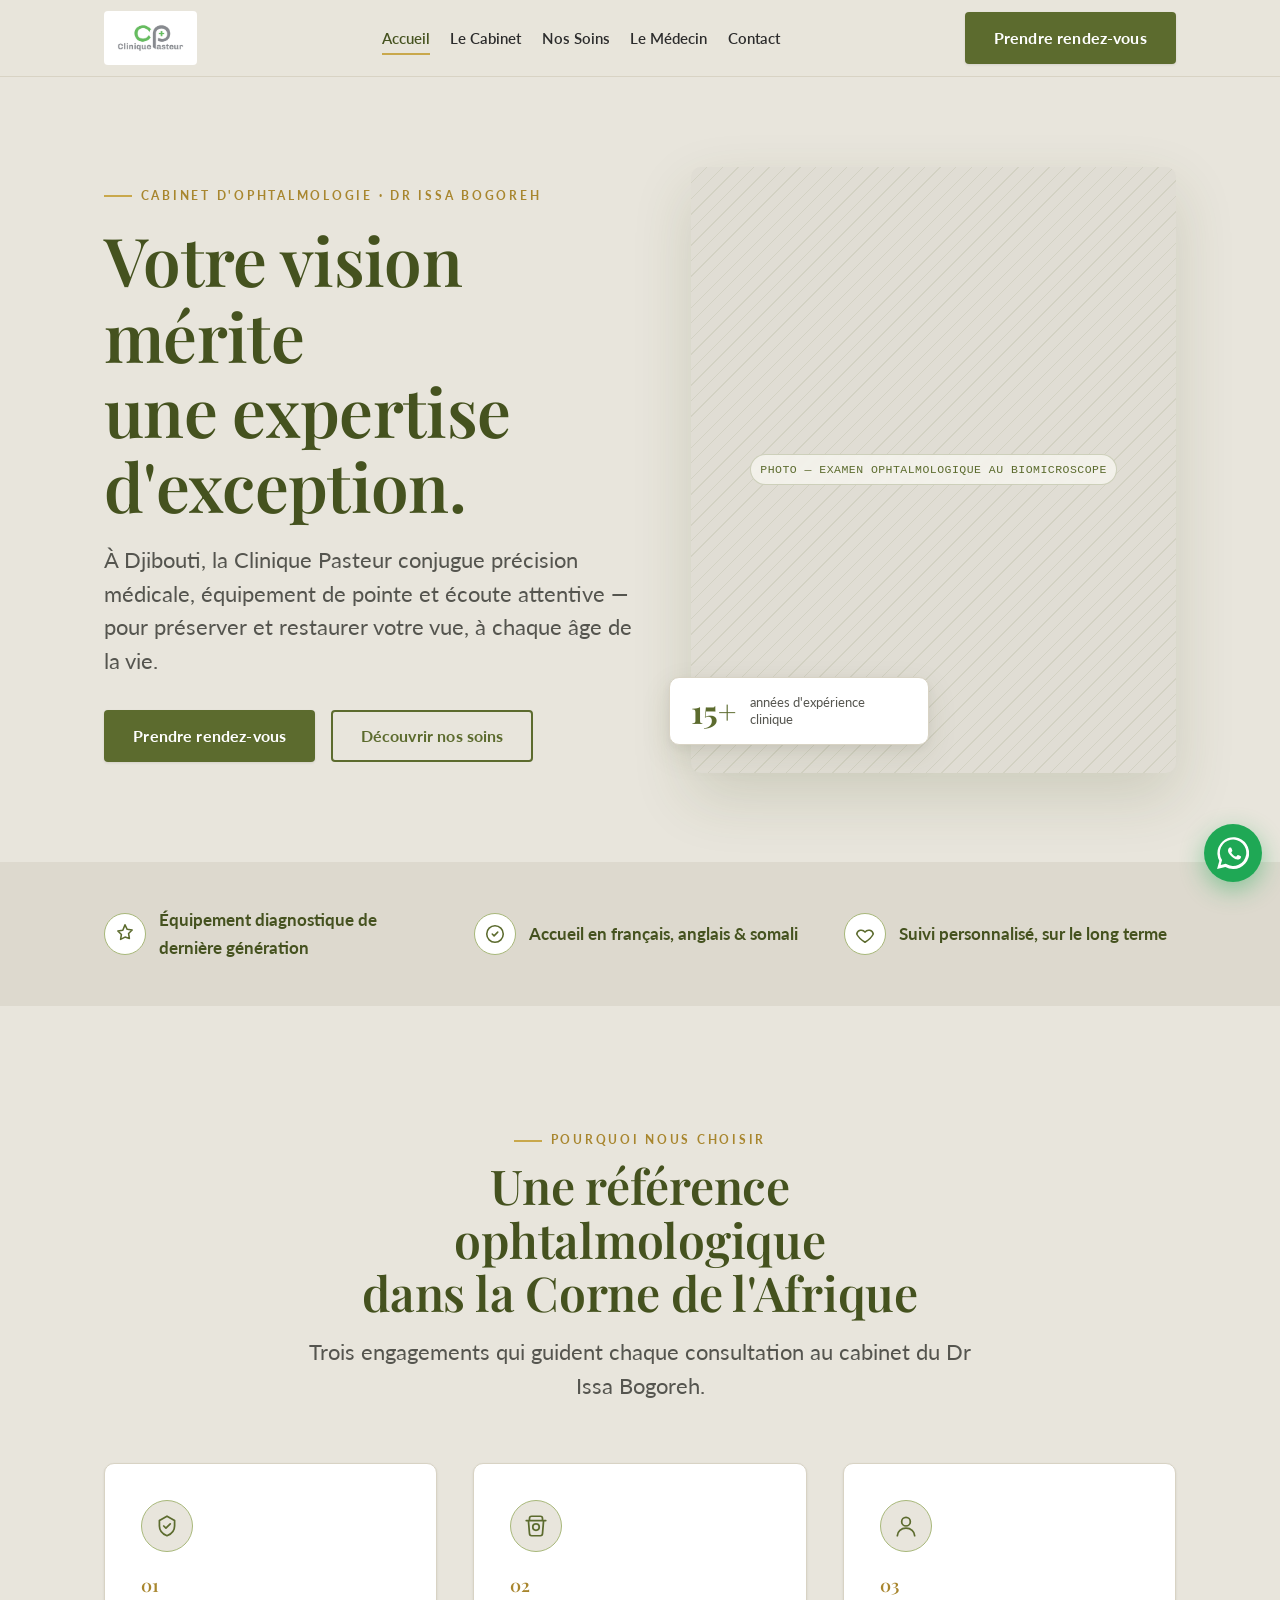
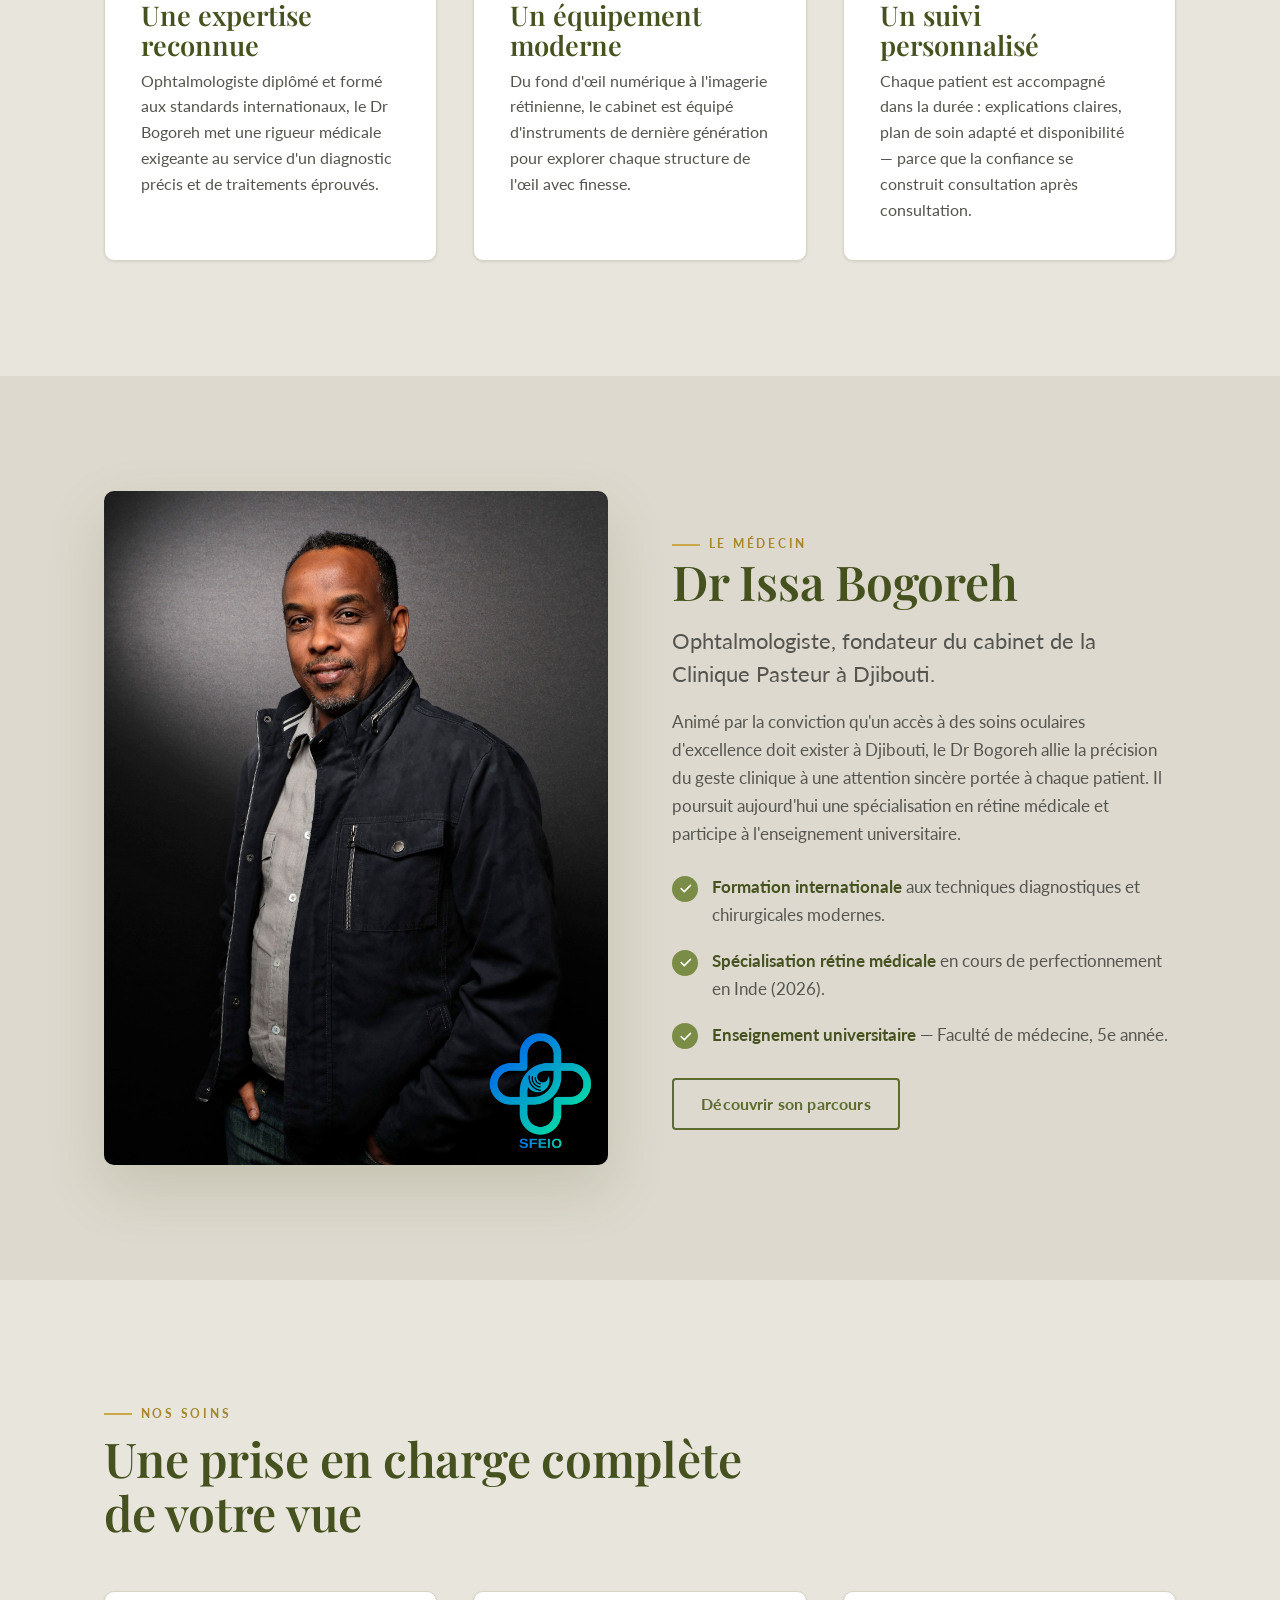
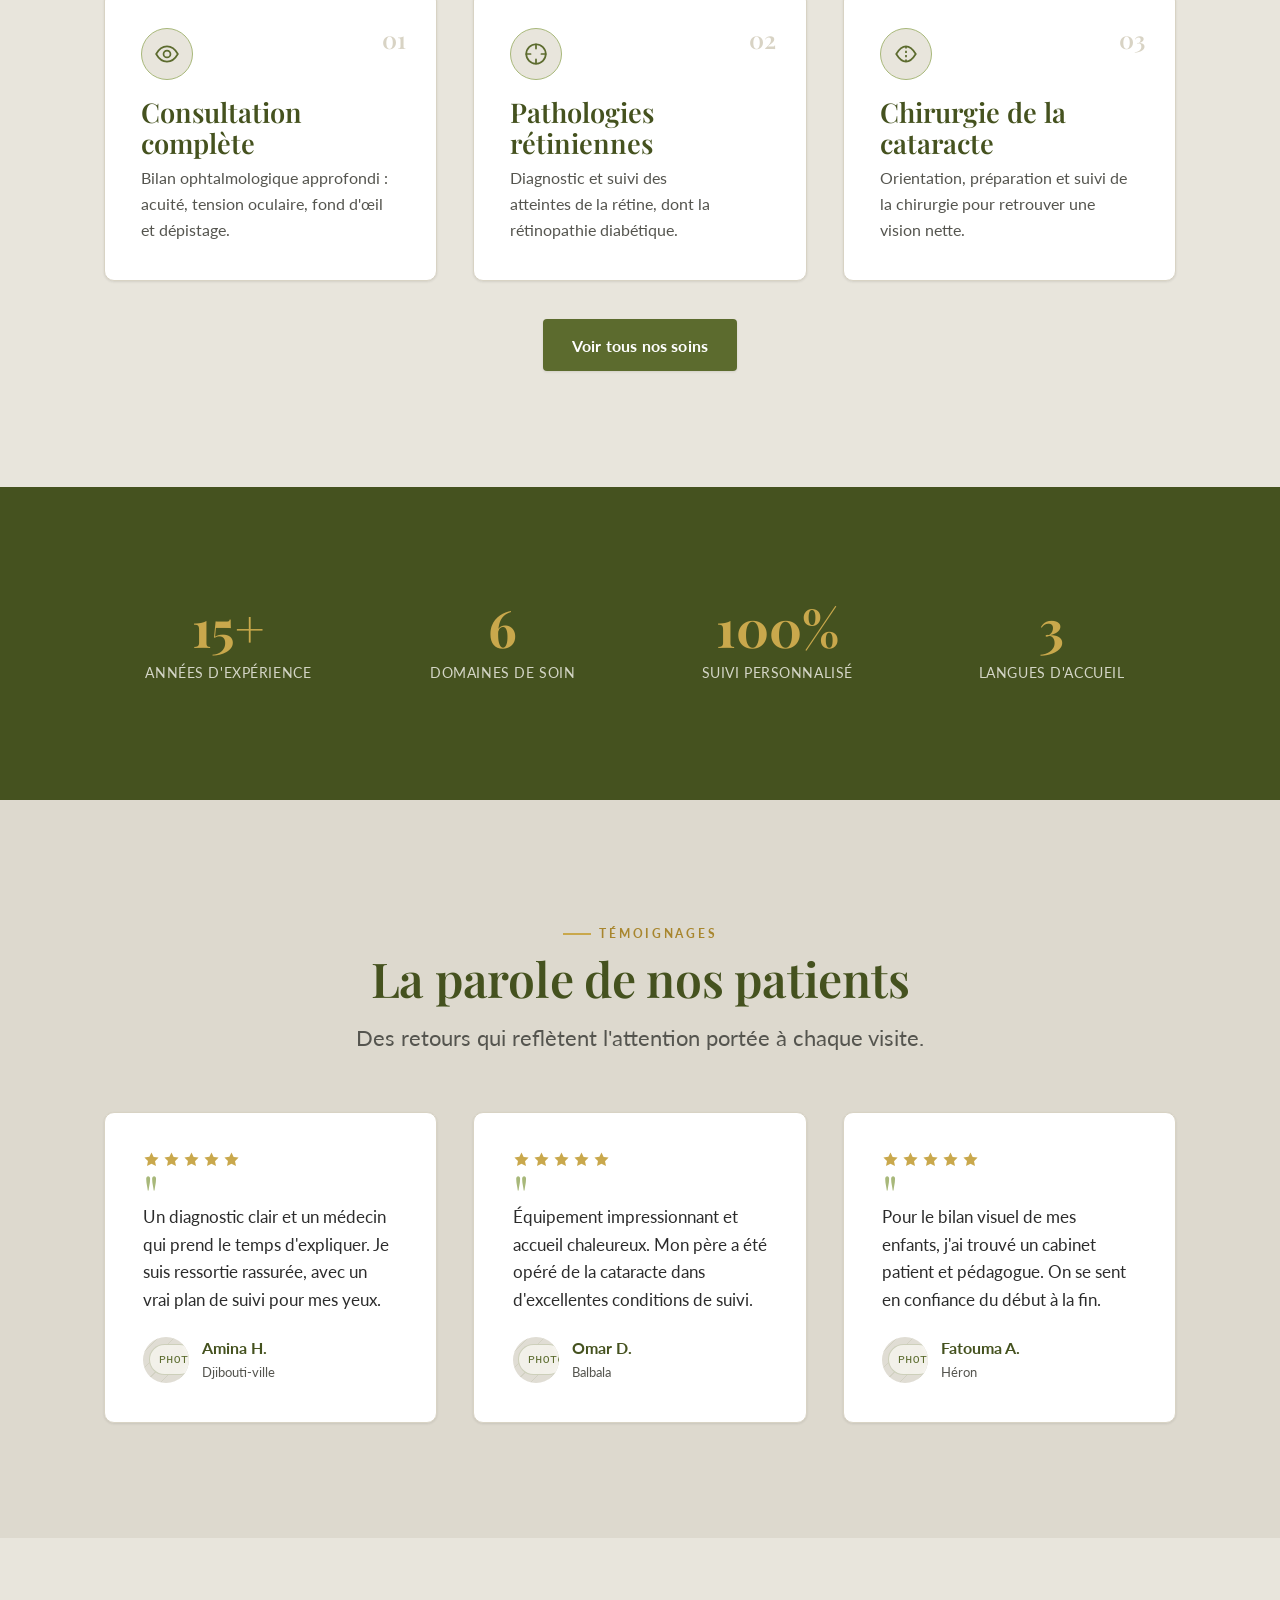
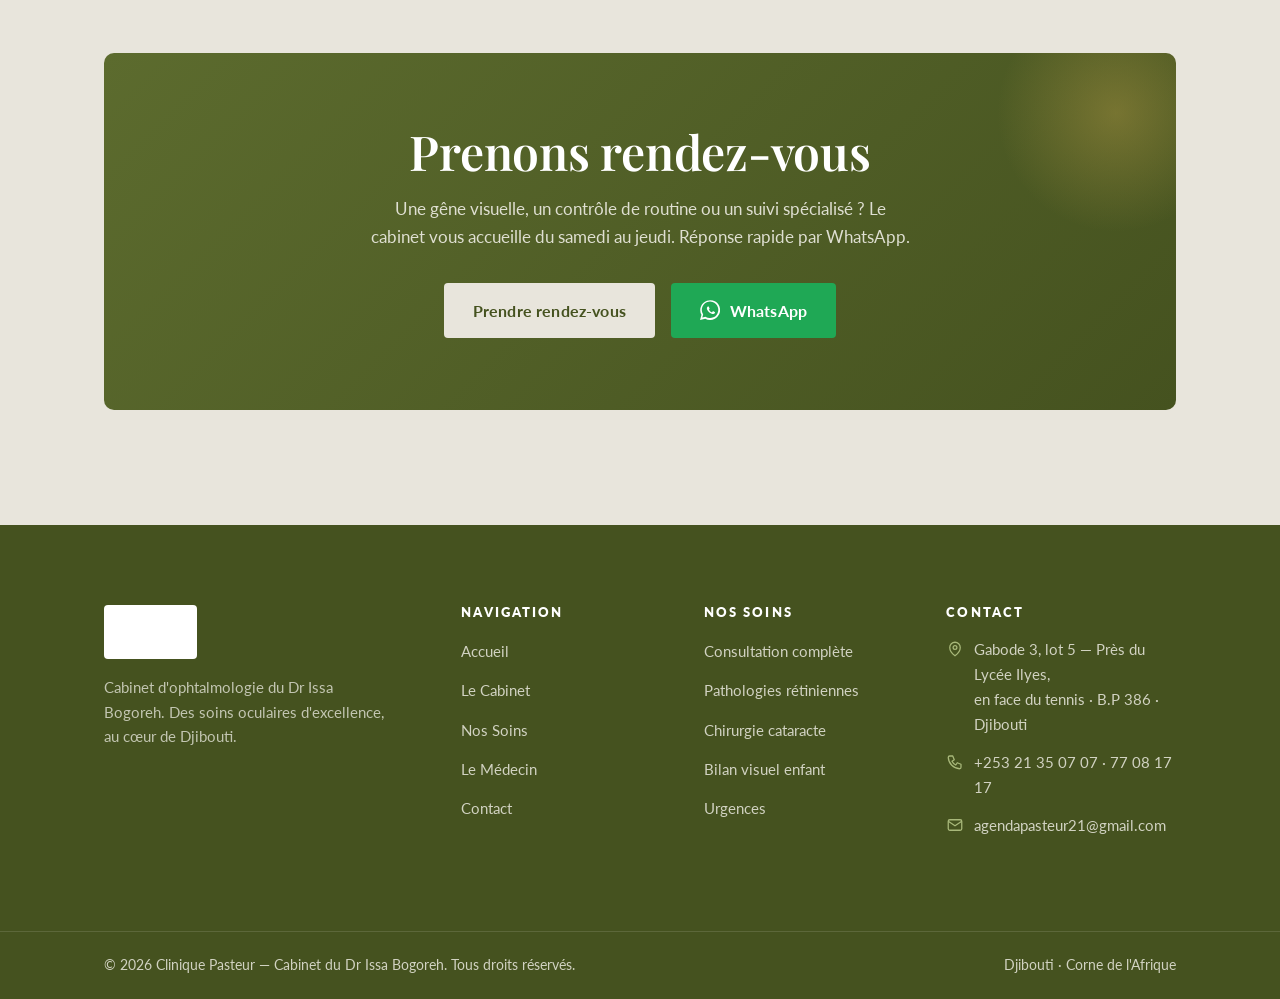
<file: index.html>
<!DOCTYPE html>
<html lang="fr">
<head>
<meta charset="UTF-8">
<meta name="viewport" content="width=device-width, initial-scale=1">
<title>Clinique Pasteur — Cabinet d'Ophtalmologie · Dr Issa Bogoreh · Djibouti</title>
<meta name="description" content="Cabinet d'ophtalmologie du Dr Issa Bogoreh à Djibouti. Consultations, pathologies rétiniennes, chirurgie de la cataracte et suivi personnalisé. Prenez rendez-vous.">
<link rel="preconnect" href="https://fonts.googleapis.com">
<link rel="preconnect" href="https://fonts.gstatic.com" crossorigin>
<link href="https://fonts.googleapis.com/css2?family=Playfair+Display:wght@500;600;700&family=Lato:wght@400;700;900&display=swap" rel="stylesheet">
<link rel="stylesheet" href="css/styles.css">
</head>
<body>
<a class="skip-link" href="#main">Aller au contenu</a>

<!-- ============ HEADER ============ -->
<header class="site-header">
  <div class="container">
    <nav class="nav" data-open="false" aria-label="Navigation principale">
      <a class="brand" href="index.html" aria-label="Clinique Pasteur — accueil">
        <img src="images/logo-clinique-pasteur.jpg" alt="Clinique Pasteur" class="brand__logo">
      </a>

      <button class="nav__toggle" aria-label="Ouvrir le menu" aria-expanded="false" aria-controls="menu">
        <svg viewBox="0 0 24 24" fill="none" stroke="currentColor" stroke-width="2" stroke-linecap="round"><path d="M3 6h18M3 12h18M3 18h18"/></svg>
      </button>

      <div class="nav__drawer" id="menu">
        <ul class="nav__links">
          <li><a href="index.html" aria-current="page">Accueil</a></li>
          <li><a href="cabinet.html">Le Cabinet</a></li>
          <li><a href="soins.html">Nos Soins</a></li>
          <li><a href="medecin.html">Le Médecin</a></li>
          <li><a href="contact.html">Contact</a></li>
        </ul>
        <div class="nav__cta">
          <a class="btn btn--primary" href="contact.html">Prendre rendez-vous</a>
        </div>
      </div>
    </nav>
  </div>
</header>

<main id="main">

  <!-- ============ HERO ============ -->
  <section class="hero">
    <div class="container">
      <div class="hero__grid">
        <div class="hero__content">
          <span class="kicker">Cabinet d'ophtalmologie · Dr Issa Bogoreh</span>
          <h1>Votre vision mérite<br>une expertise d'exception.</h1>
          <p class="lead">À Djibouti, la Clinique Pasteur conjugue précision médicale, équipement de pointe et écoute attentive — pour préserver et restaurer votre vue, à chaque âge de la vie.</p>
          <div class="hero__actions">
            <a class="btn btn--primary" href="contact.html">Prendre rendez-vous</a>
            <a class="btn btn--ghost" href="soins.html">Découvrir nos soins</a>
          </div>
        </div>
        <div class="hero__media reveal">
          <div class="ph hero__img" data-label="Photo — examen ophtalmologique au biomicroscope"></div>
          <div class="hero__badge">
            <span class="stat">15+</span>
            <span class="lbl">années d'expérience clinique</span>
          </div>
        </div>
      </div>
    </div>
  </section>

  <!-- ============ TRUST STRIP ============ -->
  <section class="section section--cream2" style="padding-block: clamp(28px,4vw,44px);">
    <div class="container">
      <div class="grid cols-3" style="gap: clamp(16px,3vw,40px); align-items:center;">
        <div style="display:flex;align-items:center;gap:.8rem;">
          <span style="display:grid;place-items:center;width:42px;height:42px;border-radius:50%;background:var(--white);border:1.5px solid var(--sage-light);color:var(--olive);flex-shrink:0;">
            <svg viewBox="0 0 24 24" width="22" height="22" fill="none" stroke="currentColor" stroke-width="1.7" stroke-linecap="round" stroke-linejoin="round"><path d="M12 2l2.4 4.9 5.4.8-3.9 3.8.9 5.4L12 15.4 7.2 17.9l.9-5.4L4.2 8.7l5.4-.8z"/></svg>
          </span>
          <span style="font-weight:700;color:var(--olive-deep);">Équipement diagnostique de dernière génération</span>
        </div>
        <div style="display:flex;align-items:center;gap:.8rem;">
          <span style="display:grid;place-items:center;width:42px;height:42px;border-radius:50%;background:var(--white);border:1.5px solid var(--sage-light);color:var(--olive);flex-shrink:0;">
            <svg viewBox="0 0 24 24" width="22" height="22" fill="none" stroke="currentColor" stroke-width="1.7" stroke-linecap="round" stroke-linejoin="round"><path d="M3 12a9 9 0 1 0 18 0 9 9 0 0 0-18 0z"/><path d="M9 12l2 2 4-4"/></svg>
          </span>
          <span style="font-weight:700;color:var(--olive-deep);">Accueil en français, anglais & somali</span>
        </div>
        <div style="display:flex;align-items:center;gap:.8rem;">
          <span style="display:grid;place-items:center;width:42px;height:42px;border-radius:50%;background:var(--white);border:1.5px solid var(--sage-light);color:var(--olive);flex-shrink:0;">
            <svg viewBox="0 0 24 24" width="22" height="22" fill="none" stroke="currentColor" stroke-width="1.7" stroke-linecap="round" stroke-linejoin="round"><path d="M12 21s-7-4.5-9-9a5 5 0 0 1 9-2 5 5 0 0 1 9 2c-2 4.5-9 9-9 9z"/></svg>
          </span>
          <span style="font-weight:700;color:var(--olive-deep);">Suivi personnalisé, sur le long terme</span>
        </div>
      </div>
    </div>
  </section>

  <!-- ============ POURQUOI NOUS ============ -->
  <section class="section">
    <div class="container">
      <div class="eyebrow-block center reveal">
        <span class="kicker center">Pourquoi nous choisir</span>
        <h2>Une référence ophtalmologique<br>dans la Corne de l'Afrique</h2>
        <p class="lead">Trois engagements qui guident chaque consultation au cabinet du Dr Issa Bogoreh.</p>
      </div>

      <div class="grid cols-3" style="margin-top: clamp(36px,5vw,60px);">
        <article class="card reveal">
          <div class="card__icon">
            <svg viewBox="0 0 24 24"><path d="M12 3l7 4v5c0 4.5-3 7.5-7 9-4-1.5-7-4.5-7-9V7l7-4z" stroke-linejoin="round"/><path d="M9 12l2 2 4-4" stroke-linecap="round" stroke-linejoin="round"/></svg>
          </div>
          <span class="card__num">01</span>
          <h3>Une expertise reconnue</h3>
          <p>Ophtalmologiste diplômé et formé aux standards internationaux, le Dr Bogoreh met une rigueur médicale exigeante au service d'un diagnostic précis et de traitements éprouvés.</p>
        </article>

        <article class="card reveal">
          <div class="card__icon">
            <svg viewBox="0 0 24 24"><path d="M3 7h18M6 7V5a2 2 0 0 1 2-2h8a2 2 0 0 1 2 2v2M5 7l1 12a2 2 0 0 0 2 2h8a2 2 0 0 0 2-2l1-12" stroke-linecap="round" stroke-linejoin="round"/><circle cx="12" cy="13" r="3"/></svg>
          </div>
          <span class="card__num">02</span>
          <h3>Un équipement moderne</h3>
          <p>Du fond d'œil numérique à l'imagerie rétinienne, le cabinet est équipé d'instruments de dernière génération pour explorer chaque structure de l'œil avec finesse.</p>
        </article>

        <article class="card reveal">
          <div class="card__icon">
            <svg viewBox="0 0 24 24"><circle cx="12" cy="8" r="4"/><path d="M4 21c0-4 3.6-7 8-7s8 3 8 7" stroke-linecap="round"/></svg>
          </div>
          <span class="card__num">03</span>
          <h3>Un suivi personnalisé</h3>
          <p>Chaque patient est accompagné dans la durée : explications claires, plan de soin adapté et disponibilité — parce que la confiance se construit consultation après consultation.</p>
        </article>
      </div>
    </div>
  </section>

  <!-- ============ PRÉSENTATION MÉDECIN ============ -->
  <section class="section section--cream2">
    <div class="container">
      <div class="split">
        <div class="split__media reveal">
          <img src="images/portraits/_AT23495.jpg" alt="Dr Issa Bogoreh, ophtalmologiste — Clinique Pasteur Djibouti" style="width:100%;border-radius:var(--radius-lg);box-shadow:var(--shadow-lg);display:block;">
        </div>
        <div class="split__content reveal">
          <span class="kicker">Le médecin</span>
          <h2>Dr Issa Bogoreh</h2>
          <p class="lead" style="margin-top:1rem;">Ophtalmologiste, fondateur du cabinet de la Clinique Pasteur à Djibouti.</p>
          <p style="margin-top:1rem;color:var(--ink-soft);">Animé par la conviction qu'un accès à des soins oculaires d'excellence doit exister à Djibouti, le Dr Bogoreh allie la précision du geste clinique à une attention sincère portée à chaque patient. Il poursuit aujourd'hui une spécialisation en rétine médicale et participe à l'enseignement universitaire.</p>
          <ul class="flist">
            <li><span class="tick"><svg viewBox="0 0 24 24"><path d="M5 12l5 5L20 7" stroke-linecap="round" stroke-linejoin="round"/></svg></span><span><strong>Formation internationale</strong> aux techniques diagnostiques et chirurgicales modernes.</span></li>
            <li><span class="tick"><svg viewBox="0 0 24 24"><path d="M5 12l5 5L20 7" stroke-linecap="round" stroke-linejoin="round"/></svg></span><span><strong>Spécialisation rétine médicale</strong> en cours de perfectionnement en Inde (2026).</span></li>
            <li><span class="tick"><svg viewBox="0 0 24 24"><path d="M5 12l5 5L20 7" stroke-linecap="round" stroke-linejoin="round"/></svg></span><span><strong>Enseignement universitaire</strong> — Faculté de médecine, 5e année.</span></li>
          </ul>
          <a class="btn btn--ghost" href="medecin.html" style="margin-top:1.8rem;">Découvrir son parcours</a>
        </div>
      </div>
    </div>
  </section>

  <!-- ============ APERÇU SOINS ============ -->
  <section class="section">
    <div class="container">
      <div class="eyebrow-block reveal">
        <span class="kicker">Nos soins</span>
        <h2>Une prise en charge complète de votre vue</h2>
      </div>
      <div class="grid cols-3" style="margin-top: clamp(32px,4vw,52px);">
        <article class="card svc reveal">
          <span class="svc__index">01</span>
          <div class="card__icon"><svg viewBox="0 0 24 24"><path d="M2 12c2.5-4.5 6-7 10-7s7.5 2.5 10 7c-2.5 4.5-6 7-10 7s-7.5-2.5-10-7z"/><circle cx="12" cy="12" r="3.2"/></svg></div>
          <h3>Consultation complète</h3>
          <p>Bilan ophtalmologique approfondi : acuité, tension oculaire, fond d'œil et dépistage.</p>
        </article>
        <article class="card svc reveal">
          <span class="svc__index">02</span>
          <div class="card__icon"><svg viewBox="0 0 24 24"><circle cx="12" cy="12" r="9"/><path d="M12 3v4M12 17v4M3 12h4M17 12h4" stroke-linecap="round"/></svg></div>
          <h3>Pathologies rétiniennes</h3>
          <p>Diagnostic et suivi des atteintes de la rétine, dont la rétinopathie diabétique.</p>
        </article>
        <article class="card svc reveal">
          <span class="svc__index">03</span>
          <div class="card__icon"><svg viewBox="0 0 24 24"><path d="M3 12c3-5 6-7 9-7s6 2 9 7c-3 5-6 7-9 7s-6-2-9-7z"/><path d="M12 5v14" stroke-dasharray="2 2"/></svg></div>
          <h3>Chirurgie de la cataracte</h3>
          <p>Orientation, préparation et suivi de la chirurgie pour retrouver une vision nette.</p>
        </article>
      </div>
      <div class="center reveal" style="margin-top:2.4rem;">
        <a class="btn btn--primary" href="soins.html">Voir tous nos soins</a>
      </div>
    </div>
  </section>

  <!-- ============ STATS ============ -->
  <section class="section section--olive">
    <div class="container">
      <div class="stats reveal">
        <div class="stat-item"><div class="num">15+</div><div class="cap">Années d'expérience</div></div>
        <div class="stat-item"><div class="num">6</div><div class="cap">Domaines de soin</div></div>
        <div class="stat-item"><div class="num">100%</div><div class="cap">Suivi personnalisé</div></div>
        <div class="stat-item"><div class="num">3</div><div class="cap">Langues d'accueil</div></div>
      </div>
    </div>
  </section>

  <!-- ============ TÉMOIGNAGES ============ -->
  <section class="section section--cream2">
    <div class="container">
      <div class="eyebrow-block center reveal">
        <span class="kicker center">Témoignages</span>
        <h2>La parole de nos patients</h2>
        <p class="lead">Des retours qui reflètent l'attention portée à chaque visite.</p>
      </div>
      <div class="grid cols-3" style="margin-top: clamp(36px,5vw,56px);">
        <figure class="quote-card reveal">
          <div class="stars" aria-label="5 sur 5">
            <svg viewBox="0 0 24 24"><path d="M12 2l3 6.5 7 .8-5 5 1.3 7L12 18l-6.3 3.3L7 14l-5-5 7-.8z"/></svg>
            <svg viewBox="0 0 24 24"><path d="M12 2l3 6.5 7 .8-5 5 1.3 7L12 18l-6.3 3.3L7 14l-5-5 7-.8z"/></svg>
            <svg viewBox="0 0 24 24"><path d="M12 2l3 6.5 7 .8-5 5 1.3 7L12 18l-6.3 3.3L7 14l-5-5 7-.8z"/></svg>
            <svg viewBox="0 0 24 24"><path d="M12 2l3 6.5 7 .8-5 5 1.3 7L12 18l-6.3 3.3L7 14l-5-5 7-.8z"/></svg>
            <svg viewBox="0 0 24 24"><path d="M12 2l3 6.5 7 .8-5 5 1.3 7L12 18l-6.3 3.3L7 14l-5-5 7-.8z"/></svg>
          </div>
          <span class="mark">"</span>
          <blockquote>Un diagnostic clair et un médecin qui prend le temps d'expliquer. Je suis ressortie rassurée, avec un vrai plan de suivi pour mes yeux.</blockquote>
          <figcaption class="who">
            <div class="ph ph--circle" data-label="Photo"></div>
            <div><div class="name">Amina H.</div><div class="meta">Djibouti-ville</div></div>
          </figcaption>
        </figure>

        <figure class="quote-card reveal">
          <div class="stars" aria-label="5 sur 5">
            <svg viewBox="0 0 24 24"><path d="M12 2l3 6.5 7 .8-5 5 1.3 7L12 18l-6.3 3.3L7 14l-5-5 7-.8z"/></svg>
            <svg viewBox="0 0 24 24"><path d="M12 2l3 6.5 7 .8-5 5 1.3 7L12 18l-6.3 3.3L7 14l-5-5 7-.8z"/></svg>
            <svg viewBox="0 0 24 24"><path d="M12 2l3 6.5 7 .8-5 5 1.3 7L12 18l-6.3 3.3L7 14l-5-5 7-.8z"/></svg>
            <svg viewBox="0 0 24 24"><path d="M12 2l3 6.5 7 .8-5 5 1.3 7L12 18l-6.3 3.3L7 14l-5-5 7-.8z"/></svg>
            <svg viewBox="0 0 24 24"><path d="M12 2l3 6.5 7 .8-5 5 1.3 7L12 18l-6.3 3.3L7 14l-5-5 7-.8z"/></svg>
          </div>
          <span class="mark">"</span>
          <blockquote>Équipement impressionnant et accueil chaleureux. Mon père a été opéré de la cataracte dans d'excellentes conditions de suivi.</blockquote>
          <figcaption class="who">
            <div class="ph ph--circle" data-label="Photo"></div>
            <div><div class="name">Omar D.</div><div class="meta">Balbala</div></div>
          </figcaption>
        </figure>

        <figure class="quote-card reveal">
          <div class="stars" aria-label="5 sur 5">
            <svg viewBox="0 0 24 24"><path d="M12 2l3 6.5 7 .8-5 5 1.3 7L12 18l-6.3 3.3L7 14l-5-5 7-.8z"/></svg>
            <svg viewBox="0 0 24 24"><path d="M12 2l3 6.5 7 .8-5 5 1.3 7L12 18l-6.3 3.3L7 14l-5-5 7-.8z"/></svg>
            <svg viewBox="0 0 24 24"><path d="M12 2l3 6.5 7 .8-5 5 1.3 7L12 18l-6.3 3.3L7 14l-5-5 7-.8z"/></svg>
            <svg viewBox="0 0 24 24"><path d="M12 2l3 6.5 7 .8-5 5 1.3 7L12 18l-6.3 3.3L7 14l-5-5 7-.8z"/></svg>
            <svg viewBox="0 0 24 24"><path d="M12 2l3 6.5 7 .8-5 5 1.3 7L12 18l-6.3 3.3L7 14l-5-5 7-.8z"/></svg>
          </div>
          <span class="mark">"</span>
          <blockquote>Pour le bilan visuel de mes enfants, j'ai trouvé un cabinet patient et pédagogue. On se sent en confiance du début à la fin.</blockquote>
          <figcaption class="who">
            <div class="ph ph--circle" data-label="Photo"></div>
            <div><div class="name">Fatouma A.</div><div class="meta">Héron</div></div>
          </figcaption>
        </figure>
      </div>
    </div>
  </section>

  <!-- ============ CTA FINAL ============ -->
  <section class="section">
    <div class="container">
      <div class="cta-band reveal">
        <h2>Prenons rendez-vous</h2>
        <p>Une gêne visuelle, un contrôle de routine ou un suivi spécialisé ? Le cabinet vous accueille du samedi au jeudi. Réponse rapide par WhatsApp.</p>
        <div class="actions">
          <a class="btn btn--light" href="contact.html">Prendre rendez-vous</a>
          <a class="btn btn--wa" href="https://wa.me/25377081717" target="_blank" rel="noopener">
            <svg viewBox="0 0 24 24" width="20" height="20" fill="currentColor" aria-hidden="true"><path d="M.06 24l1.7-6.2A11.9 11.9 0 1 1 12 24a12 12 0 0 1-5.74-1.47L.06 24zM6.6 20.1l.36.21a9.9 9.9 0 1 0-3.4-3.4l.23.37-1 3.66 3.81-.84zM17.5 14.3c-.24-.12-1.42-.7-1.64-.78-.22-.08-.38-.12-.54.12-.16.24-.62.78-.76.94-.14.16-.28.18-.52.06-.24-.12-1.01-.37-1.93-1.19-.71-.64-1.19-1.42-1.33-1.66-.14-.24-.01-.37.11-.49.11-.11.24-.28.36-.42.12-.14.16-.24.24-.4.08-.16.04-.3-.02-.42-.06-.12-.54-1.3-.74-1.78-.2-.47-.39-.4-.54-.41h-.46c-.16 0-.42.06-.64.3-.22.24-.84.82-.84 2 0 1.18.86 2.32.98 2.48.12.16 1.69 2.58 4.1 3.62.57.25 1.02.4 1.37.51.57.18 1.1.16 1.51.1.46-.07 1.42-.58 1.62-1.14.2-.56.2-1.04.14-1.14-.06-.1-.22-.16-.46-.28z"/></svg>
            WhatsApp
          </a>
        </div>
      </div>
    </div>
  </section>

</main>

<!-- ============ FOOTER ============ -->
<footer class="site-footer">
  <div class="footer-top">
    <div class="container">
      <div class="footer-grid">
        <div class="footer-brand">
          <a class="brand" href="index.html">
            <img src="images/logo-clinique-pasteur.jpg" alt="Clinique Pasteur" class="brand__logo" style="filter:brightness(0) invert(1);">
          </a>
          <p>Cabinet d'ophtalmologie du Dr Issa Bogoreh. Des soins oculaires d'excellence, au cœur de Djibouti.</p>
        </div>

        <div>
          <h4>Navigation</h4>
          <ul class="footer-links">
            <li><a href="index.html">Accueil</a></li>
            <li><a href="cabinet.html">Le Cabinet</a></li>
            <li><a href="soins.html">Nos Soins</a></li>
            <li><a href="medecin.html">Le Médecin</a></li>
            <li><a href="contact.html">Contact</a></li>
          </ul>
        </div>

        <div>
          <h4>Nos soins</h4>
          <ul class="footer-links">
            <li><a href="soins.html">Consultation complète</a></li>
            <li><a href="soins.html">Pathologies rétiniennes</a></li>
            <li><a href="soins.html">Chirurgie cataracte</a></li>
            <li><a href="soins.html">Bilan visuel enfant</a></li>
            <li><a href="soins.html">Urgences</a></li>
          </ul>
        </div>

        <div>
          <h4>Contact</h4>
          <ul class="footer-contact">
            <li><svg viewBox="0 0 24 24"><path d="M12 21s-7-5-7-11a7 7 0 0 1 14 0c0 6-7 11-7 11z" stroke-linejoin="round"/><circle cx="12" cy="10" r="2.5"/></svg><span>Gabode 3, lot 5 — Près du Lycée Ilyes,<br>en face du tennis · B.P 386 · Djibouti</span></li>
            <li><svg viewBox="0 0 24 24"><path d="M5 4h4l2 5-3 2a11 11 0 0 0 5 5l2-3 5 2v4a2 2 0 0 1-2 2A16 16 0 0 1 3 6a2 2 0 0 1 2-2z" stroke-linejoin="round"/></svg><span><a href="tel:+25321350707">+253 21 35 07 07</a> · <a href="tel:+25377081717">77 08 17 17</a></span></li>
            <li><svg viewBox="0 0 24 24"><rect x="3" y="5" width="18" height="14" rx="2"/><path d="M3 7l9 6 9-6"/></svg><span><a href="mailto:agendapasteur21@gmail.com">agendapasteur21@gmail.com</a></span></li>
          </ul>
        </div>
      </div>
    </div>
  </div>
  <div class="footer-bottom">
    <div class="container">
      <span>© 2026 Clinique Pasteur — Cabinet du Dr Issa Bogoreh. Tous droits réservés.</span>
      <span>Djibouti · Corne de l'Afrique</span>
    </div>
  </div>
</footer>

<!-- Floating WhatsApp -->
<a class="wa-float" href="https://wa.me/25377081717" target="_blank" rel="noopener" aria-label="Contacter par WhatsApp">
  <svg viewBox="0 0 24 24" aria-hidden="true"><path d="M.06 24l1.7-6.2A11.9 11.9 0 1 1 12 24a12 12 0 0 1-5.74-1.47L.06 24zM6.6 20.1l.36.21a9.9 9.9 0 1 0-3.4-3.4l.23.37-1 3.66 3.81-.84zM17.5 14.3c-.24-.12-1.42-.7-1.64-.78-.22-.08-.38-.12-.54.12-.16.24-.62.78-.76.94-.14.16-.28.18-.52.06-.24-.12-1.01-.37-1.93-1.19-.71-.64-1.19-1.42-1.33-1.66-.14-.24-.01-.37.11-.49.11-.11.24-.28.36-.42.12-.14.16-.24.24-.4.08-.16.04-.3-.02-.42-.06-.12-.54-1.3-.74-1.78-.2-.47-.39-.4-.54-.41h-.46c-.16 0-.42.06-.64.3-.22.24-.84.82-.84 2 0 1.18.86 2.32.98 2.48.12.16 1.69 2.58 4.1 3.62.57.25 1.02.4 1.37.51.57.18 1.1.16 1.51.1.46-.07 1.42-.58 1.62-1.14.2-.56.2-1.04.14-1.14-.06-.1-.22-.16-.46-.28z"/></svg>
</a>

<script src="js/site.js"></script>
</body>
</html>
</file>
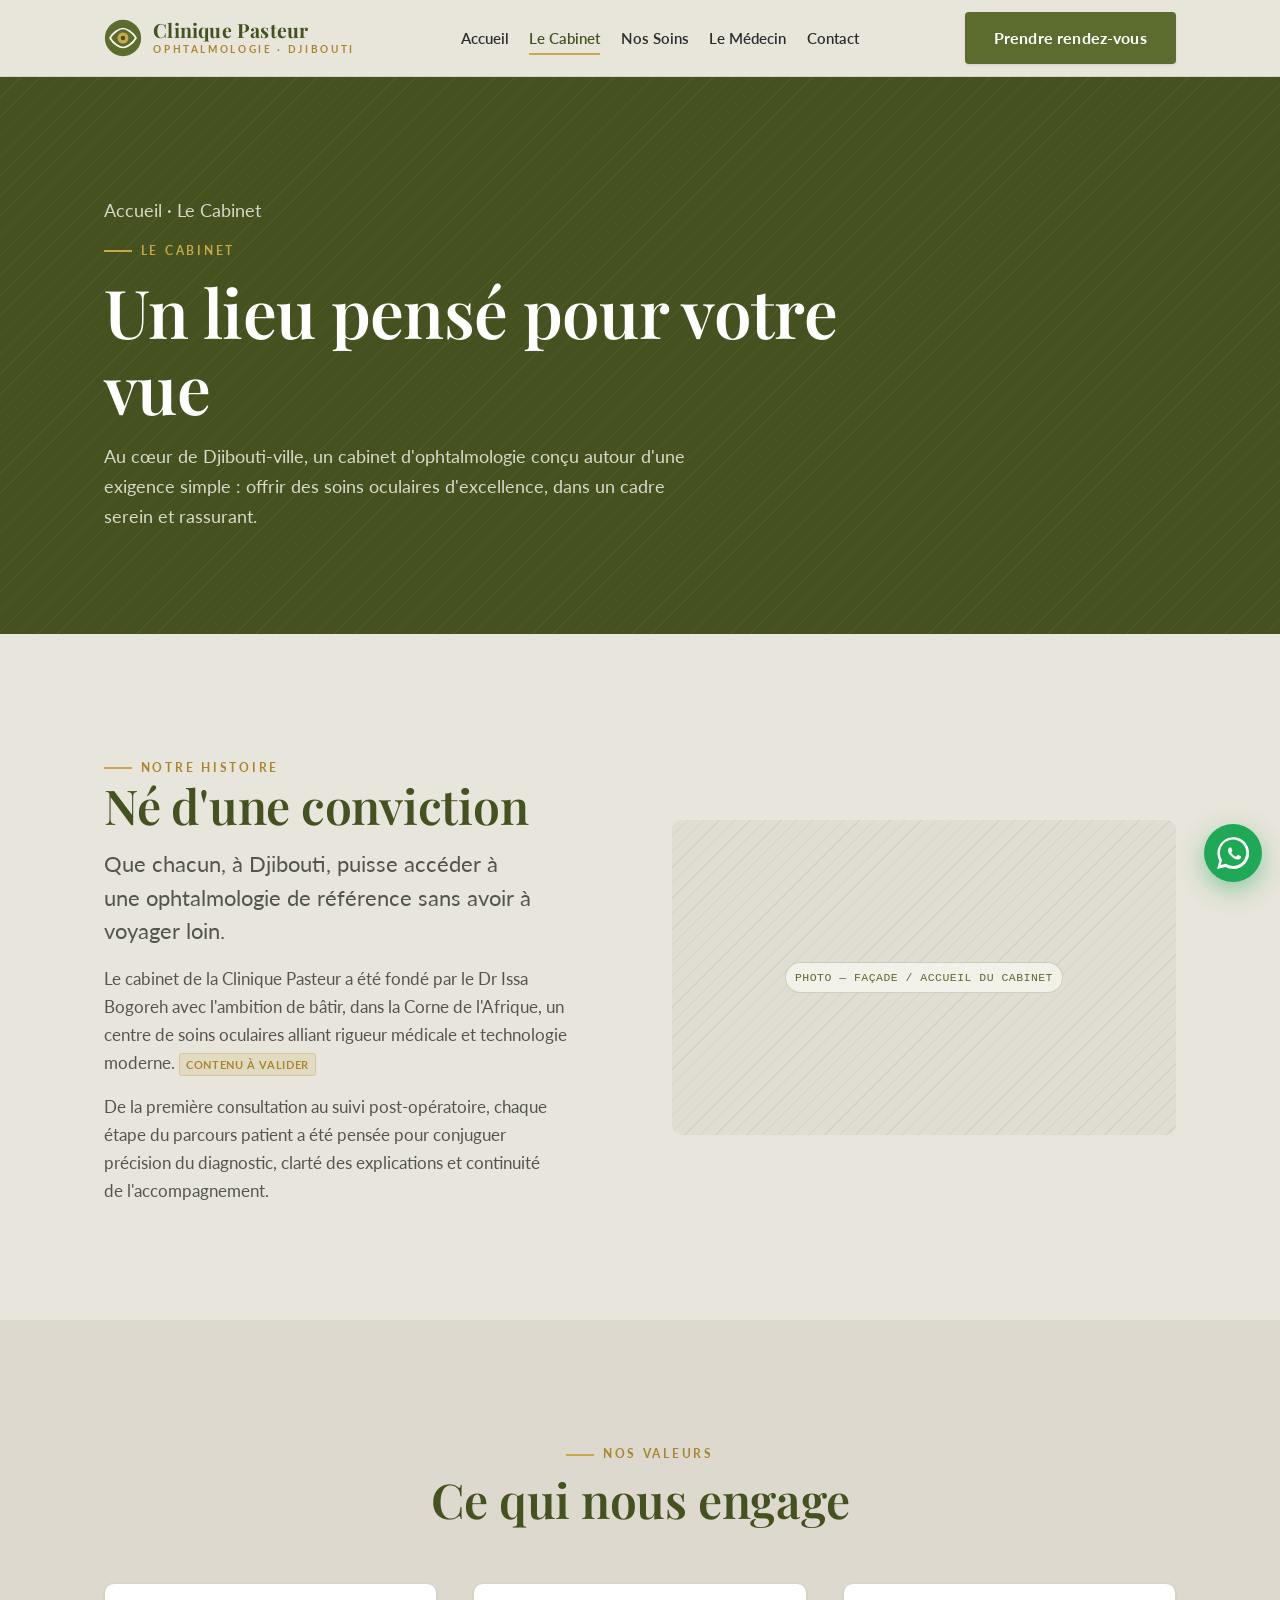
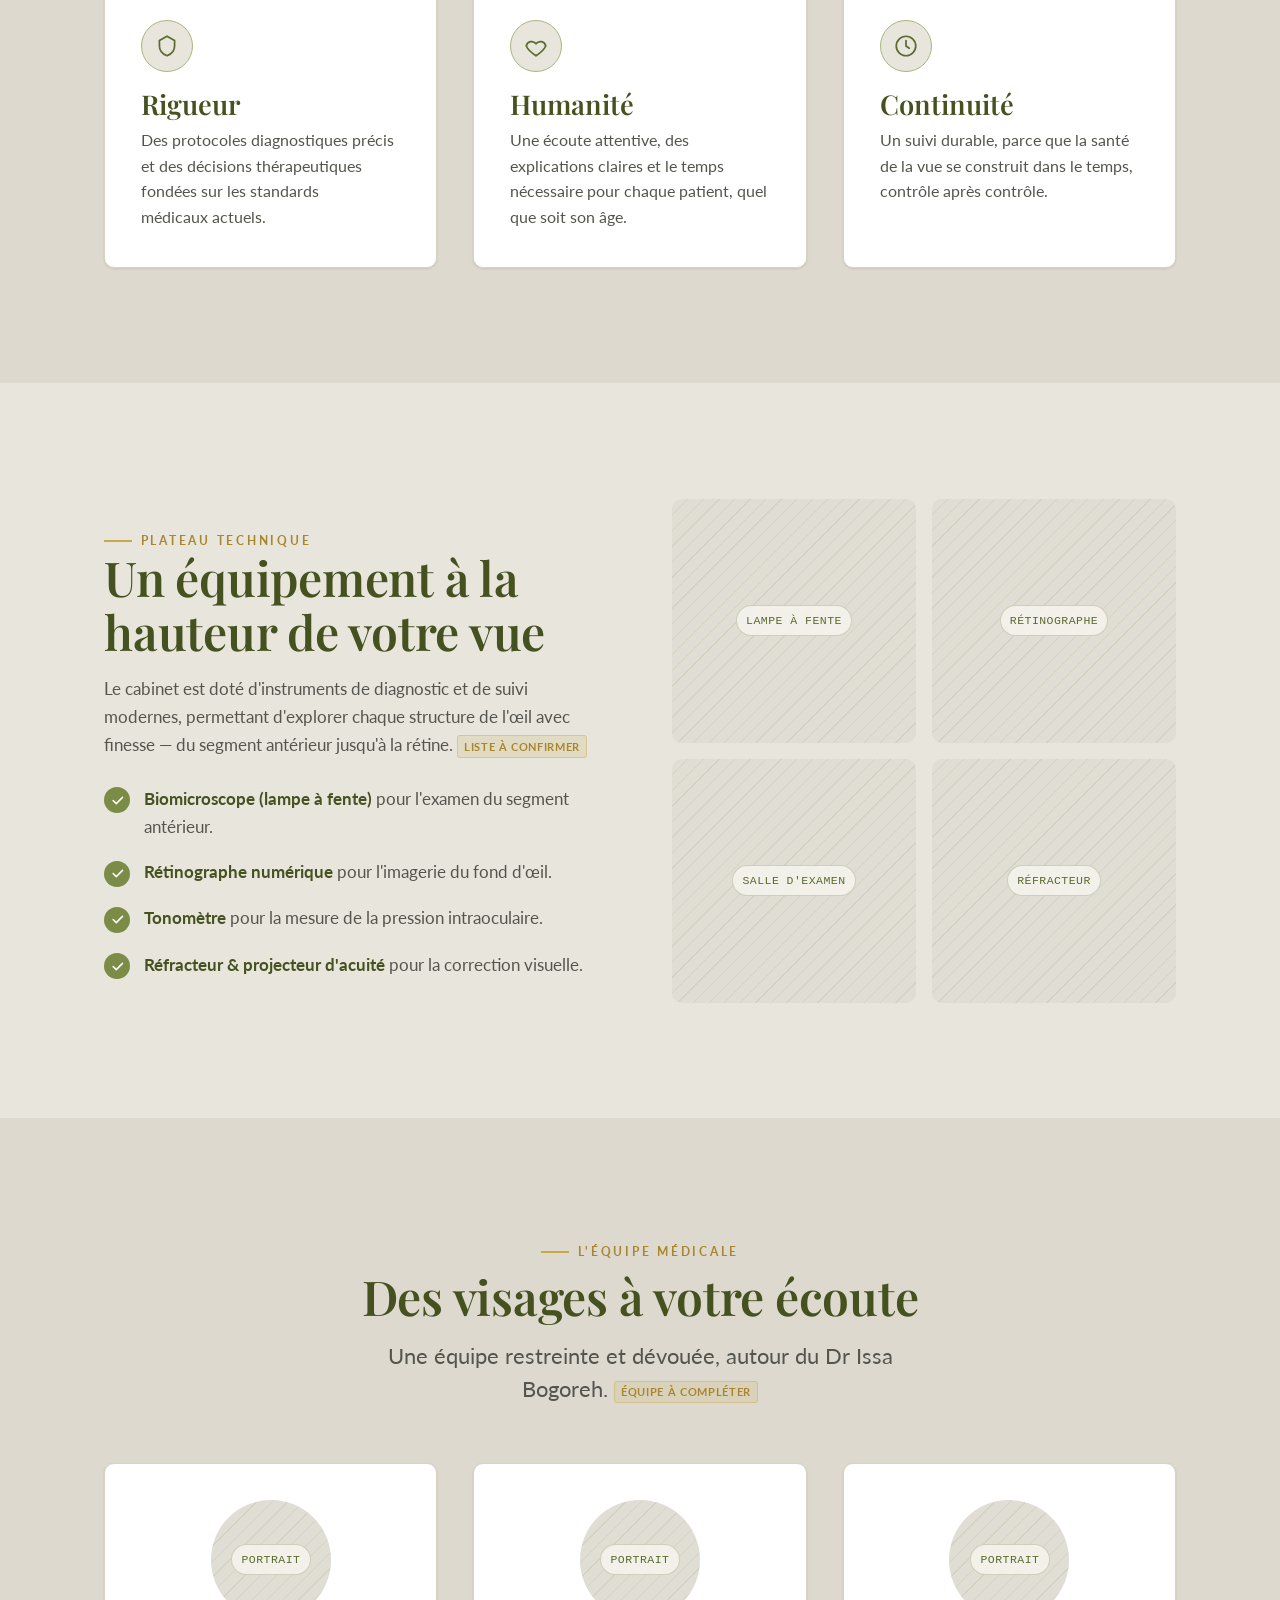
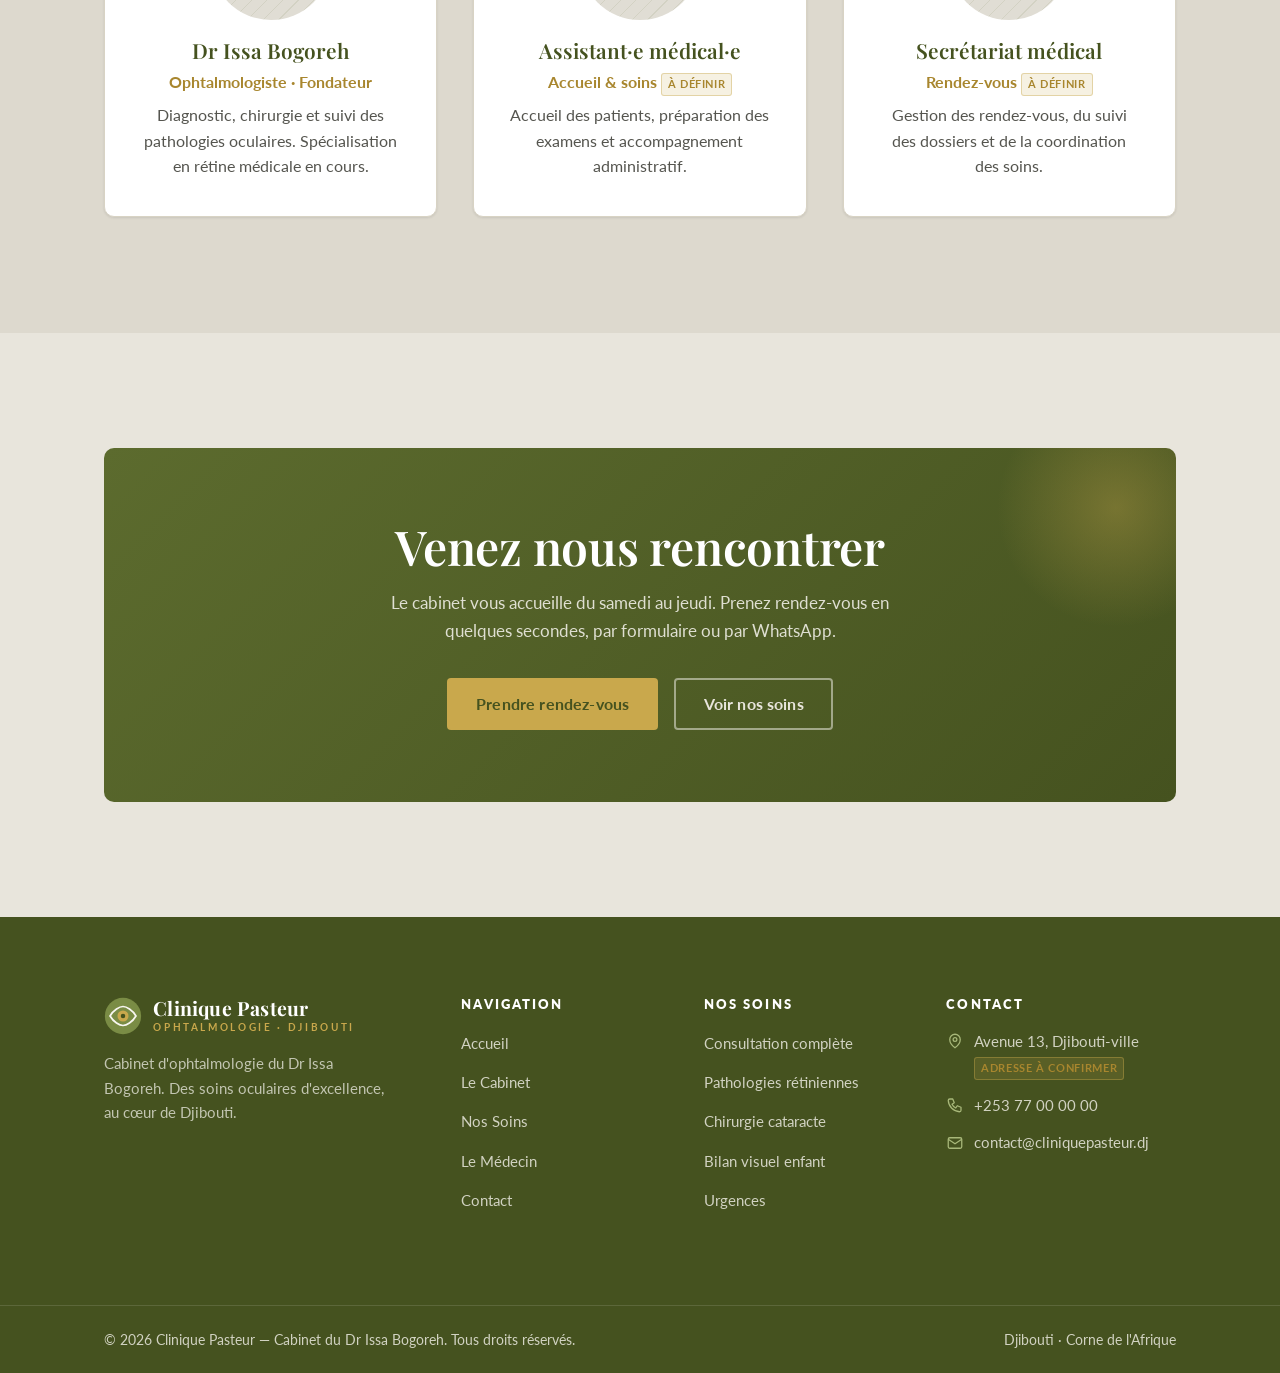
<file: cabinet.html>
<!DOCTYPE html>
<html lang="fr">
<head>
<meta charset="UTF-8">
<meta name="viewport" content="width=device-width, initial-scale=1">
<title>Le Cabinet — Clinique Pasteur · Ophtalmologie · Djibouti</title>
<meta name="description" content="Histoire, valeurs et équipement du cabinet d'ophtalmologie de la Clinique Pasteur à Djibouti, dirigé par le Dr Issa Bogoreh.">
<link rel="preconnect" href="https://fonts.googleapis.com">
<link rel="preconnect" href="https://fonts.gstatic.com" crossorigin>
<link href="https://fonts.googleapis.com/css2?family=Playfair+Display:wght@500;600;700&family=Lato:wght@400;700;900&display=swap" rel="stylesheet">
<link rel="stylesheet" href="css/styles.css">
</head>
<body>
<a class="skip-link" href="#main">Aller au contenu</a>

<header class="site-header">
  <div class="container">
    <nav class="nav" data-open="false" aria-label="Navigation principale">
      <a class="brand" href="index.html" aria-label="Clinique Pasteur — accueil">
        <svg class="brand__mark" viewBox="0 0 44 44" aria-hidden="true">
          <circle cx="22" cy="22" r="21" fill="#5C6B2E"/>
          <path d="M7 22c4-7 11-11 15-11s11 4 15 11c-4 7-11 11-15 11S11 29 7 22Z" fill="none" stroke="#F8F6F0" stroke-width="2"/>
          <circle cx="22" cy="22" r="6.4" fill="#C9A84C"/>
          <circle cx="22" cy="22" r="2.6" fill="#45521F"/>
        </svg>
        <span class="brand__txt">
          <span class="brand__name">Clinique Pasteur</span>
          <span class="brand__sub">Ophtalmologie · Djibouti</span>
        </span>
      </a>
      <button class="nav__toggle" aria-label="Ouvrir le menu" aria-expanded="false" aria-controls="menu">
        <svg viewBox="0 0 24 24" fill="none" stroke="currentColor" stroke-width="2" stroke-linecap="round"><path d="M3 6h18M3 12h18M3 18h18"/></svg>
      </button>
      <div class="nav__drawer" id="menu">
        <ul class="nav__links">
          <li><a href="index.html">Accueil</a></li>
          <li><a href="cabinet.html" aria-current="page">Le Cabinet</a></li>
          <li><a href="soins.html">Nos Soins</a></li>
          <li><a href="medecin.html">Le Médecin</a></li>
          <li><a href="contact.html">Contact</a></li>
        </ul>
        <div class="nav__cta">
          <a class="btn btn--primary" href="contact.html">Prendre rendez-vous</a>
        </div>
      </div>
    </nav>
  </div>
</header>

<main id="main">

  <!-- BANNER -->
  <section class="banner">
    <div class="container">
      <div class="banner__inner">
        <p class="breadcrumb"><a href="index.html">Accueil</a> · Le Cabinet</p>
        <span class="kicker">Le cabinet</span>
        <h1>Un lieu pensé pour votre vue</h1>
        <p>Au cœur de Djibouti-ville, un cabinet d'ophtalmologie conçu autour d'une exigence simple : offrir des soins oculaires d'excellence, dans un cadre serein et rassurant.</p>
      </div>
    </div>
  </section>

  <!-- HISTOIRE -->
  <section class="section">
    <div class="container">
      <div class="split">
        <div class="split__content reveal">
          <span class="kicker">Notre histoire</span>
          <h2>Né d'une conviction</h2>
          <p class="lead" style="margin-top:1rem;">Que chacun, à Djibouti, puisse accéder à une ophtalmologie de référence sans avoir à voyager loin.</p>
          <p style="margin-top:1rem;color:var(--ink-soft);">Le cabinet de la Clinique Pasteur a été fondé par le Dr Issa Bogoreh avec l'ambition de bâtir, dans la Corne de l'Afrique, un centre de soins oculaires alliant rigueur médicale et technologie moderne. <span class="todo-flag">contenu à valider</span></p>
          <p style="margin-top:1rem;color:var(--ink-soft);">De la première consultation au suivi post-opératoire, chaque étape du parcours patient a été pensée pour conjuguer précision du diagnostic, clarté des explications et continuité de l'accompagnement.</p>
        </div>
        <div class="split__media reveal">
          <div class="ph ph--wide" data-label="Photo — façade / accueil du cabinet"></div>
        </div>
      </div>
    </div>
  </section>

  <!-- VALEURS -->
  <section class="section section--cream2">
    <div class="container">
      <div class="eyebrow-block center reveal">
        <span class="kicker center">Nos valeurs</span>
        <h2>Ce qui nous engage</h2>
      </div>
      <div class="grid cols-3" style="margin-top: clamp(36px,5vw,56px);">
        <article class="card reveal">
          <div class="card__icon"><svg viewBox="0 0 24 24"><path d="M12 3l7 4v5c0 4.5-3 7.5-7 9-4-1.5-7-4.5-7-9V7l7-4z" stroke-linejoin="round"/></svg></div>
          <h3>Rigueur</h3>
          <p>Des protocoles diagnostiques précis et des décisions thérapeutiques fondées sur les standards médicaux actuels.</p>
        </article>
        <article class="card reveal">
          <div class="card__icon"><svg viewBox="0 0 24 24"><path d="M12 21s-7-4.5-9-9a5 5 0 0 1 9-2 5 5 0 0 1 9 2c-2 4.5-9 9-9 9z" stroke-linejoin="round"/></svg></div>
          <h3>Humanité</h3>
          <p>Une écoute attentive, des explications claires et le temps nécessaire pour chaque patient, quel que soit son âge.</p>
        </article>
        <article class="card reveal">
          <div class="card__icon"><svg viewBox="0 0 24 24"><circle cx="12" cy="12" r="9"/><path d="M12 7v5l3 2" stroke-linecap="round" stroke-linejoin="round"/></svg></div>
          <h3>Continuité</h3>
          <p>Un suivi durable, parce que la santé de la vue se construit dans le temps, contrôle après contrôle.</p>
        </article>
      </div>
    </div>
  </section>

  <!-- ÉQUIPEMENT -->
  <section class="section">
    <div class="container">
      <div class="split split--reverse">
        <div class="split__content reveal">
          <span class="kicker">Plateau technique</span>
          <h2>Un équipement à la hauteur de votre vue</h2>
          <p style="margin-top:1rem;color:var(--ink-soft);">Le cabinet est doté d'instruments de diagnostic et de suivi modernes, permettant d'explorer chaque structure de l'œil avec finesse — du segment antérieur jusqu'à la rétine. <span class="todo-flag">liste à confirmer</span></p>
          <ul class="flist">
            <li><span class="tick"><svg viewBox="0 0 24 24"><path d="M5 12l5 5L20 7" stroke-linecap="round" stroke-linejoin="round"/></svg></span><span><strong>Biomicroscope (lampe à fente)</strong> pour l'examen du segment antérieur.</span></li>
            <li><span class="tick"><svg viewBox="0 0 24 24"><path d="M5 12l5 5L20 7" stroke-linecap="round" stroke-linejoin="round"/></svg></span><span><strong>Rétinographe numérique</strong> pour l'imagerie du fond d'œil.</span></li>
            <li><span class="tick"><svg viewBox="0 0 24 24"><path d="M5 12l5 5L20 7" stroke-linecap="round" stroke-linejoin="round"/></svg></span><span><strong>Tonomètre</strong> pour la mesure de la pression intraoculaire.</span></li>
            <li><span class="tick"><svg viewBox="0 0 24 24"><path d="M5 12l5 5L20 7" stroke-linecap="round" stroke-linejoin="round"/></svg></span><span><strong>Réfracteur & projecteur d'acuité</strong> pour la correction visuelle.</span></li>
          </ul>
        </div>
        <div class="split__media reveal" style="display:grid;gap:1rem;grid-template-columns:1fr 1fr;">
          <div class="ph ph--square" data-label="Lampe à fente"></div>
          <div class="ph ph--square" data-label="Rétinographe"></div>
          <div class="ph ph--square" data-label="Salle d'examen"></div>
          <div class="ph ph--square" data-label="Réfracteur"></div>
        </div>
      </div>
    </div>
  </section>

  <!-- ÉQUIPE -->
  <section class="section section--cream2">
    <div class="container">
      <div class="eyebrow-block center reveal">
        <span class="kicker center">L'équipe médicale</span>
        <h2>Des visages à votre écoute</h2>
        <p class="lead">Une équipe restreinte et dévouée, autour du Dr Issa Bogoreh. <span class="todo-flag">équipe à compléter</span></p>
      </div>
      <div class="grid cols-3" style="margin-top: clamp(36px,5vw,56px);">
        <article class="card reveal" style="text-align:center;">
          <div class="ph ph--circle" data-label="Portrait" style="width:120px;height:120px;margin:0 auto 1.2rem;"></div>
          <h3 style="font-size:1.3rem;">Dr Issa Bogoreh</h3>
          <p style="color:var(--gold-deep);font-weight:700;margin-bottom:.4rem;">Ophtalmologiste · Fondateur</p>
          <p>Diagnostic, chirurgie et suivi des pathologies oculaires. Spécialisation en rétine médicale en cours.</p>
        </article>
        <article class="card reveal" style="text-align:center;">
          <div class="ph ph--circle" data-label="Portrait" style="width:120px;height:120px;margin:0 auto 1.2rem;"></div>
          <h3 style="font-size:1.3rem;">Assistant·e médical·e</h3>
          <p style="color:var(--gold-deep);font-weight:700;margin-bottom:.4rem;">Accueil & soins <span class="todo-flag">à définir</span></p>
          <p>Accueil des patients, préparation des examens et accompagnement administratif.</p>
        </article>
        <article class="card reveal" style="text-align:center;">
          <div class="ph ph--circle" data-label="Portrait" style="width:120px;height:120px;margin:0 auto 1.2rem;"></div>
          <h3 style="font-size:1.3rem;">Secrétariat médical</h3>
          <p style="color:var(--gold-deep);font-weight:700;margin-bottom:.4rem;">Rendez-vous <span class="todo-flag">à définir</span></p>
          <p>Gestion des rendez-vous, du suivi des dossiers et de la coordination des soins.</p>
        </article>
      </div>
    </div>
  </section>

  <!-- CTA -->
  <section class="section">
    <div class="container">
      <div class="cta-band reveal">
        <h2>Venez nous rencontrer</h2>
        <p>Le cabinet vous accueille du samedi au jeudi. Prenez rendez-vous en quelques secondes, par formulaire ou par WhatsApp.</p>
        <div class="actions">
          <a class="btn btn--gold" href="contact.html">Prendre rendez-vous</a>
          <a class="btn btn--ghost-light" href="soins.html">Voir nos soins</a>
        </div>
      </div>
    </div>
  </section>

</main>

<footer class="site-footer">
  <div class="footer-top">
    <div class="container">
      <div class="footer-grid">
        <div class="footer-brand">
          <a class="brand" href="index.html">
            <svg class="brand__mark" viewBox="0 0 44 44" aria-hidden="true">
              <circle cx="22" cy="22" r="21" fill="#7A8C45"/>
              <path d="M7 22c4-7 11-11 15-11s11 4 15 11c-4 7-11 11-15 11S11 29 7 22Z" fill="none" stroke="#F8F6F0" stroke-width="2"/>
              <circle cx="22" cy="22" r="6.4" fill="#C9A84C"/>
              <circle cx="22" cy="22" r="2.6" fill="#45521F"/>
            </svg>
            <span class="brand__txt">
              <span class="brand__name">Clinique Pasteur</span>
              <span class="brand__sub">Ophtalmologie · Djibouti</span>
            </span>
          </a>
          <p>Cabinet d'ophtalmologie du Dr Issa Bogoreh. Des soins oculaires d'excellence, au cœur de Djibouti.</p>
        </div>
        <div>
          <h4>Navigation</h4>
          <ul class="footer-links">
            <li><a href="index.html">Accueil</a></li>
            <li><a href="cabinet.html">Le Cabinet</a></li>
            <li><a href="soins.html">Nos Soins</a></li>
            <li><a href="medecin.html">Le Médecin</a></li>
            <li><a href="contact.html">Contact</a></li>
          </ul>
        </div>
        <div>
          <h4>Nos soins</h4>
          <ul class="footer-links">
            <li><a href="soins.html">Consultation complète</a></li>
            <li><a href="soins.html">Pathologies rétiniennes</a></li>
            <li><a href="soins.html">Chirurgie cataracte</a></li>
            <li><a href="soins.html">Bilan visuel enfant</a></li>
            <li><a href="soins.html">Urgences</a></li>
          </ul>
        </div>
        <div>
          <h4>Contact</h4>
          <ul class="footer-contact">
            <li><svg viewBox="0 0 24 24"><path d="M12 21s-7-5-7-11a7 7 0 0 1 14 0c0 6-7 11-7 11z" stroke-linejoin="round"/><circle cx="12" cy="10" r="2.5"/></svg><span>Avenue 13, Djibouti-ville<br><span class="todo-flag">adresse à confirmer</span></span></li>
            <li><svg viewBox="0 0 24 24"><path d="M5 4h4l2 5-3 2a11 11 0 0 0 5 5l2-3 5 2v4a2 2 0 0 1-2 2A16 16 0 0 1 3 6a2 2 0 0 1 2-2z" stroke-linejoin="round"/></svg><span><a href="tel:+25377000000">+253 77 00 00 00</a></span></li>
            <li><svg viewBox="0 0 24 24"><rect x="3" y="5" width="18" height="14" rx="2"/><path d="M3 7l9 6 9-6"/></svg><span><a href="mailto:contact@cliniquepasteur.dj">contact@cliniquepasteur.dj</a></span></li>
          </ul>
        </div>
      </div>
    </div>
  </div>
  <div class="footer-bottom">
    <div class="container">
      <span>© 2026 Clinique Pasteur — Cabinet du Dr Issa Bogoreh. Tous droits réservés.</span>
      <span>Djibouti · Corne de l'Afrique</span>
    </div>
  </div>
</footer>

<a class="wa-float" href="https://wa.me/25377000000" target="_blank" rel="noopener" aria-label="Contacter par WhatsApp">
  <svg viewBox="0 0 24 24" aria-hidden="true"><path d="M.06 24l1.7-6.2A11.9 11.9 0 1 1 12 24a12 12 0 0 1-5.74-1.47L.06 24zM6.6 20.1l.36.21a9.9 9.9 0 1 0-3.4-3.4l.23.37-1 3.66 3.81-.84zM17.5 14.3c-.24-.12-1.42-.7-1.64-.78-.22-.08-.38-.12-.54.12-.16.24-.62.78-.76.94-.14.16-.28.18-.52.06-.24-.12-1.01-.37-1.93-1.19-.71-.64-1.19-1.42-1.33-1.66-.14-.24-.01-.37.11-.49.11-.11.24-.28.36-.42.12-.14.16-.24.24-.4.08-.16.04-.3-.02-.42-.06-.12-.54-1.3-.74-1.78-.2-.47-.39-.4-.54-.41h-.46c-.16 0-.42.06-.64.3-.22.24-.84.82-.84 2 0 1.18.86 2.32.98 2.48.12.16 1.69 2.58 4.1 3.62.57.25 1.02.4 1.37.51.57.18 1.1.16 1.51.1.46-.07 1.42-.58 1.62-1.14.2-.56.2-1.04.14-1.14-.06-.1-.22-.16-.46-.28z"/></svg>
</a>

<script src="js/site.js"></script>
</body>
</html>
</file>
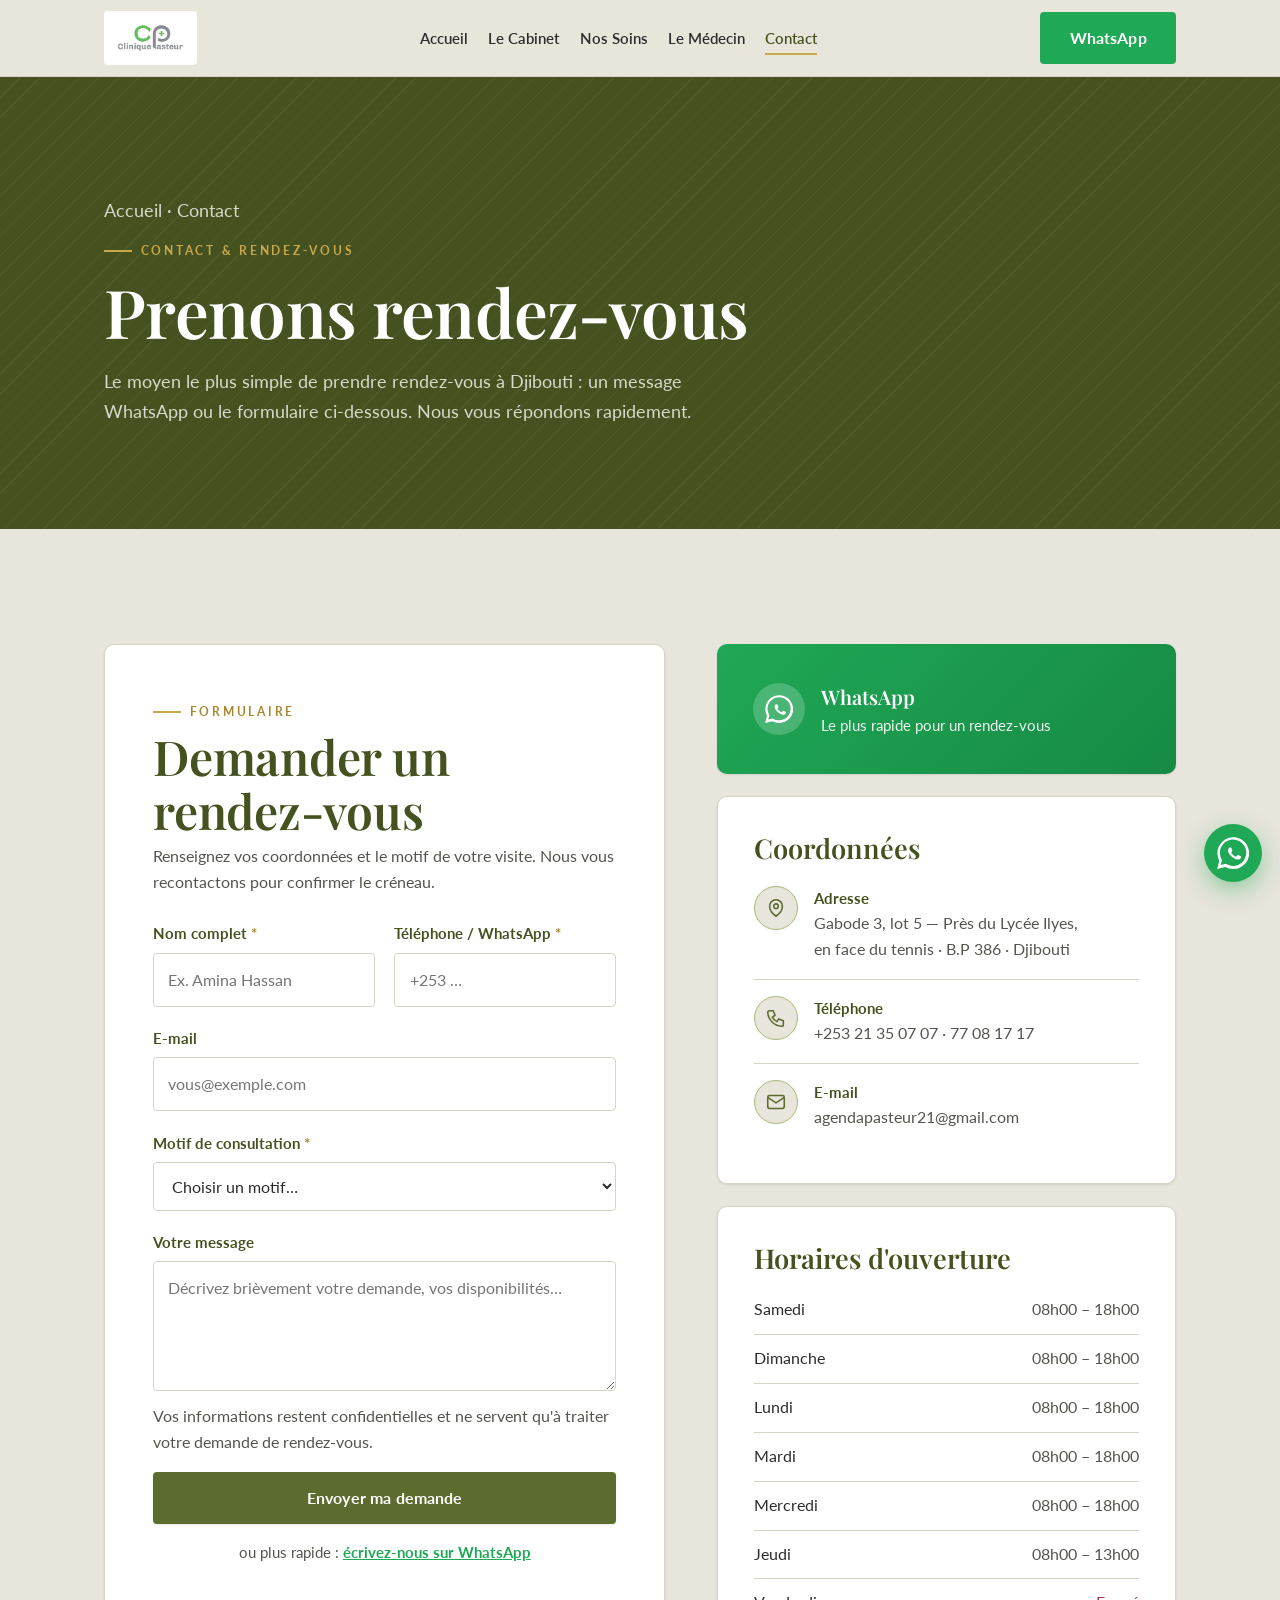
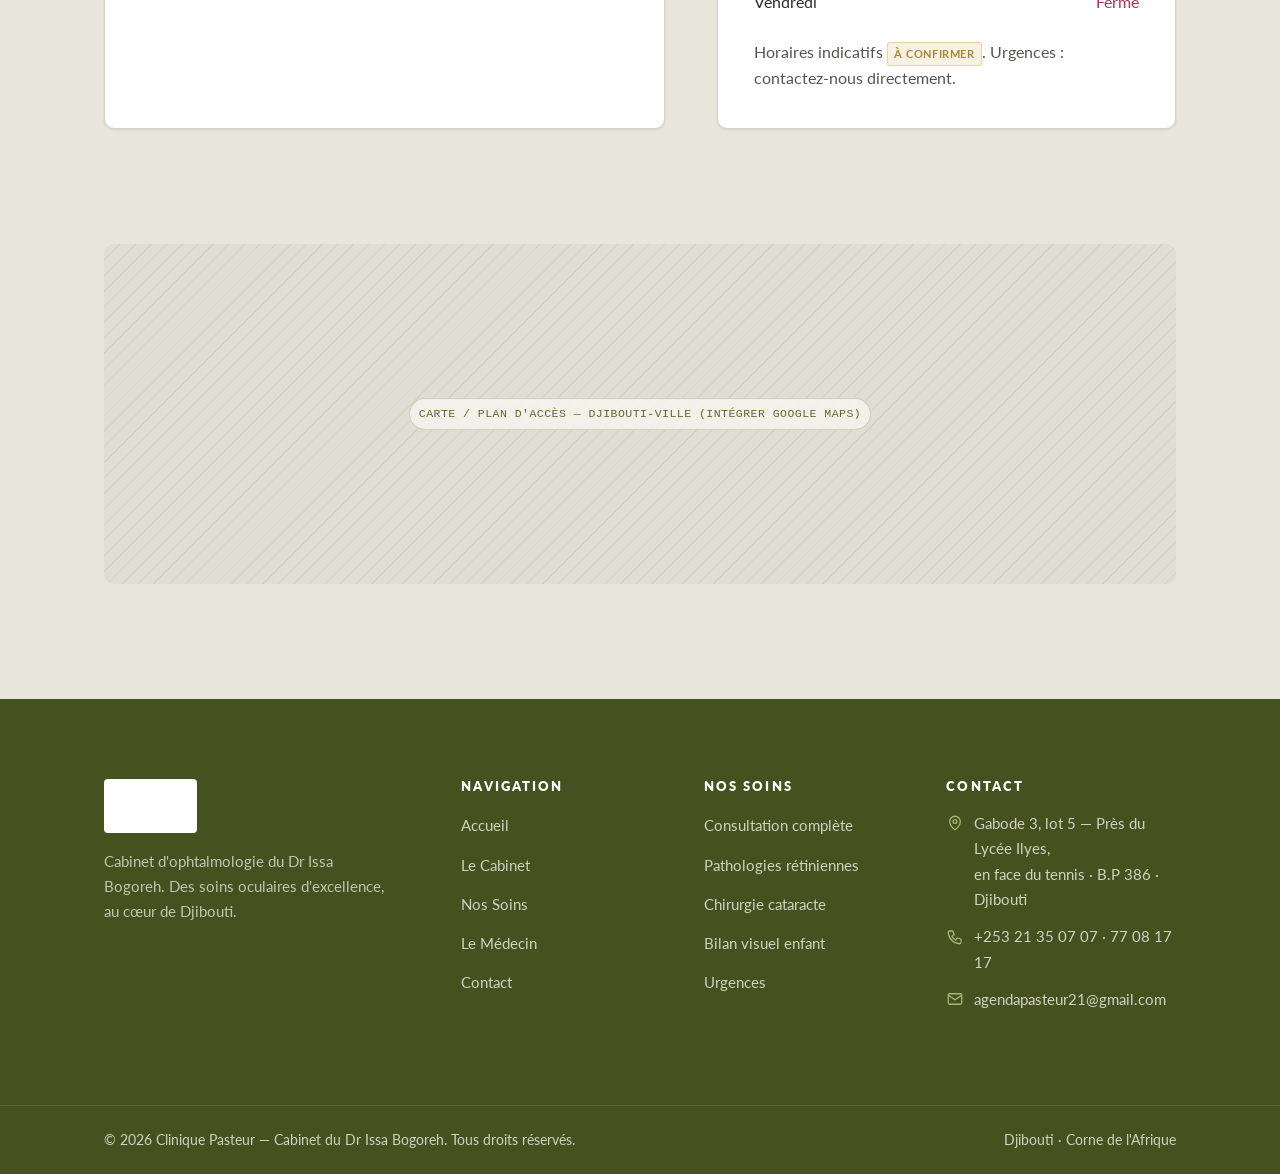
<file: contact.html>
<!DOCTYPE html>
<html lang="fr">
<head>
<meta charset="UTF-8">
<meta name="viewport" content="width=device-width, initial-scale=1">
<title>Contact & Rendez-vous — Clinique Pasteur · Ophtalmologie · Djibouti</title>
<meta name="description" content="Prenez rendez-vous au cabinet d'ophtalmologie du Dr Issa Bogoreh à Djibouti. Formulaire de contact, WhatsApp, horaires et adresse.">
<link rel="preconnect" href="https://fonts.googleapis.com">
<link rel="preconnect" href="https://fonts.gstatic.com" crossorigin>
<link href="https://fonts.googleapis.com/css2?family=Playfair+Display:wght@500;600;700&family=Lato:wght@400;700;900&display=swap" rel="stylesheet">
<link rel="stylesheet" href="css/styles.css">
</head>
<body>
<a class="skip-link" href="#main">Aller au contenu</a>

<header class="site-header">
  <div class="container">
    <nav class="nav" data-open="false" aria-label="Navigation principale">
      <a class="brand" href="index.html" aria-label="Clinique Pasteur — accueil">
        <img src="images/logo-clinique-pasteur.jpg" alt="Clinique Pasteur" class="brand__logo">
      </a>
      <button class="nav__toggle" aria-label="Ouvrir le menu" aria-expanded="false" aria-controls="menu">
        <svg viewBox="0 0 24 24" fill="none" stroke="currentColor" stroke-width="2" stroke-linecap="round"><path d="M3 6h18M3 12h18M3 18h18"/></svg>
      </button>
      <div class="nav__drawer" id="menu">
        <ul class="nav__links">
          <li><a href="index.html">Accueil</a></li>
          <li><a href="cabinet.html">Le Cabinet</a></li>
          <li><a href="soins.html">Nos Soins</a></li>
          <li><a href="medecin.html">Le Médecin</a></li>
          <li><a href="contact.html" aria-current="page">Contact</a></li>
        </ul>
        <div class="nav__cta">
          <a class="btn btn--wa" href="https://wa.me/25377081717" target="_blank" rel="noopener">WhatsApp</a>
        </div>
      </div>
    </nav>
  </div>
</header>

<main id="main">

  <section class="banner">
    <div class="container">
      <div class="banner__inner">
        <p class="breadcrumb"><a href="index.html">Accueil</a> · Contact</p>
        <span class="kicker">Contact & rendez-vous</span>
        <h1>Prenons rendez-vous</h1>
        <p>Le moyen le plus simple de prendre rendez-vous à Djibouti : un message WhatsApp ou le formulaire ci-dessous. Nous vous répondons rapidement.</p>
      </div>
    </div>
  </section>

  <!-- CONTACT GRID -->
  <section class="section">
    <div class="container">
      <div class="grid" style="grid-template-columns: 1.1fr .9fr; gap: clamp(28px,4vw,56px); align-items:start;">

        <!-- FORM -->
        <div class="card reveal" style="padding: clamp(28px,4vw,48px);">
          <span class="kicker">Formulaire</span>
          <h2 style="margin:.5rem 0 .4rem;">Demander un rendez-vous</h2>
          <p style="color:var(--ink-soft);margin-bottom:1.6rem;">Renseignez vos coordonnées et le motif de votre visite. Nous vous recontactons pour confirmer le créneau.</p>

          <div class="card" role="status" data-form-ok hidden tabindex="-1" style="background:rgba(122,140,69,.1);border-color:var(--sage);margin-bottom:1.4rem;padding:1.1rem 1.3rem;">
            <strong style="color:var(--olive-deep);">Merci, votre demande a bien été prise en compte.</strong>
            <p style="margin-top:.3rem;color:var(--ink-soft);font-size:.95rem;">Nous vous recontacterons rapidement pour confirmer votre rendez-vous. (Démonstration — aucun message n'a réellement été envoyé.)</p>
          </div>

          <form data-contact-form novalidate>
            <div class="form-row">
              <div class="field">
                <label for="nom">Nom complet <span class="req" aria-hidden="true">*</span></label>
                <input id="nom" name="nom" type="text" autocomplete="name" required placeholder="Ex. Amina Hassan">
              </div>
              <div class="field">
                <label for="tel">Téléphone / WhatsApp <span class="req" aria-hidden="true">*</span></label>
                <input id="tel" name="tel" type="tel" autocomplete="tel" required placeholder="+253 …">
              </div>
            </div>
            <div class="field">
              <label for="email">E-mail</label>
              <input id="email" name="email" type="email" autocomplete="email" placeholder="vous@exemple.com">
            </div>
            <div class="field">
              <label for="motif">Motif de consultation <span class="req" aria-hidden="true">*</span></label>
              <select id="motif" name="motif" required>
                <option value="" selected disabled>Choisir un motif…</option>
                <option>Consultation ophtalmologique complète</option>
                <option>Pathologie rétinienne / suivi</option>
                <option>Chirurgie de la cataracte</option>
                <option>Correction visuelle (lunettes / lentilles)</option>
                <option>Bilan visuel enfant</option>
                <option>Urgence ophtalmologique</option>
                <option>Autre</option>
              </select>
            </div>
            <div class="field">
              <label for="msg">Votre message</label>
              <textarea id="msg" name="msg" placeholder="Décrivez brièvement votre demande, vos disponibilités…"></textarea>
            </div>
            <p class="form-note">Vos informations restent confidentielles et ne servent qu'à traiter votre demande de rendez-vous.</p>
            <button type="submit" class="btn btn--primary btn--block" style="margin-top:1rem;">Envoyer ma demande</button>
            <p style="text-align:center;margin-top:1rem;color:var(--ink-soft);font-size:.92rem;">ou plus rapide&nbsp;:
              <a href="https://wa.me/25377081717" target="_blank" rel="noopener" style="color:#1FA855;font-weight:700;text-decoration:underline;">écrivez-nous sur WhatsApp</a>
            </p>
          </form>
        </div>

        <!-- INFOS -->
        <div class="reveal" style="display:grid;gap:1.4rem;">
          <a class="card" href="https://wa.me/25377081717" target="_blank" rel="noopener" style="display:block;background:linear-gradient(135deg,#1FA855,#178a45);border:none;color:#fff;">
            <div style="display:flex;align-items:center;gap:1rem;">
              <span style="width:52px;height:52px;border-radius:50%;background:rgba(255,255,255,.2);display:grid;place-items:center;flex-shrink:0;">
                <svg viewBox="0 0 24 24" width="28" height="28" fill="#fff" aria-hidden="true"><path d="M.06 24l1.7-6.2A11.9 11.9 0 1 1 12 24a12 12 0 0 1-5.74-1.47L.06 24zM6.6 20.1l.36.21a9.9 9.9 0 1 0-3.4-3.4l.23.37-1 3.66 3.81-.84zM17.5 14.3c-.24-.12-1.42-.7-1.64-.78-.22-.08-.38-.12-.54.12-.16.24-.62.78-.76.94-.14.16-.28.18-.52.06-.24-.12-1.01-.37-1.93-1.19-.71-.64-1.19-1.42-1.33-1.66-.14-.24-.01-.37.11-.49.11-.11.24-.28.36-.42.12-.14.16-.24.24-.4.08-.16.04-.3-.02-.42-.06-.12-.54-1.3-.74-1.78-.2-.47-.39-.4-.54-.41h-.46c-.16 0-.42.06-.64.3-.22.24-.84.82-.84 2 0 1.18.86 2.32.98 2.48.12.16 1.69 2.58 4.1 3.62.57.25 1.02.4 1.37.51.57.18 1.1.16 1.51.1.46-.07 1.42-.58 1.62-1.14.2-.56.2-1.04.14-1.14-.06-.1-.22-.16-.46-.28z"/></svg>
              </span>
              <div>
                <div style="font-family:var(--serif);font-size:1.25rem;font-weight:600;">WhatsApp</div>
                <div style="opacity:.92;font-size:.95rem;">Le plus rapide pour un rendez-vous</div>
              </div>
            </div>
          </a>

          <div class="card">
            <h3 style="margin-bottom:.4rem;">Coordonnées</h3>
            <div class="info-row">
              <span class="ic"><svg viewBox="0 0 24 24"><path d="M12 21s-7-5-7-11a7 7 0 0 1 14 0c0 6-7 11-7 11z" stroke-linejoin="round"/><circle cx="12" cy="10" r="2.5"/></svg></span>
              <div><div class="label">Adresse</div><div class="val">Gabode 3, lot 5 — Près du Lycée Ilyes,<br>en face du tennis · B.P 386 · Djibouti</div></div>
            </div>
            <div class="info-row">
              <span class="ic"><svg viewBox="0 0 24 24"><path d="M5 4h4l2 5-3 2a11 11 0 0 0 5 5l2-3 5 2v4a2 2 0 0 1-2 2A16 16 0 0 1 3 6a2 2 0 0 1 2-2z" stroke-linejoin="round"/></svg></span>
              <div><div class="label">Téléphone</div><div class="val"><a href="tel:+25321350707">+253 21 35 07 07</a> · <a href="tel:+25377081717">77 08 17 17</a></div></div>
            </div>
            <div class="info-row">
              <span class="ic"><svg viewBox="0 0 24 24"><rect x="3" y="5" width="18" height="14" rx="2"/><path d="M3 7l9 6 9-6"/></svg></span>
              <div><div class="label">E-mail</div><div class="val"><a href="mailto:agendapasteur21@gmail.com">agendapasteur21@gmail.com</a></div></div>
            </div>
          </div>

          <div class="card">
            <h3 style="margin-bottom:.8rem;">Horaires d'ouverture</h3>
            <table class="hours-table">
              <tbody>
                <tr><td>Samedi</td><td>08h00 – 18h00</td></tr>
                <tr><td>Dimanche</td><td>08h00 – 18h00</td></tr>
                <tr><td>Lundi</td><td>08h00 – 18h00</td></tr>
                <tr><td>Mardi</td><td>08h00 – 18h00</td></tr>
                <tr><td>Mercredi</td><td>08h00 – 18h00</td></tr>
                <tr><td>Jeudi</td><td>08h00 – 13h00</td></tr>
                <tr class="closed"><td>Vendredi</td><td>Fermé</td></tr>
              </tbody>
            </table>
            <p class="form-note" style="margin-top:.8rem;">Horaires indicatifs <span class="todo-flag">à confirmer</span>. Urgences : contactez-nous directement.</p>
          </div>
        </div>

      </div>
    </div>
  </section>

  <!-- MAP -->
  <section class="section" style="padding-top:0;">
    <div class="container">
      <div class="reveal">
        <div class="ph ph--wide" data-label="Carte / plan d'accès — Djibouti-ville (intégrer Google Maps)" style="min-height:340px;aspect-ratio:auto;"></div>
      </div>
    </div>
  </section>

</main>

<footer class="site-footer">
  <div class="footer-top">
    <div class="container">
      <div class="footer-grid">
        <div class="footer-brand">
          <a class="brand" href="index.html">
            <img src="images/logo-clinique-pasteur.jpg" alt="Clinique Pasteur" class="brand__logo" style="filter:brightness(0) invert(1);">
          </a>
          <p>Cabinet d'ophtalmologie du Dr Issa Bogoreh. Des soins oculaires d'excellence, au cœur de Djibouti.</p>
        </div>
        <div>
          <h4>Navigation</h4>
          <ul class="footer-links">
            <li><a href="index.html">Accueil</a></li>
            <li><a href="cabinet.html">Le Cabinet</a></li>
            <li><a href="soins.html">Nos Soins</a></li>
            <li><a href="medecin.html">Le Médecin</a></li>
            <li><a href="contact.html">Contact</a></li>
          </ul>
        </div>
        <div>
          <h4>Nos soins</h4>
          <ul class="footer-links">
            <li><a href="soins.html">Consultation complète</a></li>
            <li><a href="soins.html">Pathologies rétiniennes</a></li>
            <li><a href="soins.html">Chirurgie cataracte</a></li>
            <li><a href="soins.html">Bilan visuel enfant</a></li>
            <li><a href="soins.html">Urgences</a></li>
          </ul>
        </div>
        <div>
          <h4>Contact</h4>
          <ul class="footer-contact">
            <li><svg viewBox="0 0 24 24"><path d="M12 21s-7-5-7-11a7 7 0 0 1 14 0c0 6-7 11-7 11z" stroke-linejoin="round"/><circle cx="12" cy="10" r="2.5"/></svg><span>Gabode 3, lot 5 — Près du Lycée Ilyes,<br>en face du tennis · B.P 386 · Djibouti</span></li>
            <li><svg viewBox="0 0 24 24"><path d="M5 4h4l2 5-3 2a11 11 0 0 0 5 5l2-3 5 2v4a2 2 0 0 1-2 2A16 16 0 0 1 3 6a2 2 0 0 1 2-2z" stroke-linejoin="round"/></svg><span><a href="tel:+25321350707">+253 21 35 07 07</a> · <a href="tel:+25377081717">77 08 17 17</a></span></li>
            <li><svg viewBox="0 0 24 24"><rect x="3" y="5" width="18" height="14" rx="2"/><path d="M3 7l9 6 9-6"/></svg><span><a href="mailto:agendapasteur21@gmail.com">agendapasteur21@gmail.com</a></span></li>
          </ul>
        </div>
      </div>
    </div>
  </div>
  <div class="footer-bottom">
    <div class="container">
      <span>© 2026 Clinique Pasteur — Cabinet du Dr Issa Bogoreh. Tous droits réservés.</span>
      <span>Djibouti · Corne de l'Afrique</span>
    </div>
  </div>
</footer>

<a class="wa-float" href="https://wa.me/25377081717" target="_blank" rel="noopener" aria-label="Contacter par WhatsApp">
  <svg viewBox="0 0 24 24" aria-hidden="true"><path d="M.06 24l1.7-6.2A11.9 11.9 0 1 1 12 24a12 12 0 0 1-5.74-1.47L.06 24zM6.6 20.1l.36.21a9.9 9.9 0 1 0-3.4-3.4l.23.37-1 3.66 3.81-.84zM17.5 14.3c-.24-.12-1.42-.7-1.64-.78-.22-.08-.38-.12-.54.12-.16.24-.62.78-.76.94-.14.16-.28.18-.52.06-.24-.12-1.01-.37-1.93-1.19-.71-.64-1.19-1.42-1.33-1.66-.14-.24-.01-.37.11-.49.11-.11.24-.28.36-.42.12-.14.16-.24.24-.4.08-.16.04-.3-.02-.42-.06-.12-.54-1.3-.74-1.78-.2-.47-.39-.4-.54-.41h-.46c-.16 0-.42.06-.64.3-.22.24-.84.82-.84 2 0 1.18.86 2.32.98 2.48.12.16 1.69 2.58 4.1 3.62.57.25 1.02.4 1.37.51.57.18 1.1.16 1.51.1.46-.07 1.42-.58 1.62-1.14.2-.56.2-1.04.14-1.14-.06-.1-.22-.16-.46-.28z"/></svg>
</a>

<script src="js/site.js"></script>
</body>
</html>
</file>
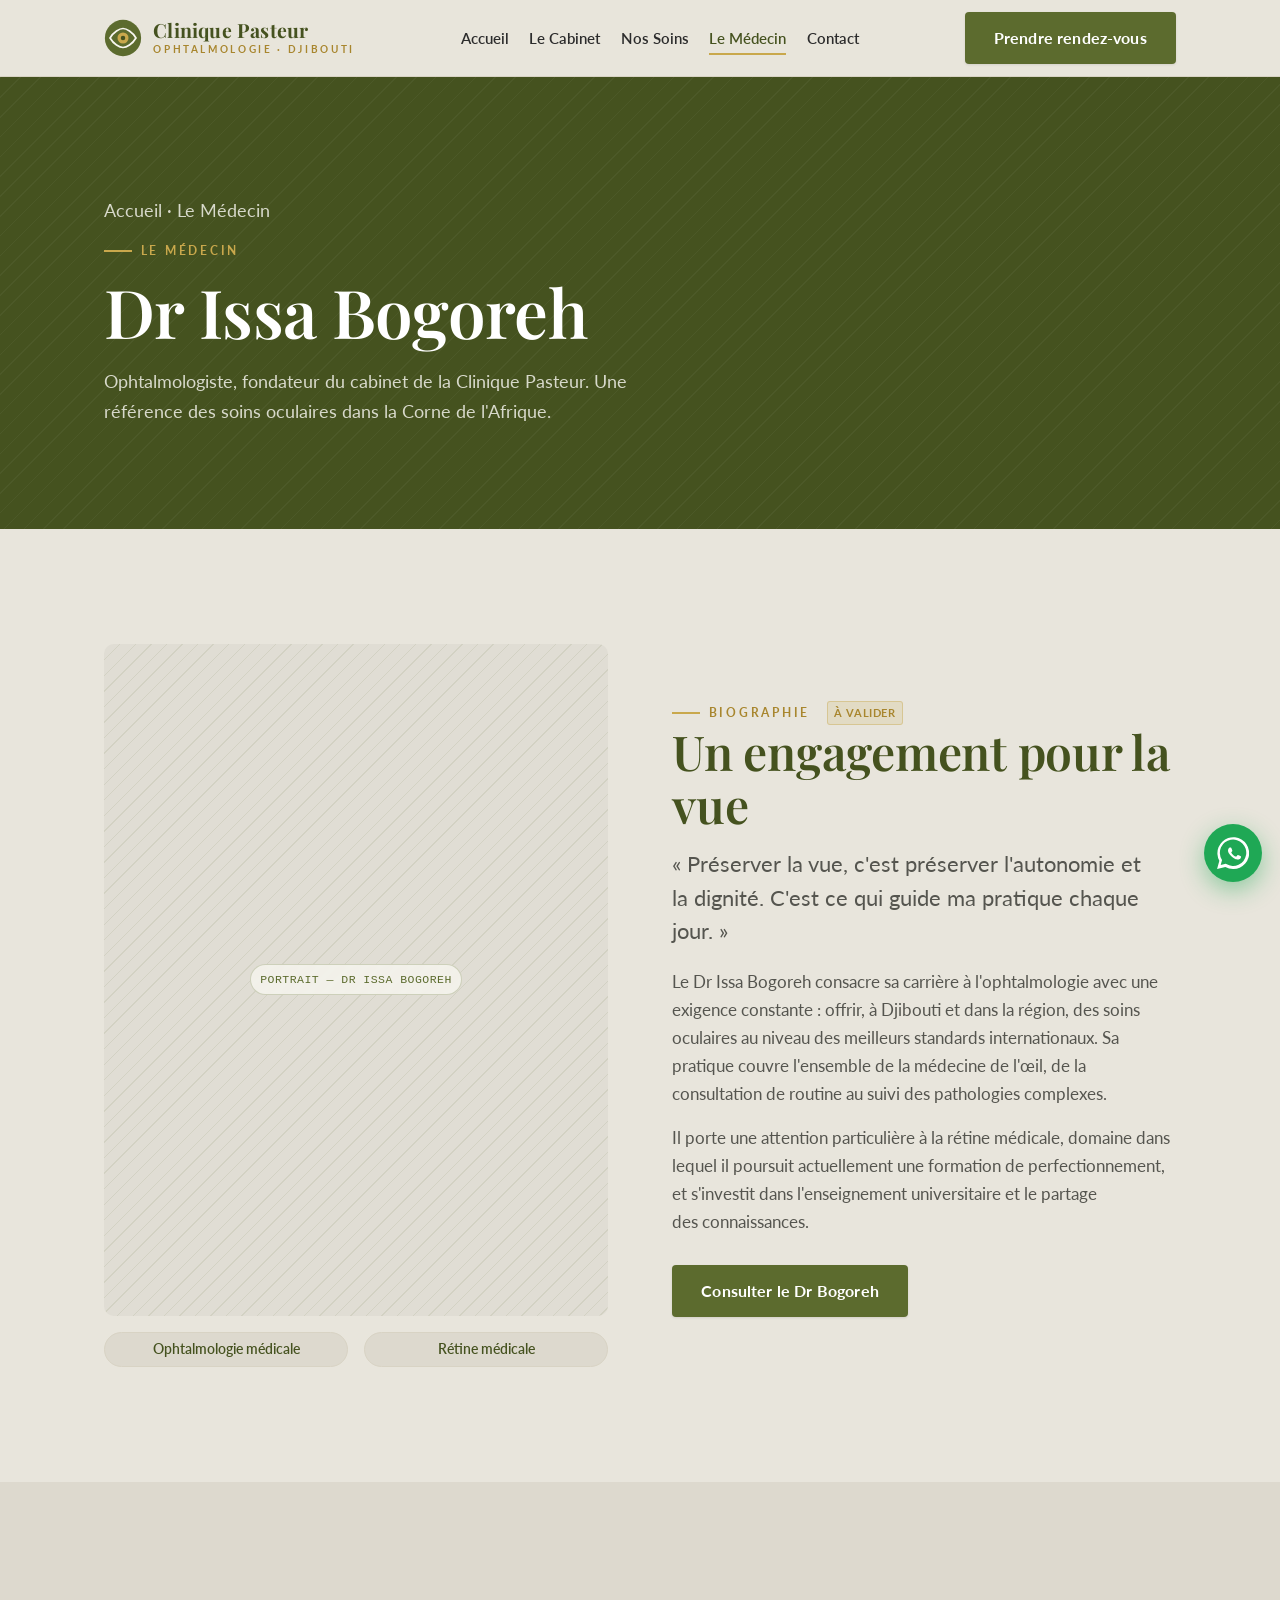
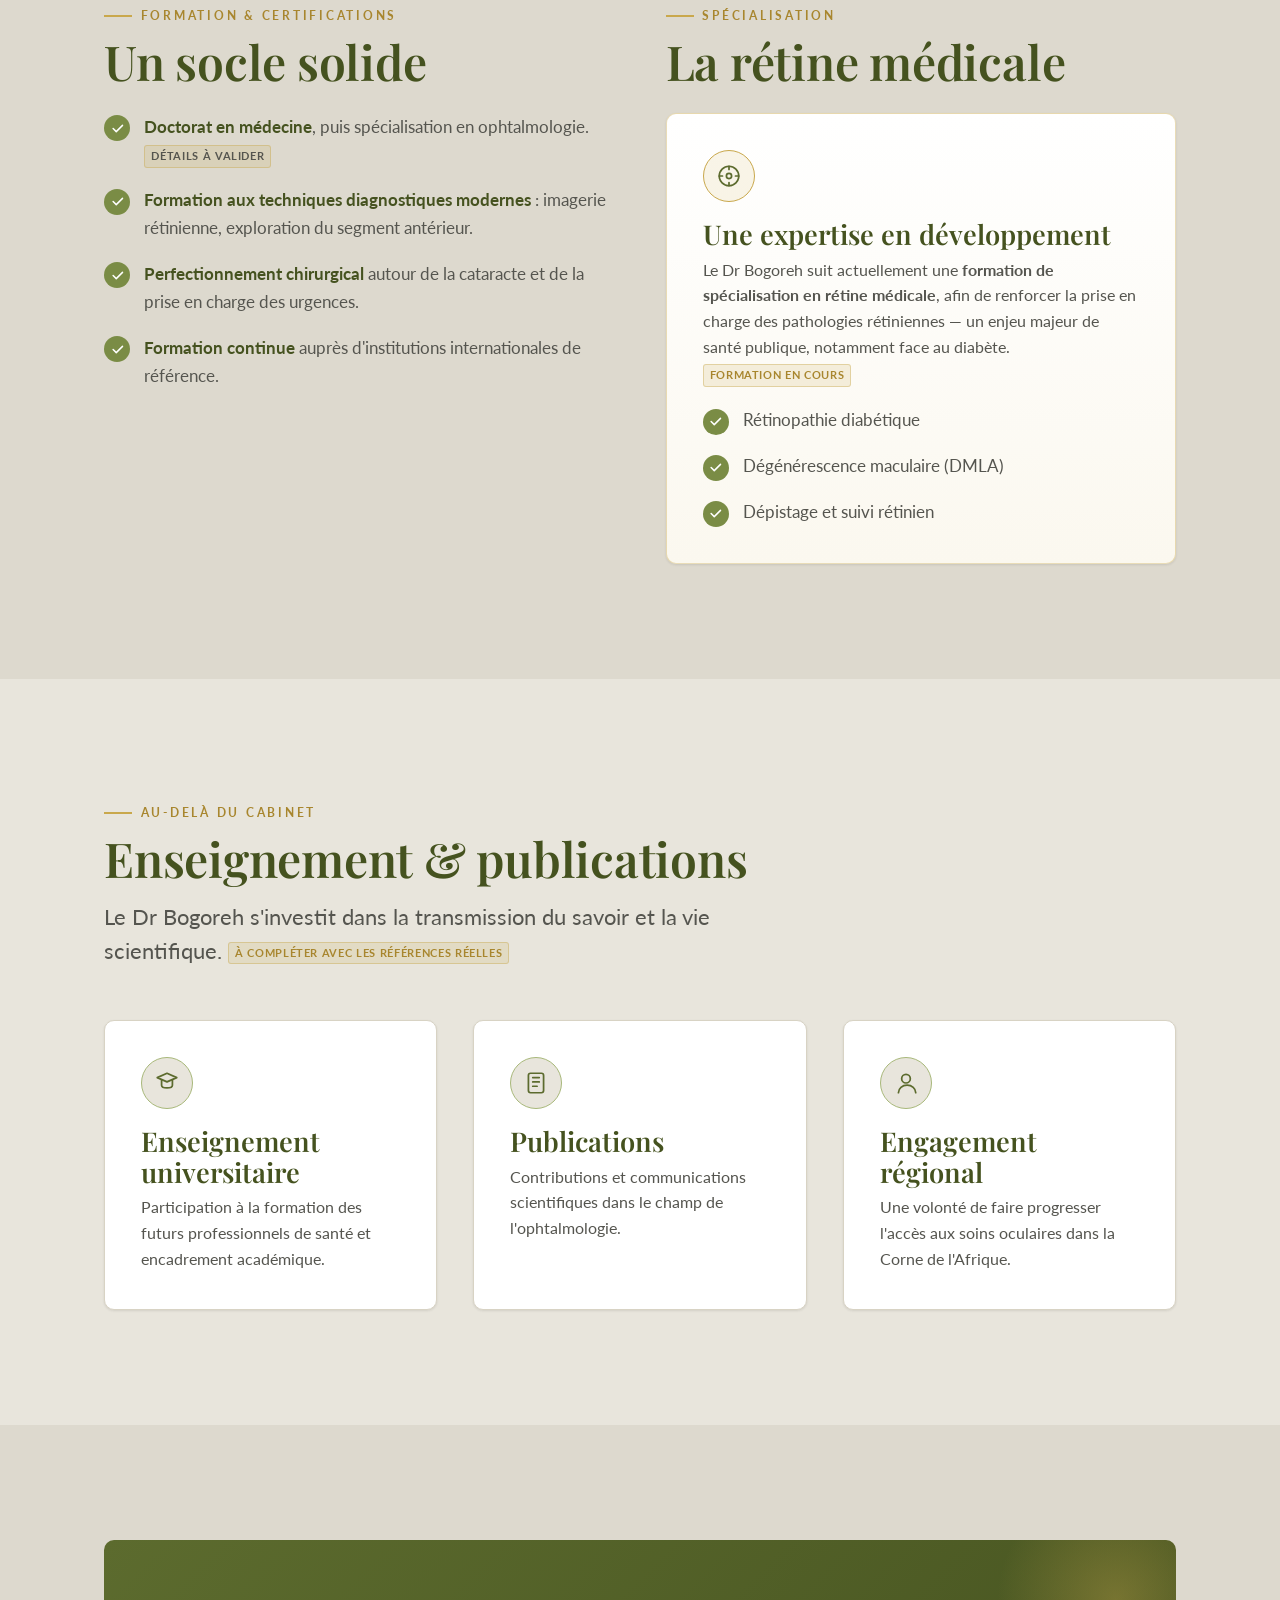
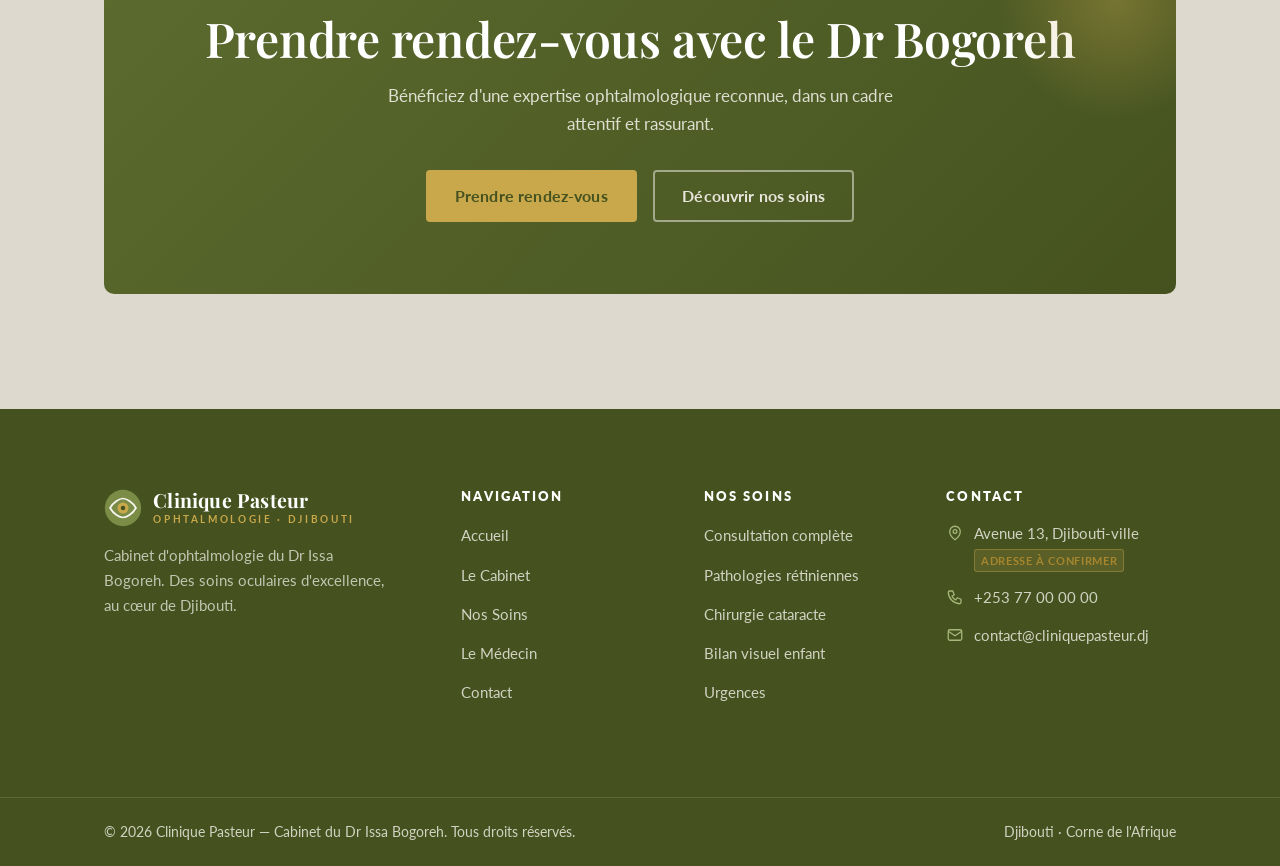
<file: medecin.html>
<!DOCTYPE html>
<html lang="fr">
<head>
<meta charset="UTF-8">
<meta name="viewport" content="width=device-width, initial-scale=1">
<title>Le Médecin — Dr Issa Bogoreh · Clinique Pasteur · Djibouti</title>
<meta name="description" content="Biographie, formation et spécialisation du Dr Issa Bogoreh, ophtalmologiste à Djibouti, fondateur du cabinet de la Clinique Pasteur.">
<link rel="preconnect" href="https://fonts.googleapis.com">
<link rel="preconnect" href="https://fonts.gstatic.com" crossorigin>
<link href="https://fonts.googleapis.com/css2?family=Playfair+Display:wght@500;600;700&family=Lato:wght@400;700;900&display=swap" rel="stylesheet">
<link rel="stylesheet" href="css/styles.css">
</head>
<body>
<a class="skip-link" href="#main">Aller au contenu</a>

<header class="site-header">
  <div class="container">
    <nav class="nav" data-open="false" aria-label="Navigation principale">
      <a class="brand" href="index.html" aria-label="Clinique Pasteur — accueil">
        <svg class="brand__mark" viewBox="0 0 44 44" aria-hidden="true">
          <circle cx="22" cy="22" r="21" fill="#5C6B2E"/>
          <path d="M7 22c4-7 11-11 15-11s11 4 15 11c-4 7-11 11-15 11S11 29 7 22Z" fill="none" stroke="#F8F6F0" stroke-width="2"/>
          <circle cx="22" cy="22" r="6.4" fill="#C9A84C"/>
          <circle cx="22" cy="22" r="2.6" fill="#45521F"/>
        </svg>
        <span class="brand__txt">
          <span class="brand__name">Clinique Pasteur</span>
          <span class="brand__sub">Ophtalmologie · Djibouti</span>
        </span>
      </a>
      <button class="nav__toggle" aria-label="Ouvrir le menu" aria-expanded="false" aria-controls="menu">
        <svg viewBox="0 0 24 24" fill="none" stroke="currentColor" stroke-width="2" stroke-linecap="round"><path d="M3 6h18M3 12h18M3 18h18"/></svg>
      </button>
      <div class="nav__drawer" id="menu">
        <ul class="nav__links">
          <li><a href="index.html">Accueil</a></li>
          <li><a href="cabinet.html">Le Cabinet</a></li>
          <li><a href="soins.html">Nos Soins</a></li>
          <li><a href="medecin.html" aria-current="page">Le Médecin</a></li>
          <li><a href="contact.html">Contact</a></li>
        </ul>
        <div class="nav__cta">
          <a class="btn btn--primary" href="contact.html">Prendre rendez-vous</a>
        </div>
      </div>
    </nav>
  </div>
</header>

<main id="main">

  <!-- HERO MÉDECIN -->
  <section class="banner">
    <div class="container">
      <div class="banner__inner">
        <p class="breadcrumb"><a href="index.html">Accueil</a> · Le Médecin</p>
        <span class="kicker">Le médecin</span>
        <h1>Dr Issa Bogoreh</h1>
        <p>Ophtalmologiste, fondateur du cabinet de la Clinique Pasteur. Une référence des soins oculaires dans la Corne de l'Afrique.</p>
      </div>
    </div>
  </section>

  <!-- BIO -->
  <section class="section">
    <div class="container">
      <div class="split">
        <div class="split__media reveal">
          <div class="ph ph--tall" data-label="Portrait — Dr Issa Bogoreh"></div>
          <div class="grid" style="grid-template-columns:1fr 1fr;gap:1rem;margin-top:1rem;">
            <div class="pill" style="justify-content:center;">Ophtalmologie médicale</div>
            <div class="pill" style="justify-content:center;">Rétine médicale</div>
          </div>
        </div>
        <div class="split__content reveal">
          <span class="kicker">Biographie <span class="todo-flag" style="margin-left:.5rem;">à valider</span></span>
          <h2>Un engagement pour la vue</h2>
          <p class="lead" style="margin-top:1rem;">« Préserver la vue, c'est préserver l'autonomie et la dignité. C'est ce qui guide ma pratique chaque jour. »</p>
          <p style="margin-top:1.2rem;color:var(--ink-soft);">Le Dr Issa Bogoreh consacre sa carrière à l'ophtalmologie avec une exigence constante : offrir, à Djibouti et dans la région, des soins oculaires au niveau des meilleurs standards internationaux. Sa pratique couvre l'ensemble de la médecine de l'œil, de la consultation de routine au suivi des pathologies complexes.</p>
          <p style="margin-top:1rem;color:var(--ink-soft);">Il porte une attention particulière à la rétine médicale, domaine dans lequel il poursuit actuellement une formation de perfectionnement, et s'investit dans l'enseignement universitaire et le partage des connaissances.</p>
          <div style="margin-top:1.8rem;display:flex;gap:1rem;flex-wrap:wrap;">
            <a class="btn btn--primary" href="contact.html">Consulter le Dr Bogoreh</a>
          </div>
        </div>
      </div>
    </div>
  </section>

  <!-- PARCOURS : Formation & Spécialisation -->
  <section class="section section--cream2">
    <div class="container">
      <div class="grid cols-2" style="gap:clamp(28px,4vw,56px);align-items:start;">

        <div class="reveal">
          <span class="kicker">Formation & certifications</span>
          <h2 style="margin:.5rem 0 1.5rem;">Un socle solide</h2>
          <ul class="flist" style="margin-top:0;">
            <li><span class="tick"><svg viewBox="0 0 24 24"><path d="M5 12l5 5L20 7" stroke-linecap="round" stroke-linejoin="round"/></svg></span><span><strong>Doctorat en médecine</strong>, puis spécialisation en ophtalmologie. <span class="todo-flag">détails à valider</span></span></li>
            <li><span class="tick"><svg viewBox="0 0 24 24"><path d="M5 12l5 5L20 7" stroke-linecap="round" stroke-linejoin="round"/></svg></span><span><strong>Formation aux techniques diagnostiques modernes</strong> : imagerie rétinienne, exploration du segment antérieur.</span></li>
            <li><span class="tick"><svg viewBox="0 0 24 24"><path d="M5 12l5 5L20 7" stroke-linecap="round" stroke-linejoin="round"/></svg></span><span><strong>Perfectionnement chirurgical</strong> autour de la cataracte et de la prise en charge des urgences.</span></li>
            <li><span class="tick"><svg viewBox="0 0 24 24"><path d="M5 12l5 5L20 7" stroke-linecap="round" stroke-linejoin="round"/></svg></span><span><strong>Formation continue</strong> auprès d'institutions internationales de référence.</span></li>
          </ul>
        </div>

        <div class="reveal">
          <span class="kicker">Spécialisation</span>
          <h2 style="margin:.5rem 0 1.5rem;">La rétine médicale</h2>
          <div class="card" style="border-color:rgba(201,168,76,.4);background:linear-gradient(180deg,#fff, #fbf8ef);">
            <div class="card__icon" style="background:rgba(201,168,76,.12);border-color:var(--gold);"><svg viewBox="0 0 24 24"><circle cx="12" cy="12" r="9"/><circle cx="12" cy="12" r="2.4"/><path d="M12 3v3M12 18v3M3 12h3M18 12h3" stroke-linecap="round"/></svg></div>
            <h3>Une expertise en développement</h3>
            <p style="color:var(--ink-soft);">Le Dr Bogoreh suit actuellement une <strong>formation de spécialisation en rétine médicale</strong>, afin de renforcer la prise en charge des pathologies rétiniennes — un enjeu majeur de santé publique, notamment face au diabète. <span class="todo-flag">formation en cours</span></p>
            <ul class="flist" style="margin-top:1.2rem;">
              <li><span class="tick"><svg viewBox="0 0 24 24"><path d="M5 12l5 5L20 7" stroke-linecap="round" stroke-linejoin="round"/></svg></span><span>Rétinopathie diabétique</span></li>
              <li><span class="tick"><svg viewBox="0 0 24 24"><path d="M5 12l5 5L20 7" stroke-linecap="round" stroke-linejoin="round"/></svg></span><span>Dégénérescence maculaire (DMLA)</span></li>
              <li><span class="tick"><svg viewBox="0 0 24 24"><path d="M5 12l5 5L20 7" stroke-linecap="round" stroke-linejoin="round"/></svg></span><span>Dépistage et suivi rétinien</span></li>
            </ul>
          </div>
        </div>

      </div>
    </div>
  </section>

  <!-- ENSEIGNEMENT & PUBLICATIONS -->
  <section class="section">
    <div class="container">
      <div class="eyebrow-block reveal">
        <span class="kicker">Au-delà du cabinet</span>
        <h2>Enseignement & publications</h2>
        <p class="lead">Le Dr Bogoreh s'investit dans la transmission du savoir et la vie scientifique. <span class="todo-flag">à compléter avec les références réelles</span></p>
      </div>
      <div class="grid cols-3" style="margin-top: clamp(32px,4vw,52px);">
        <article class="card reveal">
          <div class="card__icon"><svg viewBox="0 0 24 24"><path d="M3 7l9-4 9 4-9 4-9-4z" stroke-linejoin="round"/><path d="M7 9v5c0 1.5 2.2 2.5 5 2.5s5-1 5-2.5V9" stroke-linecap="round"/></svg></div>
          <h3>Enseignement universitaire</h3>
          <p>Participation à la formation des futurs professionnels de santé et encadrement académique.</p>
        </article>
        <article class="card reveal">
          <div class="card__icon"><svg viewBox="0 0 24 24"><rect x="5" y="3" width="14" height="18" rx="2"/><path d="M9 7h6M9 11h6M9 15h4" stroke-linecap="round"/></svg></div>
          <h3>Publications</h3>
          <p>Contributions et communications scientifiques dans le champ de l'ophtalmologie.</p>
        </article>
        <article class="card reveal">
          <div class="card__icon"><svg viewBox="0 0 24 24"><circle cx="12" cy="8" r="4"/><path d="M5 21c0-4 3.6-7 8-7s8 3 8 7" stroke-linecap="round"/></svg></div>
          <h3>Engagement régional</h3>
          <p>Une volonté de faire progresser l'accès aux soins oculaires dans la Corne de l'Afrique.</p>
        </article>
      </div>
    </div>
  </section>

  <!-- CTA -->
  <section class="section section--cream2" style="padding-bottom: clamp(56px,9vw,120px);">
    <div class="container">
      <div class="cta-band reveal">
        <h2>Prendre rendez-vous avec le Dr Bogoreh</h2>
        <p>Bénéficiez d'une expertise ophtalmologique reconnue, dans un cadre attentif et rassurant.</p>
        <div class="actions">
          <a class="btn btn--gold" href="contact.html">Prendre rendez-vous</a>
          <a class="btn btn--ghost-light" href="soins.html">Découvrir nos soins</a>
        </div>
      </div>
    </div>
  </section>

</main>

<footer class="site-footer">
  <div class="footer-top">
    <div class="container">
      <div class="footer-grid">
        <div class="footer-brand">
          <a class="brand" href="index.html">
            <svg class="brand__mark" viewBox="0 0 44 44" aria-hidden="true">
              <circle cx="22" cy="22" r="21" fill="#7A8C45"/>
              <path d="M7 22c4-7 11-11 15-11s11 4 15 11c-4 7-11 11-15 11S11 29 7 22Z" fill="none" stroke="#F8F6F0" stroke-width="2"/>
              <circle cx="22" cy="22" r="6.4" fill="#C9A84C"/>
              <circle cx="22" cy="22" r="2.6" fill="#45521F"/>
            </svg>
            <span class="brand__txt">
              <span class="brand__name">Clinique Pasteur</span>
              <span class="brand__sub">Ophtalmologie · Djibouti</span>
            </span>
          </a>
          <p>Cabinet d'ophtalmologie du Dr Issa Bogoreh. Des soins oculaires d'excellence, au cœur de Djibouti.</p>
        </div>
        <div>
          <h4>Navigation</h4>
          <ul class="footer-links">
            <li><a href="index.html">Accueil</a></li>
            <li><a href="cabinet.html">Le Cabinet</a></li>
            <li><a href="soins.html">Nos Soins</a></li>
            <li><a href="medecin.html">Le Médecin</a></li>
            <li><a href="contact.html">Contact</a></li>
          </ul>
        </div>
        <div>
          <h4>Nos soins</h4>
          <ul class="footer-links">
            <li><a href="soins.html">Consultation complète</a></li>
            <li><a href="soins.html">Pathologies rétiniennes</a></li>
            <li><a href="soins.html">Chirurgie cataracte</a></li>
            <li><a href="soins.html">Bilan visuel enfant</a></li>
            <li><a href="soins.html">Urgences</a></li>
          </ul>
        </div>
        <div>
          <h4>Contact</h4>
          <ul class="footer-contact">
            <li><svg viewBox="0 0 24 24"><path d="M12 21s-7-5-7-11a7 7 0 0 1 14 0c0 6-7 11-7 11z" stroke-linejoin="round"/><circle cx="12" cy="10" r="2.5"/></svg><span>Avenue 13, Djibouti-ville<br><span class="todo-flag">adresse à confirmer</span></span></li>
            <li><svg viewBox="0 0 24 24"><path d="M5 4h4l2 5-3 2a11 11 0 0 0 5 5l2-3 5 2v4a2 2 0 0 1-2 2A16 16 0 0 1 3 6a2 2 0 0 1 2-2z" stroke-linejoin="round"/></svg><span><a href="tel:+25377000000">+253 77 00 00 00</a></span></li>
            <li><svg viewBox="0 0 24 24"><rect x="3" y="5" width="18" height="14" rx="2"/><path d="M3 7l9 6 9-6"/></svg><span><a href="mailto:contact@cliniquepasteur.dj">contact@cliniquepasteur.dj</a></span></li>
          </ul>
        </div>
      </div>
    </div>
  </div>
  <div class="footer-bottom">
    <div class="container">
      <span>© 2026 Clinique Pasteur — Cabinet du Dr Issa Bogoreh. Tous droits réservés.</span>
      <span>Djibouti · Corne de l'Afrique</span>
    </div>
  </div>
</footer>

<a class="wa-float" href="https://wa.me/25377000000" target="_blank" rel="noopener" aria-label="Contacter par WhatsApp">
  <svg viewBox="0 0 24 24" aria-hidden="true"><path d="M.06 24l1.7-6.2A11.9 11.9 0 1 1 12 24a12 12 0 0 1-5.74-1.47L.06 24zM6.6 20.1l.36.21a9.9 9.9 0 1 0-3.4-3.4l.23.37-1 3.66 3.81-.84zM17.5 14.3c-.24-.12-1.42-.7-1.64-.78-.22-.08-.38-.12-.54.12-.16.24-.62.78-.76.94-.14.16-.28.18-.52.06-.24-.12-1.01-.37-1.93-1.19-.71-.64-1.19-1.42-1.33-1.66-.14-.24-.01-.37.11-.49.11-.11.24-.28.36-.42.12-.14.16-.24.24-.4.08-.16.04-.3-.02-.42-.06-.12-.54-1.3-.74-1.78-.2-.47-.39-.4-.54-.41h-.46c-.16 0-.42.06-.64.3-.22.24-.84.82-.84 2 0 1.18.86 2.32.98 2.48.12.16 1.69 2.58 4.1 3.62.57.25 1.02.4 1.37.51.57.18 1.1.16 1.51.1.46-.07 1.42-.58 1.62-1.14.2-.56.2-1.04.14-1.14-.06-.1-.22-.16-.46-.28z"/></svg>
</a>

<script src="js/site.js"></script>
</body>
</html>
</file>
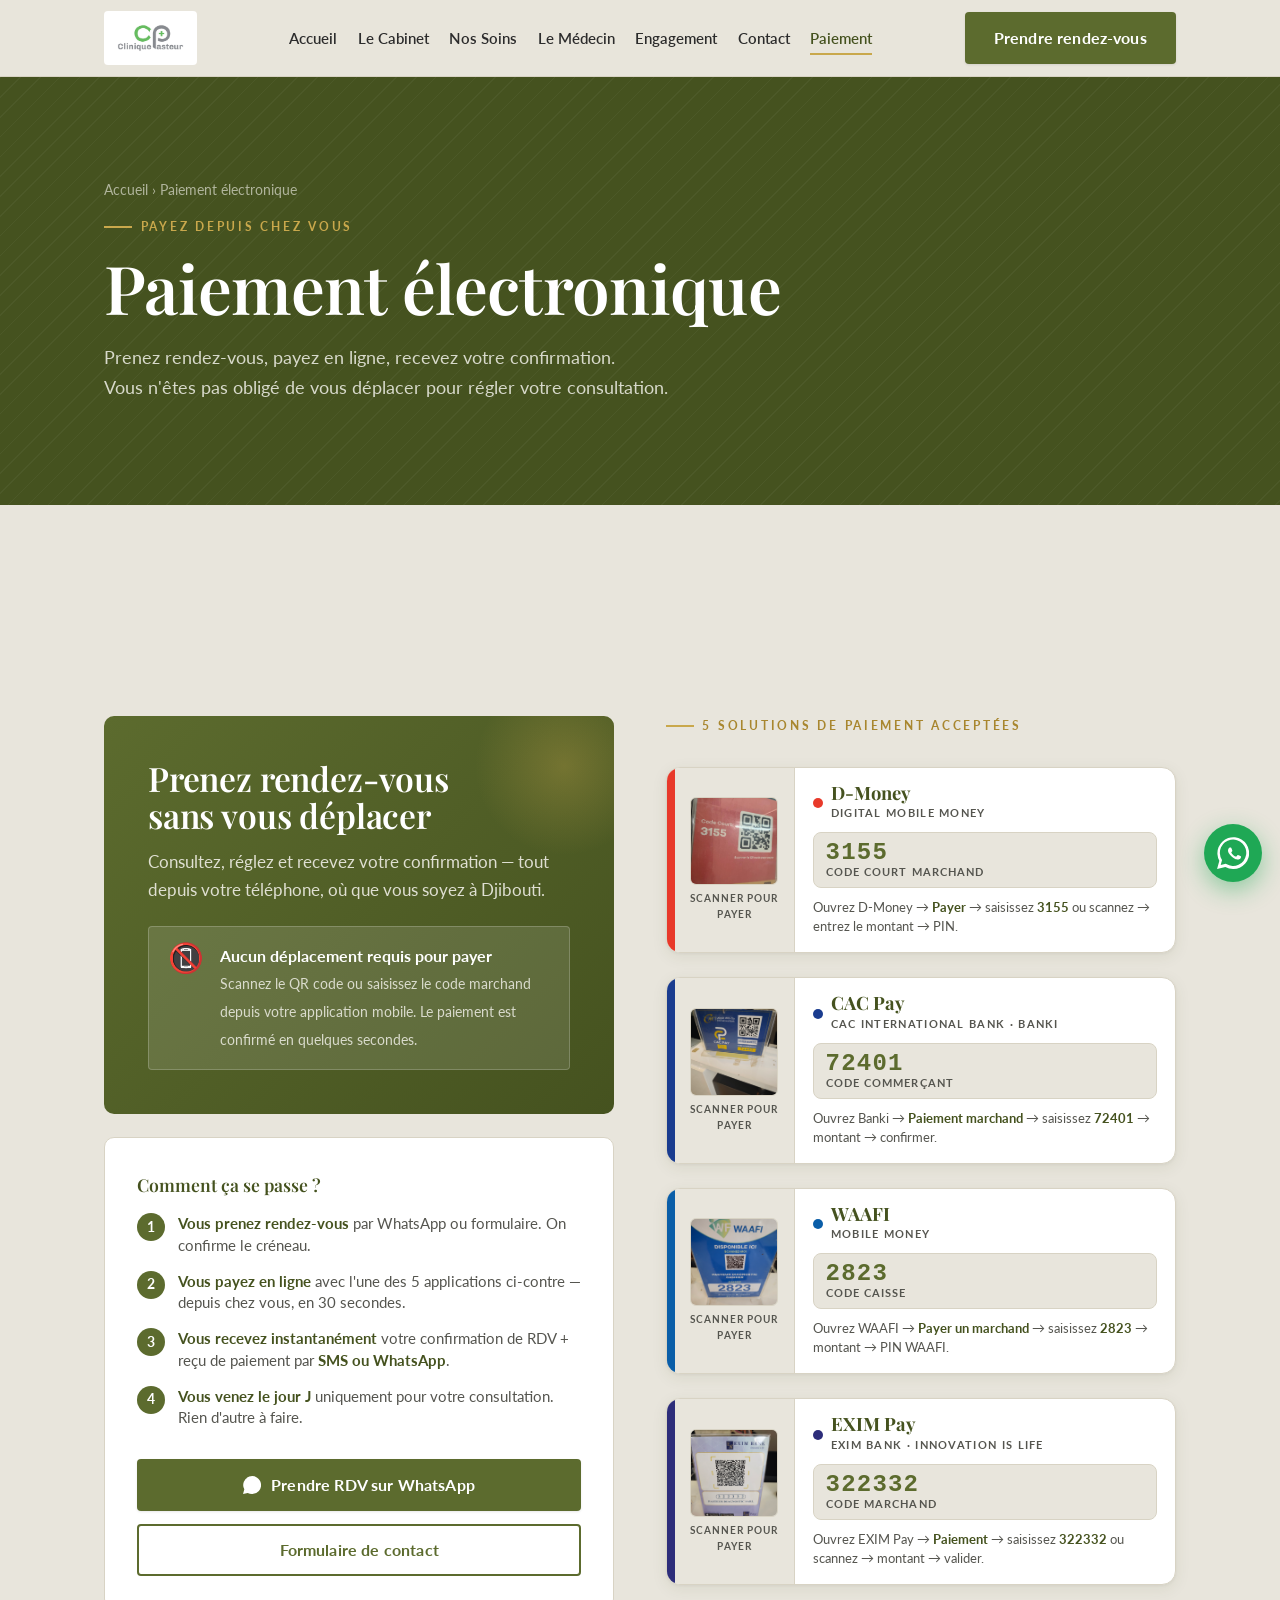
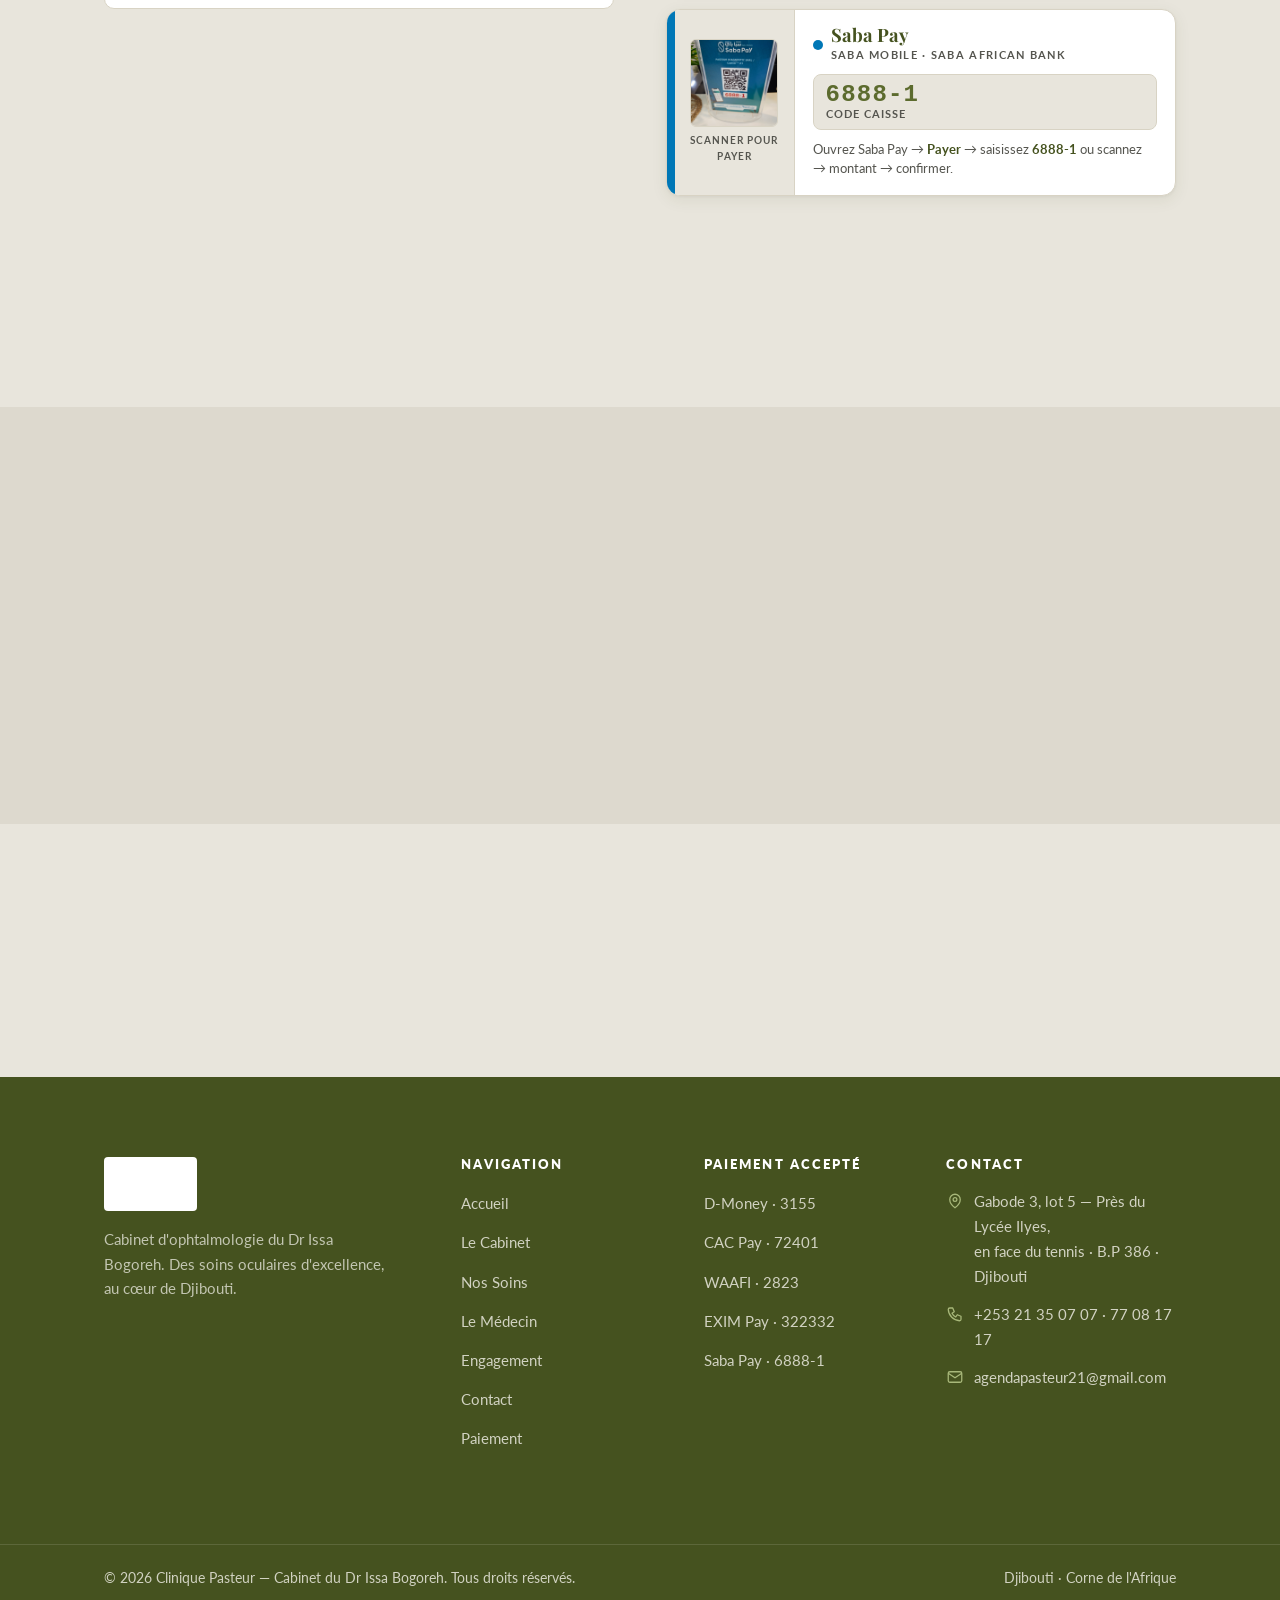
<file: paiement.html>
<!DOCTYPE html>
<html lang="fr">
<head>
<meta charset="UTF-8">
<meta name="viewport" content="width=device-width, initial-scale=1">
<title>Paiement électronique — Clinique Pasteur · Djibouti</title>
<meta name="description" content="Payez votre consultation à distance par D-Money, CAC Pay, WAAFI, EXIM Pay ou Saba Pay. Recevez votre confirmation de RDV et reçu par SMS ou WhatsApp.">
<link rel="preconnect" href="https://fonts.googleapis.com">
<link rel="preconnect" href="https://fonts.gstatic.com" crossorigin>
<link href="https://fonts.googleapis.com/css2?family=Playfair+Display:wght@500;600;700&family=Lato:wght@400;700;900&display=swap" rel="stylesheet">
<link rel="stylesheet" href="css/styles.css">
<style>

/* ═══════════════════════════════════════════
   HERO SPLIT
═══════════════════════════════════════════ */
.pay-hero {
  display: grid;
  grid-template-columns: 1fr 1fr;
  gap: clamp(24px,4vw,64px);
  align-items: start;
  padding-block: clamp(48px,8vw,96px);
}
@media (max-width: 860px) { .pay-hero { grid-template-columns: 1fr; } }

/* ─ Colonne gauche : RDV + promise ─ */
.pay-rdv {
  position: sticky;
  top: 96px;
}
.pay-rdv__promise {
  background: linear-gradient(135deg, var(--olive) 0%, var(--olive-deep) 100%);
  border-radius: var(--radius-lg);
  padding: clamp(28px,4vw,44px);
  color: var(--cream);
  position: relative;
  overflow: hidden;
}
.pay-rdv__promise::before {
  content: "";
  position: absolute;
  right: -40px; top: -40px;
  width: 180px; height: 180px;
  border-radius: 50%;
  background: radial-gradient(circle, rgba(201,168,76,.3), transparent 70%);
  pointer-events: none;
}
.pay-rdv__promise h2 { color: #fff; font-size: clamp(1.5rem,2.8vw,2.1rem); position: relative; }
.pay-rdv__promise p  { color: rgba(248,246,240,.85); margin-top:.8rem; font-size:1.05rem; position: relative; }

.no-travel {
  display: flex;
  align-items: flex-start;
  gap: 1rem;
  background: rgba(255,255,255,.12);
  border: 1px solid rgba(255,255,255,.2);
  border-radius: var(--radius);
  padding: 1rem 1.2rem;
  margin-top: 1.4rem;
  position: relative;
}
.no-travel__icon {
  font-size: 1.8rem;
  flex-shrink: 0;
  line-height: 1;
}
.no-travel__txt strong { display: block; color: #fff; font-size: 1rem; }
.no-travel__txt span  { color: rgba(248,246,240,.8); font-size: .9rem; line-height: 1.45; }

.confirm-box {
  background: var(--white);
  border: 1.5px solid var(--line);
  border-radius: var(--radius-lg);
  padding: clamp(20px,3vw,32px);
  margin-top: 1.4rem;
  display: flex;
  flex-direction: column;
  gap: .9rem;
}
.confirm-box__title {
  font-family: var(--serif);
  font-size: 1.1rem;
  color: var(--olive-deep);
  font-weight: 600;
}
.confirm-step {
  display: flex;
  align-items: flex-start;
  gap: .8rem;
}
.confirm-step__n {
  width: 28px; height: 28px;
  border-radius: 50%;
  background: var(--olive);
  color: #fff;
  font-weight: 700;
  font-size: .85rem;
  display: grid; place-items: center;
  flex-shrink: 0;
}
.confirm-step__txt { font-size: .93rem; color: var(--ink-soft); line-height: 1.45; }
.confirm-step__txt strong { color: var(--olive-deep); }

.rdv-btns {
  display: flex;
  flex-direction: column;
  gap: .8rem;
  margin-top: 1rem;
}

/* ─ Colonne droite : plaques paiement ─ */
.pay-cards-col { display: flex; flex-direction: column; gap: clamp(16px,2vw,24px); }

/* ═══════════════════════════════════════════
   PLAQUE PAIEMENT — redesign terminal style
═══════════════════════════════════════════ */
.plaque {
  background: var(--white);
  border: 1px solid var(--line);
  border-radius: 14px;
  box-shadow: 0 4px 16px rgba(69,82,31,.08), 0 1px 3px rgba(44,44,44,.05);
  overflow: hidden;
  display: grid;
  grid-template-columns: auto 1fr;
  transition: transform var(--t), box-shadow var(--t);
}
.plaque:hover {
  transform: translateY(-3px);
  box-shadow: 0 12px 32px rgba(69,82,31,.14), 0 2px 8px rgba(44,44,44,.06);
}

/* Bande colorée gauche */
.plaque__stripe {
  width: 8px;
  min-height: 100%;
}

.plaque__body {
  display: grid;
  grid-template-columns: 120px 1fr;
  gap: 0;
  align-items: stretch;
}
@media (max-width: 480px) {
  .plaque__body { grid-template-columns: 96px 1fr; }
}

/* Zone QR */
.plaque__qr-zone {
  display: flex;
  flex-direction: column;
  align-items: center;
  justify-content: center;
  padding: 14px 10px;
  border-right: 1px solid var(--line);
  background: var(--cream);
  gap: 6px;
}
.plaque__qr {
  width: 88px;
  height: 88px;
  object-fit: cover;
  border-radius: 6px;
  border: 1px solid var(--line);
  image-rendering: crisp-edges;
  display: block;
}
@media (max-width: 480px) {
  .plaque__qr { width: 70px; height: 70px; }
}
.plaque__scan-lbl {
  font-size: .6rem;
  letter-spacing: .1em;
  text-transform: uppercase;
  color: var(--ink-soft);
  font-weight: 700;
  text-align: center;
}

/* Infos droite */
.plaque__info {
  padding: 16px 18px;
  display: flex;
  flex-direction: column;
  justify-content: space-between;
  gap: 10px;
}

.plaque__brand {
  display: flex;
  align-items: center;
  gap: 8px;
}
.plaque__brand-dot {
  width: 10px; height: 10px;
  border-radius: 50%;
  flex-shrink: 0;
}
.plaque__brand-name {
  font-family: var(--serif);
  font-size: 1.15rem;
  font-weight: 700;
  color: var(--olive-deep);
  line-height: 1;
}
.plaque__brand-sub {
  font-size: .68rem;
  letter-spacing: .12em;
  text-transform: uppercase;
  color: var(--ink-soft);
  font-weight: 700;
  display: block;
  margin-top: 2px;
}

.plaque__code-row {
  display: flex;
  align-items: center;
  gap: 10px;
  background: var(--cream);
  border: 1px solid var(--line);
  border-radius: 8px;
  padding: 8px 12px;
}
.plaque__code-val {
  font-family: ui-monospace, 'SF Mono', Menlo, Consolas, monospace;
  font-size: 1.5rem;
  font-weight: 900;
  color: var(--olive);
  letter-spacing: .05em;
  line-height: 1;
}
.plaque__code-lbl {
  font-size: .68rem;
  letter-spacing: .1em;
  text-transform: uppercase;
  color: var(--ink-soft);
  font-weight: 700;
  line-height: 1.3;
}

.plaque__instruction {
  font-size: .82rem;
  color: var(--ink-soft);
  line-height: 1.45;
}
.plaque__instruction strong { color: var(--olive-deep); }

/* ═══════════════════════════════════════════
   CONFIRMATION BANNER
═══════════════════════════════════════════ */
.confirm-banner {
  background: linear-gradient(135deg, var(--olive-deep) 0%, #2d3d14 100%);
  border-radius: var(--radius-lg);
  padding: clamp(28px,4vw,52px);
  display: grid;
  grid-template-columns: 1fr 1fr 1fr;
  gap: clamp(20px,3vw,40px);
  align-items: center;
  position: relative;
  overflow: hidden;
}
.confirm-banner::after {
  content: "";
  position: absolute;
  right: -60px; bottom: -60px;
  width: 240px; height: 240px;
  border-radius: 50%;
  background: radial-gradient(circle, rgba(201,168,76,.25), transparent 70%);
  pointer-events: none;
}
@media (max-width: 720px) { .confirm-banner { grid-template-columns: 1fr; } }

.confirm-banner__step {
  display: flex;
  align-items: flex-start;
  gap: 1rem;
  position: relative;
}
.confirm-banner__step:not(:last-child)::after {
  content: "→";
  position: absolute;
  right: -24px; top: 10px;
  color: rgba(201,168,76,.6);
  font-size: 1.3rem;
}
@media (max-width: 720px) {
  .confirm-banner__step::after { display: none; }
}
.confirm-banner__num {
  width: 42px; height: 42px;
  border-radius: 50%;
  background: rgba(201,168,76,.2);
  border: 1.5px solid rgba(201,168,76,.5);
  color: var(--gold);
  font-family: var(--serif);
  font-size: 1.1rem;
  font-weight: 700;
  display: grid; place-items: center;
  flex-shrink: 0;
}
.confirm-banner__txt strong { display: block; color: #fff; font-size: 1rem; margin-bottom: .3rem; }
.confirm-banner__txt span  { color: rgba(248,246,240,.75); font-size: .88rem; line-height: 1.45; }
</style>
</head>
<body>
<a class="skip-link" href="#main">Aller au contenu</a>

<!-- ======== HEADER ======== -->
<header class="site-header">
  <div class="container">
    <nav class="nav" data-open="false" aria-label="Navigation principale">
      <a class="brand" href="index.html" aria-label="Clinique Pasteur — accueil">
        <img src="images/logo-clinique-pasteur.jpg" alt="Clinique Pasteur" class="brand__logo">
      </a>
      <button class="nav__toggle" aria-label="Ouvrir le menu" aria-expanded="false" aria-controls="menu">
        <svg viewBox="0 0 24 24" fill="none" stroke="currentColor" stroke-width="2" stroke-linecap="round"><path d="M3 6h18M3 12h18M3 18h18"/></svg>
      </button>
      <div class="nav__drawer" id="menu">
        <ul class="nav__links">
          <li><a href="index.html">Accueil</a></li>
          <li><a href="cabinet.html">Le Cabinet</a></li>
          <li><a href="soins.html">Nos Soins</a></li>
          <li><a href="medecin.html">Le Médecin</a></li>
          <li><a href="engagement.html">Engagement</a></li>
          <li><a href="contact.html">Contact</a></li>
          <li><a href="paiement.html" aria-current="page">Paiement</a></li>
        </ul>
        <div class="nav__cta">
          <a class="btn btn--primary" href="contact.html">Prendre rendez-vous</a>
        </div>
      </div>
    </nav>
  </div>
</header>

<main id="main">

  <!-- ======== BANNER ======== -->
  <div class="banner">
    <div class="container">
      <div class="banner__inner">
        <nav class="breadcrumb"><a href="index.html">Accueil</a> &rsaquo; Paiement électronique</nav>
        <span class="kicker">Payez depuis chez vous</span>
        <h1>Paiement électronique</h1>
        <p>Prenez rendez-vous, payez en ligne, recevez votre confirmation.<br>Vous n'êtes pas obligé de vous déplacer pour régler votre consultation.</p>
      </div>
    </div>
  </div>

  <!-- ======== HERO SPLIT : RDV + PLAQUES ======== -->
  <section class="section">
    <div class="container">
      <div class="pay-hero">

        <!-- ─── COLONNE GAUCHE : RDV + promise ─── -->
        <div class="pay-rdv">

          <div class="pay-rdv__promise reveal">
            <h2>Prenez rendez-vous<br>sans vous déplacer</h2>
            <p>Consultez, réglez et recevez votre confirmation — tout depuis votre téléphone, où que vous soyez à Djibouti.</p>

            <div class="no-travel">
              <div class="no-travel__icon">📵</div>
              <div class="no-travel__txt">
                <strong>Aucun déplacement requis pour payer</strong>
                <span>Scannez le QR code ou saisissez le code marchand depuis votre application mobile. Le paiement est confirmé en quelques secondes.</span>
              </div>
            </div>
          </div>

          <div class="confirm-box reveal">
            <div class="confirm-box__title">Comment ça se passe ?</div>

            <div class="confirm-step">
              <div class="confirm-step__n">1</div>
              <div class="confirm-step__txt"><strong>Vous prenez rendez-vous</strong> par WhatsApp ou formulaire. On confirme le créneau.</div>
            </div>
            <div class="confirm-step">
              <div class="confirm-step__n">2</div>
              <div class="confirm-step__txt"><strong>Vous payez en ligne</strong> avec l'une des 5 applications ci-contre — depuis chez vous, en 30 secondes.</div>
            </div>
            <div class="confirm-step">
              <div class="confirm-step__n">3</div>
              <div class="confirm-step__txt"><strong>Vous recevez instantanément</strong> votre confirmation de RDV + reçu de paiement par <strong>SMS ou WhatsApp</strong>.</div>
            </div>
            <div class="confirm-step">
              <div class="confirm-step__n">4</div>
              <div class="confirm-step__txt"><strong>Vous venez le jour J</strong> uniquement pour votre consultation. Rien d'autre à faire.</div>
            </div>

            <div class="rdv-btns">
              <a class="btn btn--primary btn--block" href="https://wa.me/25377081717?text=Bonjour%2C%20je%20souhaite%20prendre%20rendez-vous" target="_blank" rel="noopener">
                <svg viewBox="0 0 24 24" width="18" height="18" fill="currentColor"><path d="M.06 24l1.7-6.2A11.9 11.9 0 1 1 12 24a12 12 0 0 1-5.74-1.47L.06 24z"/></svg>
                Prendre RDV sur WhatsApp
              </a>
              <a class="btn btn--ghost btn--block" href="contact.html">Formulaire de contact</a>
            </div>
          </div>

        </div>

        <!-- ─── COLONNE DROITE : 5 PLAQUES ─── -->
        <div class="pay-cards-col">

          <p class="kicker reveal" style="margin-bottom:.4rem;">5 solutions de paiement acceptées</p>

          <!-- D-MONEY -->
          <div class="plaque reveal">
            <div class="plaque__stripe" style="background:#E8392A;"></div>
            <div class="plaque__body">
              <div class="plaque__qr-zone">
                <img src="images/paiement/dmoney-qr.jpg" alt="QR Code D-Money" class="plaque__qr">
                <span class="plaque__scan-lbl">Scanner pour payer</span>
              </div>
              <div class="plaque__info">
                <div class="plaque__brand">
                  <div class="plaque__brand-dot" style="background:#E8392A;"></div>
                  <div>
                    <div class="plaque__brand-name">D-Money</div>
                    <span class="plaque__brand-sub">Digital Mobile Money</span>
                  </div>
                </div>
                <div class="plaque__code-row">
                  <div>
                    <div class="plaque__code-val">3155</div>
                    <div class="plaque__code-lbl">Code court marchand</div>
                  </div>
                </div>
                <p class="plaque__instruction">Ouvrez D-Money → <strong>Payer</strong> → saisissez <strong>3155</strong> ou scannez → entrez le montant → PIN.</p>
              </div>
            </div>
          </div>

          <!-- CAC PAY -->
          <div class="plaque reveal">
            <div class="plaque__stripe" style="background:#1A3C8F;"></div>
            <div class="plaque__body">
              <div class="plaque__qr-zone">
                <img src="images/paiement/cacpay-qr.jpg" alt="QR Code CAC Pay" class="plaque__qr">
                <span class="plaque__scan-lbl">Scanner pour payer</span>
              </div>
              <div class="plaque__info">
                <div class="plaque__brand">
                  <div class="plaque__brand-dot" style="background:#1A3C8F;"></div>
                  <div>
                    <div class="plaque__brand-name">CAC Pay</div>
                    <span class="plaque__brand-sub">CAC International Bank · Banki</span>
                  </div>
                </div>
                <div class="plaque__code-row">
                  <div>
                    <div class="plaque__code-val">72401</div>
                    <div class="plaque__code-lbl">Code commerçant</div>
                  </div>
                </div>
                <p class="plaque__instruction">Ouvrez Banki → <strong>Paiement marchand</strong> → saisissez <strong>72401</strong> → montant → confirmer.</p>
              </div>
            </div>
          </div>

          <!-- WAAFI -->
          <div class="plaque reveal">
            <div class="plaque__stripe" style="background:#0A5EA8;"></div>
            <div class="plaque__body">
              <div class="plaque__qr-zone">
                <img src="images/paiement/waafi-qr.jpg" alt="QR Code WAAFI" class="plaque__qr">
                <span class="plaque__scan-lbl">Scanner pour payer</span>
              </div>
              <div class="plaque__info">
                <div class="plaque__brand">
                  <div class="plaque__brand-dot" style="background:#0A5EA8;"></div>
                  <div>
                    <div class="plaque__brand-name">WAAFI</div>
                    <span class="plaque__brand-sub">Mobile Money</span>
                  </div>
                </div>
                <div class="plaque__code-row">
                  <div>
                    <div class="plaque__code-val">2823</div>
                    <div class="plaque__code-lbl">Code caisse</div>
                  </div>
                </div>
                <p class="plaque__instruction">Ouvrez WAAFI → <strong>Payer un marchand</strong> → saisissez <strong>2823</strong> → montant → PIN WAAFI.</p>
              </div>
            </div>
          </div>

          <!-- EXIM BANK -->
          <div class="plaque reveal">
            <div class="plaque__stripe" style="background:#2D2D7A;"></div>
            <div class="plaque__body">
              <div class="plaque__qr-zone">
                <img src="images/paiement/exim-qr.jpg" alt="QR Code EXIM Bank Pay" class="plaque__qr">
                <span class="plaque__scan-lbl">Scanner pour payer</span>
              </div>
              <div class="plaque__info">
                <div class="plaque__brand">
                  <div class="plaque__brand-dot" style="background:#2D2D7A;"></div>
                  <div>
                    <div class="plaque__brand-name">EXIM Pay</div>
                    <span class="plaque__brand-sub">EXIM Bank · Innovation is life</span>
                  </div>
                </div>
                <div class="plaque__code-row">
                  <div>
                    <div class="plaque__code-val">322332</div>
                    <div class="plaque__code-lbl">Code marchand</div>
                  </div>
                </div>
                <p class="plaque__instruction">Ouvrez EXIM Pay → <strong>Paiement</strong> → saisissez <strong>322332</strong> ou scannez → montant → valider.</p>
              </div>
            </div>
          </div>

          <!-- SABA PAY -->
          <div class="plaque reveal">
            <div class="plaque__stripe" style="background:#0077B6;"></div>
            <div class="plaque__body">
              <div class="plaque__qr-zone">
                <img src="images/paiement/sabapay-qr.jpg" alt="QR Code Saba Pay" class="plaque__qr">
                <span class="plaque__scan-lbl">Scanner pour payer</span>
              </div>
              <div class="plaque__info">
                <div class="plaque__brand">
                  <div class="plaque__brand-dot" style="background:#0077B6;"></div>
                  <div>
                    <div class="plaque__brand-name">Saba Pay</div>
                    <span class="plaque__brand-sub">Saba Mobile · Saba African Bank</span>
                  </div>
                </div>
                <div class="plaque__code-row">
                  <div>
                    <div class="plaque__code-val">6888-1</div>
                    <div class="plaque__code-lbl">Code caisse</div>
                  </div>
                </div>
                <p class="plaque__instruction">Ouvrez Saba Pay → <strong>Payer</strong> → saisissez <strong>6888-1</strong> ou scannez → montant → confirmer.</p>
              </div>
            </div>
          </div>

        </div>
        <!-- fin colonnes -->
      </div>
    </div>
  </section>

  <!-- ======== BANNIÈRE CONFIRMATION ======== -->
  <section class="section section--cream2" style="padding-block: clamp(40px,6vw,72px);">
    <div class="container">
      <div class="confirm-banner reveal">

        <div class="confirm-banner__step">
          <div class="confirm-banner__num">1</div>
          <div class="confirm-banner__txt">
            <strong>Payez électroniquement</strong>
            <span>Depuis D-Money, CAC Pay, WAAFI, EXIM ou Saba Pay — en 30 secondes, sans vous déplacer.</span>
          </div>
        </div>

        <div class="confirm-banner__step">
          <div class="confirm-banner__num">2</div>
          <div class="confirm-banner__txt">
            <strong>Reçu de paiement instantané</strong>
            <span>Votre application vous envoie automatiquement un <strong style="color:var(--gold);">SMS de confirmation</strong> dès que le paiement est validé.</span>
          </div>
        </div>

        <div class="confirm-banner__step">
          <div class="confirm-banner__num">3</div>
          <div class="confirm-banner__txt">
            <strong>Confirmation RDV par WhatsApp</strong>
            <span>La clinique vous confirme votre rendez-vous sur <strong style="color:var(--gold);">WhatsApp</strong> avec la date, l'heure et le nom du médecin.</span>
          </div>
        </div>

      </div>
    </div>
  </section>

  <!-- ======== NOTE ======== -->
  <section class="section" style="padding-block: clamp(32px,4vw,56px);">
    <div class="container container-narrow">
      <div class="card reveal" style="border-left: 4px solid var(--olive); border-radius: var(--radius);">
        <p style="color:var(--ink-soft);font-size:.96rem;">
          <strong style="color:var(--olive-deep);">Besoin d'aide ?</strong> Notre équipe est disponible pour vous accompagner lors de votre premier paiement électronique.
          Appelez le <a href="tel:+25321350707" style="color:var(--olive);font-weight:700;">21 35 07 07</a> ou écrivez-nous sur
          <a href="https://wa.me/25377081717" style="color:#1FA855;font-weight:700;">WhatsApp (+253 77 08 17 17)</a>.
        </p>
      </div>
    </div>
  </section>

</main>

<!-- ======== FOOTER ======== -->
<footer class="site-footer">
  <div class="footer-top">
    <div class="container">
      <div class="footer-grid">
        <div class="footer-brand">
          <a class="brand" href="index.html">
            <img src="images/logo-clinique-pasteur.jpg" alt="Clinique Pasteur" class="brand__logo" style="filter:brightness(0) invert(1);">
          </a>
          <p>Cabinet d'ophtalmologie du Dr Issa Bogoreh. Des soins oculaires d'excellence, au cœur de Djibouti.</p>
        </div>
        <div>
          <h4>Navigation</h4>
          <ul class="footer-links">
            <li><a href="index.html">Accueil</a></li>
            <li><a href="cabinet.html">Le Cabinet</a></li>
            <li><a href="soins.html">Nos Soins</a></li>
            <li><a href="medecin.html">Le Médecin</a></li>
            <li><a href="engagement.html">Engagement</a></li>
            <li><a href="contact.html">Contact</a></li>
            <li><a href="paiement.html">Paiement</a></li>
          </ul>
        </div>
        <div>
          <h4>Paiement accepté</h4>
          <ul class="footer-links">
            <li><a href="paiement.html">D-Money · 3155</a></li>
            <li><a href="paiement.html">CAC Pay · 72401</a></li>
            <li><a href="paiement.html">WAAFI · 2823</a></li>
            <li><a href="paiement.html">EXIM Pay · 322332</a></li>
            <li><a href="paiement.html">Saba Pay · 6888-1</a></li>
          </ul>
        </div>
        <div>
          <h4>Contact</h4>
          <ul class="footer-contact">
            <li><svg viewBox="0 0 24 24"><path d="M12 21s-7-5-7-11a7 7 0 0 1 14 0c0 6-7 11-7 11z" stroke-linejoin="round"/><circle cx="12" cy="10" r="2.5"/></svg><span>Gabode 3, lot 5 — Près du Lycée Ilyes,<br>en face du tennis · B.P 386 · Djibouti</span></li>
            <li><svg viewBox="0 0 24 24"><path d="M5 4h4l2 5-3 2a11 11 0 0 0 5 5l2-3 5 2v4a2 2 0 0 1-2 2A16 16 0 0 1 3 6a2 2 0 0 1 2-2z" stroke-linejoin="round"/></svg><span><a href="tel:+25321350707">+253 21 35 07 07</a> · <a href="tel:+25377081717">77 08 17 17</a></span></li>
            <li><svg viewBox="0 0 24 24"><rect x="3" y="5" width="18" height="14" rx="2"/><path d="M3 7l9 6 9-6"/></svg><span><a href="mailto:agendapasteur21@gmail.com">agendapasteur21@gmail.com</a></span></li>
          </ul>
        </div>
      </div>
    </div>
  </div>
  <div class="footer-bottom">
    <div class="container">
      <span>© 2026 Clinique Pasteur — Cabinet du Dr Issa Bogoreh. Tous droits réservés.</span>
      <span>Djibouti · Corne de l'Afrique</span>
    </div>
  </div>
</footer>

<a class="wa-float" href="https://wa.me/25377081717" target="_blank" rel="noopener" aria-label="Contacter par WhatsApp">
  <svg viewBox="0 0 24 24" aria-hidden="true"><path d="M.06 24l1.7-6.2A11.9 11.9 0 1 1 12 24a12 12 0 0 1-5.74-1.47L.06 24zM6.6 20.1l.36.21a9.9 9.9 0 1 0-3.4-3.4l.23.37-1 3.66 3.81-.84zM17.5 14.3c-.24-.12-1.42-.7-1.64-.78-.22-.08-.38-.12-.54.12-.16.24-.62.78-.76.94-.14.16-.28.18-.52.06-.24-.12-1.01-.37-1.93-1.19-.71-.64-1.19-1.42-1.33-1.66-.14-.24-.01-.37.11-.49.11-.11.24-.28.36-.42.12-.14.16-.24.24-.4.08-.16.04-.3-.02-.42-.06-.12-.54-1.3-.74-1.78-.2-.47-.39-.4-.54-.41h-.46c-.16 0-.42.06-.64.3-.22.24-.84.82-.84 2 0 1.18.86 2.32.98 2.48.12.16 1.69 2.58 4.1 3.62.57.25 1.02.4 1.37.51.57.18 1.1.16 1.51.1.46-.07 1.42-.58 1.62-1.14.2-.56.2-1.04.14-1.14-.06-.1-.22-.16-.46-.28z"/></svg>
</a>

<script src="js/site.js"></script>
</body>
</html>
</file>
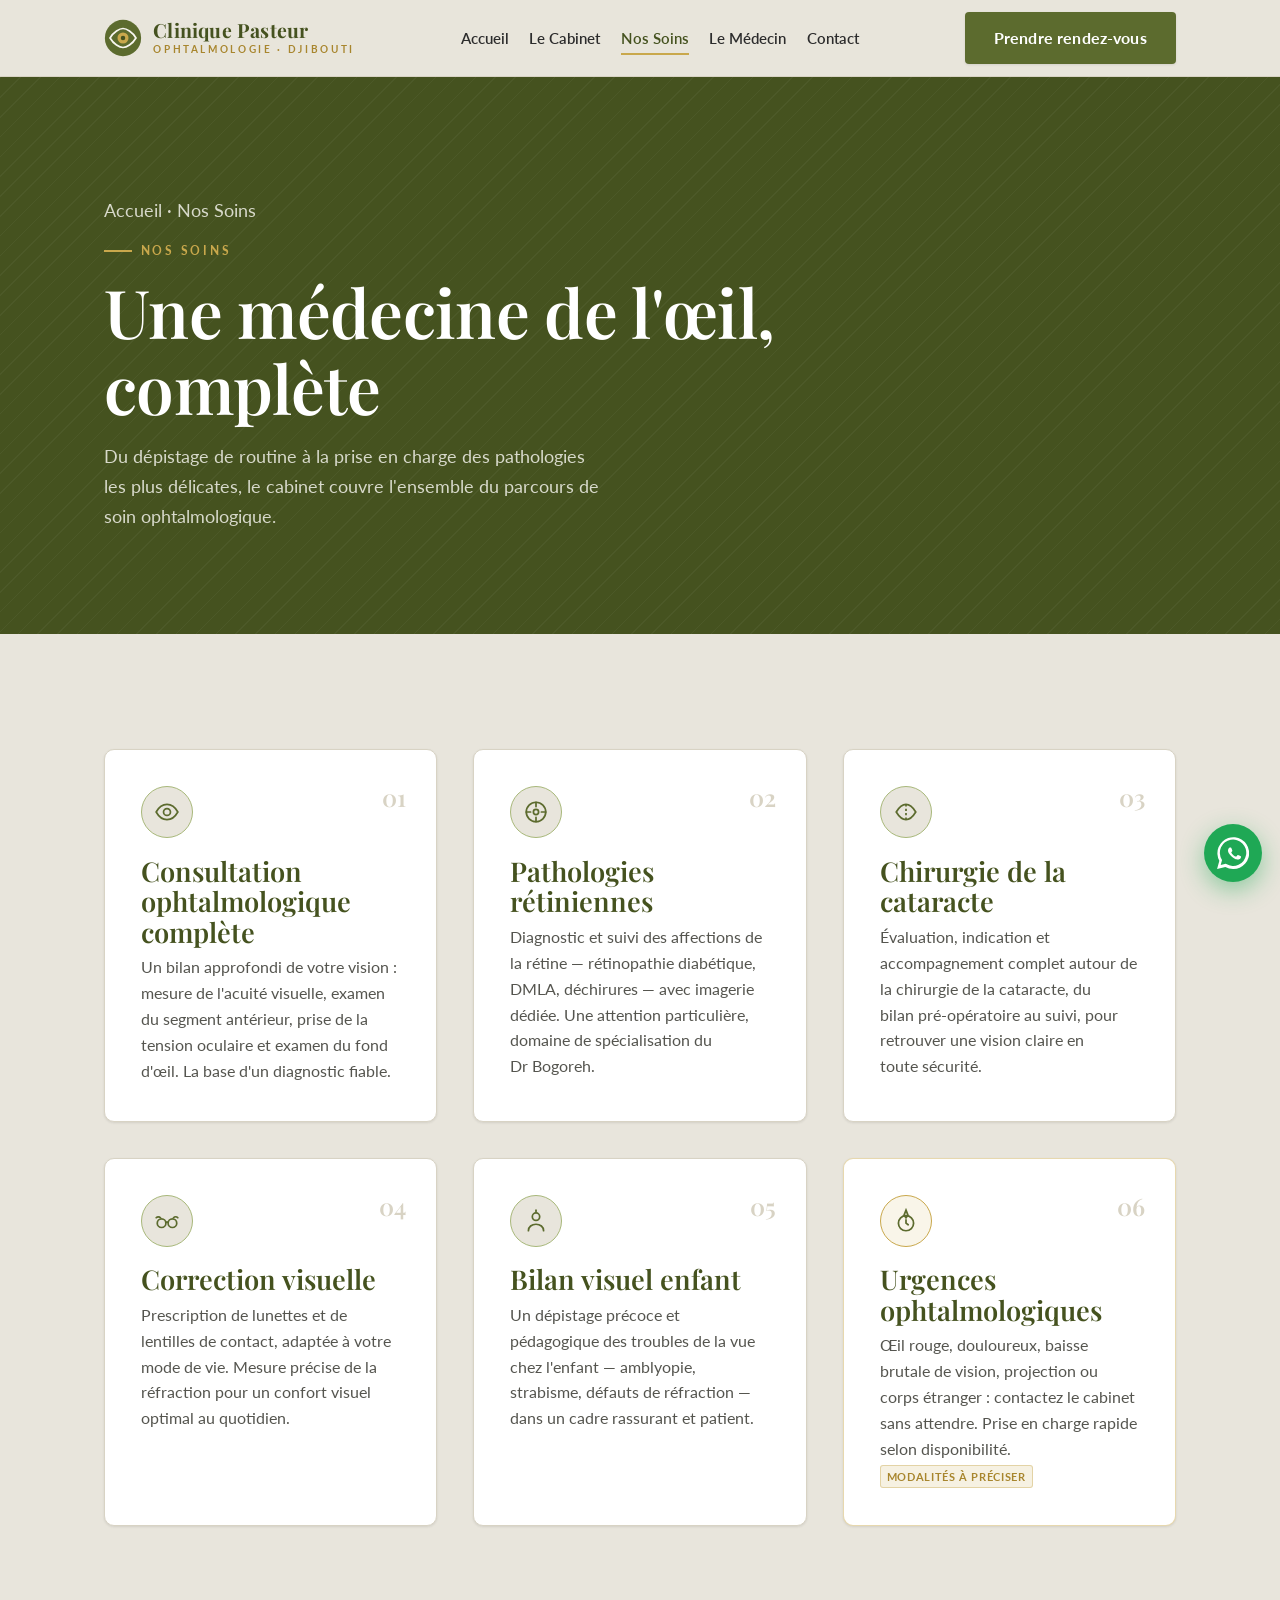
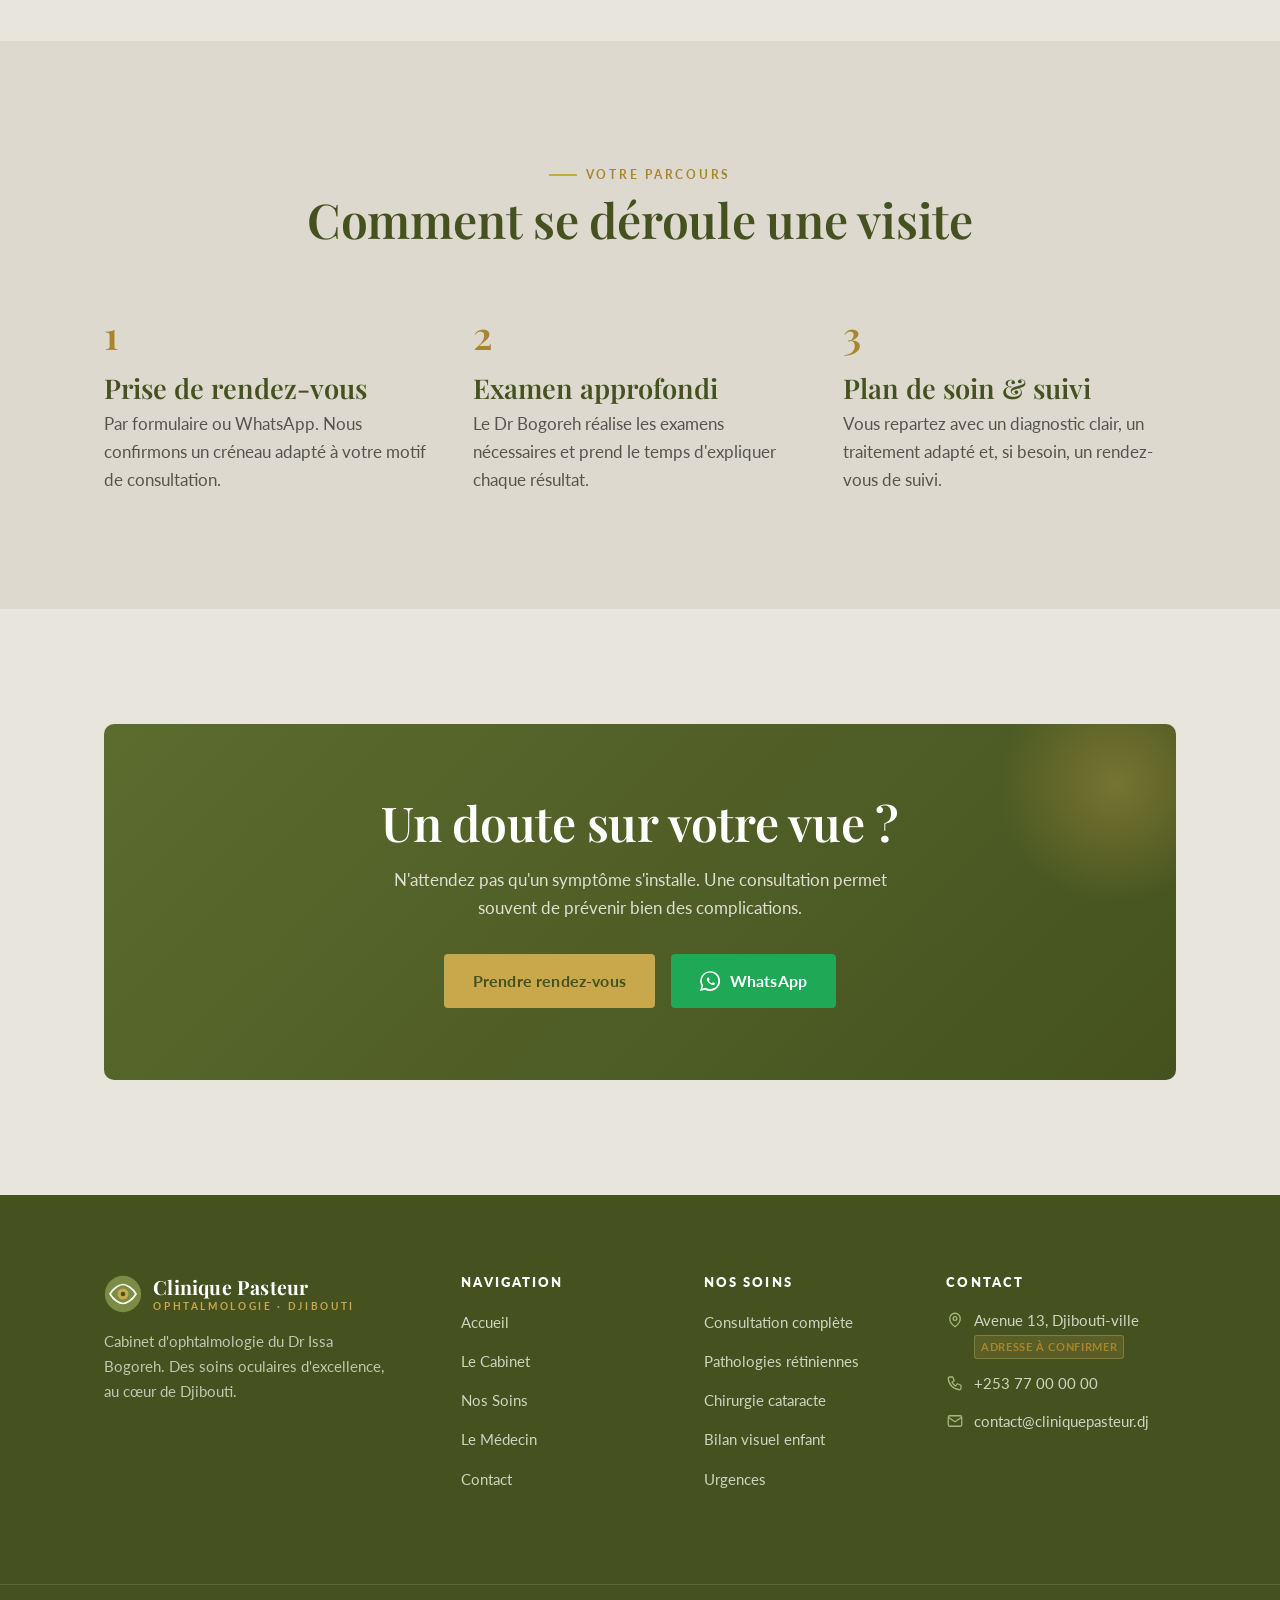
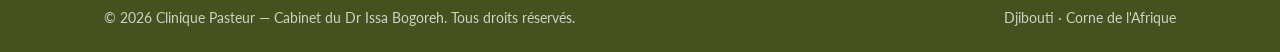
<file: soins.html>
<!DOCTYPE html>
<html lang="fr">
<head>
<meta charset="UTF-8">
<meta name="viewport" content="width=device-width, initial-scale=1">
<title>Nos Soins — Clinique Pasteur · Ophtalmologie · Djibouti</title>
<meta name="description" content="Consultation complète, pathologies rétiniennes, chirurgie de la cataracte, correction visuelle, bilan visuel enfant et urgences ophtalmologiques à Djibouti.">
<link rel="preconnect" href="https://fonts.googleapis.com">
<link rel="preconnect" href="https://fonts.gstatic.com" crossorigin>
<link href="https://fonts.googleapis.com/css2?family=Playfair+Display:wght@500;600;700&family=Lato:wght@400;700;900&display=swap" rel="stylesheet">
<link rel="stylesheet" href="css/styles.css">
</head>
<body>
<a class="skip-link" href="#main">Aller au contenu</a>

<header class="site-header">
  <div class="container">
    <nav class="nav" data-open="false" aria-label="Navigation principale">
      <a class="brand" href="index.html" aria-label="Clinique Pasteur — accueil">
        <svg class="brand__mark" viewBox="0 0 44 44" aria-hidden="true">
          <circle cx="22" cy="22" r="21" fill="#5C6B2E"/>
          <path d="M7 22c4-7 11-11 15-11s11 4 15 11c-4 7-11 11-15 11S11 29 7 22Z" fill="none" stroke="#F8F6F0" stroke-width="2"/>
          <circle cx="22" cy="22" r="6.4" fill="#C9A84C"/>
          <circle cx="22" cy="22" r="2.6" fill="#45521F"/>
        </svg>
        <span class="brand__txt">
          <span class="brand__name">Clinique Pasteur</span>
          <span class="brand__sub">Ophtalmologie · Djibouti</span>
        </span>
      </a>
      <button class="nav__toggle" aria-label="Ouvrir le menu" aria-expanded="false" aria-controls="menu">
        <svg viewBox="0 0 24 24" fill="none" stroke="currentColor" stroke-width="2" stroke-linecap="round"><path d="M3 6h18M3 12h18M3 18h18"/></svg>
      </button>
      <div class="nav__drawer" id="menu">
        <ul class="nav__links">
          <li><a href="index.html">Accueil</a></li>
          <li><a href="cabinet.html">Le Cabinet</a></li>
          <li><a href="soins.html" aria-current="page">Nos Soins</a></li>
          <li><a href="medecin.html">Le Médecin</a></li>
          <li><a href="contact.html">Contact</a></li>
        </ul>
        <div class="nav__cta">
          <a class="btn btn--primary" href="contact.html">Prendre rendez-vous</a>
        </div>
      </div>
    </nav>
  </div>
</header>

<main id="main">

  <section class="banner">
    <div class="container">
      <div class="banner__inner">
        <p class="breadcrumb"><a href="index.html">Accueil</a> · Nos Soins</p>
        <span class="kicker">Nos soins</span>
        <h1>Une médecine de l'œil, complète</h1>
        <p>Du dépistage de routine à la prise en charge des pathologies les plus délicates, le cabinet couvre l'ensemble du parcours de soin ophtalmologique.</p>
      </div>
    </div>
  </section>

  <!-- SOINS GRID -->
  <section class="section">
    <div class="container">
      <div class="grid cols-3">

        <article class="card svc reveal">
          <span class="svc__index">01</span>
          <div class="card__icon"><svg viewBox="0 0 24 24"><path d="M2 12c2.5-4.5 6-7 10-7s7.5 2.5 10 7c-2.5 4.5-6 7-10 7s-7.5-2.5-10-7z"/><circle cx="12" cy="12" r="3.2"/></svg></div>
          <h3>Consultation ophtalmologique complète</h3>
          <p>Un bilan approfondi de votre vision : mesure de l'acuité visuelle, examen du segment antérieur, prise de la tension oculaire et examen du fond d'œil. La base d'un diagnostic fiable.</p>
        </article>

        <article class="card svc reveal">
          <span class="svc__index">02</span>
          <div class="card__icon"><svg viewBox="0 0 24 24"><circle cx="12" cy="12" r="9"/><path d="M12 3v4M12 17v4M3 12h4M17 12h4" stroke-linecap="round"/><circle cx="12" cy="12" r="2.4"/></svg></div>
          <h3>Pathologies rétiniennes</h3>
          <p>Diagnostic et suivi des affections de la rétine — rétinopathie diabétique, DMLA, déchirures — avec imagerie dédiée. Une attention particulière, domaine de spécialisation du Dr Bogoreh.</p>
        </article>

        <article class="card svc reveal">
          <span class="svc__index">03</span>
          <div class="card__icon"><svg viewBox="0 0 24 24"><path d="M3 12c3-5 6-7 9-7s6 2 9 7c-3 5-6 7-9 7s-6-2-9-7z"/><path d="M12 5v14" stroke-dasharray="2 2"/></svg></div>
          <h3>Chirurgie de la cataracte</h3>
          <p>Évaluation, indication et accompagnement complet autour de la chirurgie de la cataracte, du bilan pré-opératoire au suivi, pour retrouver une vision claire en toute sécurité.</p>
        </article>

        <article class="card svc reveal">
          <span class="svc__index">04</span>
          <div class="card__icon"><svg viewBox="0 0 24 24"><circle cx="7" cy="14" r="4"/><circle cx="17" cy="14" r="4"/><path d="M11 13h2M2 9c1-1 3-1 4 0M18 9c1-1 3-1 4 0" stroke-linecap="round"/></svg></div>
          <h3>Correction visuelle</h3>
          <p>Prescription de lunettes et de lentilles de contact, adaptée à votre mode de vie. Mesure précise de la réfraction pour un confort visuel optimal au quotidien.</p>
        </article>

        <article class="card svc reveal">
          <span class="svc__index">05</span>
          <div class="card__icon"><svg viewBox="0 0 24 24"><circle cx="12" cy="8" r="3.4"/><path d="M5 21c0-3.6 3.1-6 7-6s7 2.4 7 6" stroke-linecap="round"/><path d="M12 2v1.5" stroke-linecap="round"/></svg></div>
          <h3>Bilan visuel enfant</h3>
          <p>Un dépistage précoce et pédagogique des troubles de la vue chez l'enfant — amblyopie, strabisme, défauts de réfraction — dans un cadre rassurant et patient.</p>
        </article>

        <article class="card svc reveal" style="border-color:rgba(201,168,76,.45);">
          <span class="svc__index">06</span>
          <div class="card__icon" style="background:rgba(201,168,76,.12);border-color:var(--gold);"><svg viewBox="0 0 24 24"><path d="M12 2l1.8 4.6L12 9l-1.8-2.4z"/><circle cx="12" cy="14" r="7"/><path d="M12 11v3l2 1.5" stroke-linecap="round" stroke-linejoin="round"/></svg></div>
          <h3>Urgences ophtalmologiques</h3>
          <p>Œil rouge, douloureux, baisse brutale de vision, projection ou corps étranger : contactez le cabinet sans attendre. Prise en charge rapide selon disponibilité. <span class="todo-flag">modalités à préciser</span></p>
        </article>

      </div>
    </div>
  </section>

  <!-- PARCOURS DE SOIN -->
  <section class="section section--cream2">
    <div class="container">
      <div class="eyebrow-block center reveal">
        <span class="kicker center">Votre parcours</span>
        <h2>Comment se déroule une visite</h2>
      </div>
      <div class="grid cols-3" style="margin-top: clamp(36px,5vw,56px);">
        <div class="reveal">
          <div class="card__num" style="font-size:2.4rem;">1</div>
          <h3 style="margin:.4rem 0;">Prise de rendez-vous</h3>
          <p style="color:var(--ink-soft);">Par formulaire ou WhatsApp. Nous confirmons un créneau adapté à votre motif de consultation.</p>
        </div>
        <div class="reveal">
          <div class="card__num" style="font-size:2.4rem;">2</div>
          <h3 style="margin:.4rem 0;">Examen approfondi</h3>
          <p style="color:var(--ink-soft);">Le Dr Bogoreh réalise les examens nécessaires et prend le temps d'expliquer chaque résultat.</p>
        </div>
        <div class="reveal">
          <div class="card__num" style="font-size:2.4rem;">3</div>
          <h3 style="margin:.4rem 0;">Plan de soin & suivi</h3>
          <p style="color:var(--ink-soft);">Vous repartez avec un diagnostic clair, un traitement adapté et, si besoin, un rendez-vous de suivi.</p>
        </div>
      </div>
    </div>
  </section>

  <section class="section">
    <div class="container">
      <div class="cta-band reveal">
        <h2>Un doute sur votre vue ?</h2>
        <p>N'attendez pas qu'un symptôme s'installe. Une consultation permet souvent de prévenir bien des complications.</p>
        <div class="actions">
          <a class="btn btn--gold" href="contact.html">Prendre rendez-vous</a>
          <a class="btn btn--wa" href="https://wa.me/25377000000" target="_blank" rel="noopener">
            <svg viewBox="0 0 24 24" width="20" height="20" fill="currentColor" aria-hidden="true"><path d="M.06 24l1.7-6.2A11.9 11.9 0 1 1 12 24a12 12 0 0 1-5.74-1.47L.06 24zM6.6 20.1l.36.21a9.9 9.9 0 1 0-3.4-3.4l.23.37-1 3.66 3.81-.84zM17.5 14.3c-.24-.12-1.42-.7-1.64-.78-.22-.08-.38-.12-.54.12-.16.24-.62.78-.76.94-.14.16-.28.18-.52.06-.24-.12-1.01-.37-1.93-1.19-.71-.64-1.19-1.42-1.33-1.66-.14-.24-.01-.37.11-.49.11-.11.24-.28.36-.42.12-.14.16-.24.24-.4.08-.16.04-.3-.02-.42-.06-.12-.54-1.3-.74-1.78-.2-.47-.39-.4-.54-.41h-.46c-.16 0-.42.06-.64.3-.22.24-.84.82-.84 2 0 1.18.86 2.32.98 2.48.12.16 1.69 2.58 4.1 3.62.57.25 1.02.4 1.37.51.57.18 1.1.16 1.51.1.46-.07 1.42-.58 1.62-1.14.2-.56.2-1.04.14-1.14-.06-.1-.22-.16-.46-.28z"/></svg>
            WhatsApp
          </a>
        </div>
      </div>
    </div>
  </section>

</main>

<footer class="site-footer">
  <div class="footer-top">
    <div class="container">
      <div class="footer-grid">
        <div class="footer-brand">
          <a class="brand" href="index.html">
            <svg class="brand__mark" viewBox="0 0 44 44" aria-hidden="true">
              <circle cx="22" cy="22" r="21" fill="#7A8C45"/>
              <path d="M7 22c4-7 11-11 15-11s11 4 15 11c-4 7-11 11-15 11S11 29 7 22Z" fill="none" stroke="#F8F6F0" stroke-width="2"/>
              <circle cx="22" cy="22" r="6.4" fill="#C9A84C"/>
              <circle cx="22" cy="22" r="2.6" fill="#45521F"/>
            </svg>
            <span class="brand__txt">
              <span class="brand__name">Clinique Pasteur</span>
              <span class="brand__sub">Ophtalmologie · Djibouti</span>
            </span>
          </a>
          <p>Cabinet d'ophtalmologie du Dr Issa Bogoreh. Des soins oculaires d'excellence, au cœur de Djibouti.</p>
        </div>
        <div>
          <h4>Navigation</h4>
          <ul class="footer-links">
            <li><a href="index.html">Accueil</a></li>
            <li><a href="cabinet.html">Le Cabinet</a></li>
            <li><a href="soins.html">Nos Soins</a></li>
            <li><a href="medecin.html">Le Médecin</a></li>
            <li><a href="contact.html">Contact</a></li>
          </ul>
        </div>
        <div>
          <h4>Nos soins</h4>
          <ul class="footer-links">
            <li><a href="soins.html">Consultation complète</a></li>
            <li><a href="soins.html">Pathologies rétiniennes</a></li>
            <li><a href="soins.html">Chirurgie cataracte</a></li>
            <li><a href="soins.html">Bilan visuel enfant</a></li>
            <li><a href="soins.html">Urgences</a></li>
          </ul>
        </div>
        <div>
          <h4>Contact</h4>
          <ul class="footer-contact">
            <li><svg viewBox="0 0 24 24"><path d="M12 21s-7-5-7-11a7 7 0 0 1 14 0c0 6-7 11-7 11z" stroke-linejoin="round"/><circle cx="12" cy="10" r="2.5"/></svg><span>Avenue 13, Djibouti-ville<br><span class="todo-flag">adresse à confirmer</span></span></li>
            <li><svg viewBox="0 0 24 24"><path d="M5 4h4l2 5-3 2a11 11 0 0 0 5 5l2-3 5 2v4a2 2 0 0 1-2 2A16 16 0 0 1 3 6a2 2 0 0 1 2-2z" stroke-linejoin="round"/></svg><span><a href="tel:+25377000000">+253 77 00 00 00</a></span></li>
            <li><svg viewBox="0 0 24 24"><rect x="3" y="5" width="18" height="14" rx="2"/><path d="M3 7l9 6 9-6"/></svg><span><a href="mailto:contact@cliniquepasteur.dj">contact@cliniquepasteur.dj</a></span></li>
          </ul>
        </div>
      </div>
    </div>
  </div>
  <div class="footer-bottom">
    <div class="container">
      <span>© 2026 Clinique Pasteur — Cabinet du Dr Issa Bogoreh. Tous droits réservés.</span>
      <span>Djibouti · Corne de l'Afrique</span>
    </div>
  </div>
</footer>

<a class="wa-float" href="https://wa.me/25377000000" target="_blank" rel="noopener" aria-label="Contacter par WhatsApp">
  <svg viewBox="0 0 24 24" aria-hidden="true"><path d="M.06 24l1.7-6.2A11.9 11.9 0 1 1 12 24a12 12 0 0 1-5.74-1.47L.06 24zM6.6 20.1l.36.21a9.9 9.9 0 1 0-3.4-3.4l.23.37-1 3.66 3.81-.84zM17.5 14.3c-.24-.12-1.42-.7-1.64-.78-.22-.08-.38-.12-.54.12-.16.24-.62.78-.76.94-.14.16-.28.18-.52.06-.24-.12-1.01-.37-1.93-1.19-.71-.64-1.19-1.42-1.33-1.66-.14-.24-.01-.37.11-.49.11-.11.24-.28.36-.42.12-.14.16-.24.24-.4.08-.16.04-.3-.02-.42-.06-.12-.54-1.3-.74-1.78-.2-.47-.39-.4-.54-.41h-.46c-.16 0-.42.06-.64.3-.22.24-.84.82-.84 2 0 1.18.86 2.32.98 2.48.12.16 1.69 2.58 4.1 3.62.57.25 1.02.4 1.37.51.57.18 1.1.16 1.51.1.46-.07 1.42-.58 1.62-1.14.2-.56.2-1.04.14-1.14-.06-.1-.22-.16-.46-.28z"/></svg>
</a>

<script src="js/site.js"></script>
</body>
</html>
</file>
<file: css/styles.css>
/* =================================================================
   CLINIQUE PASTEUR — Cabinet d'Ophtalmologie, Djibouti
   Système de design partagé
   ================================================================= */

/* ---------- Tokens ---------- */
:root {
  /* Couleurs — palette originale vert olive + or */
  --olive: #5C6B2E;        /* Vert olive profond — dominante */
  --olive-deep: #45521F;   /* Olive foncé — fonds sombres, footer */
  --sage: #7A8C45;         /* Vert sauge — accents, boutons secondaires */
  --sage-light: #A8B87A;   /* Vert clair — highlights, hover */
  --cream: #E8E5DC;        /* Crème légèrement grisé — fond principal */
  --cream-2: #DDD9CE;      /* Crème plus foncé — zones alternées */
  --ink: #2C2C2C;          /* Gris anthracite — textes */
  --ink-soft: #55554F;     /* Texte secondaire */
  --gold: #C9A84C;         /* Or discret — accents premium */
  --gold-deep: #A8862E;    /* Or foncé — texte sur fond clair */
  --line: #D8D3C4;         /* Filets / séparateurs */
  --white: #FFFFFF;

  /* Typo */
  --serif: 'Playfair Display', Georgia, 'Times New Roman', serif;
  --sans: 'Lato', system-ui, -apple-system, 'Segoe UI', sans-serif;

  /* Échelle / rythme */
  --maxw: 1200px;
  --gutter: clamp(20px, 5vw, 64px);
  --radius: 4px;
  --radius-lg: 10px;
  --shadow-sm: 0 1px 3px rgba(44,44,44,.07), 0 1px 2px rgba(44,44,44,.04);
  --shadow-md: 0 10px 30px rgba(69,82,31,.10), 0 4px 10px rgba(44,44,44,.05);
  --shadow-lg: 0 24px 60px rgba(69,82,31,.16);
  --t: 240ms cubic-bezier(.4,0,.2,1);
}

/* ---------- Reset ---------- */
*, *::before, *::after { box-sizing: border-box; }
* { margin: 0; }
html { -webkit-text-size-adjust: 100%; scroll-behavior: smooth; }
body {
  font-family: var(--sans);
  color: var(--ink);
  background: var(--cream);
  line-height: 1.65;
  font-size: 17px;
  -webkit-font-smoothing: antialiased;
  text-rendering: optimizeLegibility;
  overflow-x: hidden;
}
img, svg, video { display: block; max-width: 100%; }
a { color: inherit; text-decoration: none; }
button { font: inherit; cursor: pointer; }
ul { list-style: none; padding: 0; }
:focus-visible { outline: 3px solid var(--gold); outline-offset: 3px; border-radius: 2px; }

/* ---------- Typo ---------- */
h1, h2, h3, h4 { font-family: var(--serif); font-weight: 600; line-height: 1.12; color: var(--olive-deep); }
h1 { font-size: clamp(2.4rem, 6vw, 4.2rem); letter-spacing: -.01em; }
h2 { font-size: clamp(1.9rem, 4vw, 3rem); letter-spacing: -.005em; }
h3 { font-size: clamp(1.3rem, 2.4vw, 1.7rem); }
h4 { font-size: 1.15rem; }
p { text-wrap: pretty; }
.lead { font-size: clamp(1.1rem, 1.8vw, 1.35rem); color: var(--ink-soft); line-height: 1.55; }

/* Sur-titre (kicker) */
.kicker {
  font-family: var(--sans);
  text-transform: uppercase;
  letter-spacing: .22em;
  font-size: .78rem;
  font-weight: 700;
  color: var(--gold-deep);
  display: inline-flex;
  align-items: center;
  gap: .7em;
}
.kicker::before {
  content: "";
  width: 28px; height: 2px;
  background: var(--gold);
  display: inline-block;
}
.kicker.center { justify-content: center; }

/* ---------- Layout ---------- */
.container { width: 100%; max-width: var(--maxw); margin-inline: auto; padding-inline: var(--gutter); }
.container-narrow { max-width: 820px; }
.section { padding-block: clamp(56px, 9vw, 120px); }
.section--cream2 { background: var(--cream-2); }
.section--olive { background: var(--olive-deep); color: var(--cream); }
.section--olive h1, .section--olive h2, .section--olive h3 { color: var(--white); }
.grid { display: grid; gap: clamp(20px, 3vw, 36px); }
.center { text-align: center; }
.mx-auto { margin-inline: auto; }
.stack-sm > * + * { margin-top: .8rem; }
.eyebrow-block { max-width: 680px; }
.eyebrow-block.center { margin-inline: auto; }
.eyebrow-block h2 { margin-top: .5rem; }
.eyebrow-block .lead { margin-top: 1rem; }

/* ---------- Buttons ---------- */
.btn {
  display: inline-flex; align-items: center; justify-content: center; gap: .6em;
  padding: .95em 1.7em;
  border-radius: var(--radius);
  font-weight: 700;
  font-size: 1rem;
  letter-spacing: .01em;
  border: 2px solid transparent;
  transition: transform var(--t), background var(--t), color var(--t), box-shadow var(--t), border-color var(--t);
  min-height: 48px;
  line-height: 1.1;
  text-align: center;
}
.btn:active { transform: translateY(1px); }
.btn--primary { background: var(--olive); color: var(--white); box-shadow: var(--shadow-sm); }
.btn--primary:hover { background: var(--olive-deep); box-shadow: var(--shadow-md); }
.btn--gold { background: var(--gold); color: var(--olive-deep); }
.btn--gold:hover { background: #d8b85f; }
.btn--ghost { background: transparent; color: var(--olive); border-color: var(--olive); }
.btn--ghost:hover { background: var(--olive); color: var(--white); }
.btn--light { background: var(--cream); color: var(--olive-deep); }
.btn--light:hover { background: var(--white); }
.btn--ghost-light { background: transparent; color: var(--cream); border-color: rgba(248,246,240,.5); }
.btn--ghost-light:hover { background: var(--cream); color: var(--olive-deep); border-color: var(--cream); }
.btn--wa { background: #1FA855; color: #fff; }
.btn--wa:hover { background: #178a45; }
.btn--block { width: 100%; }

/* ---------- Image placeholders ---------- */
.ph {
  position: relative;
  background-color: #E0DDD4;
  background-image:
    repeating-linear-gradient(135deg,
      rgba(92,107,46,.10) 0, rgba(92,107,46,.10) 1px,
      transparent 1px, transparent 11px);
  border-radius: var(--radius-lg);
  overflow: hidden;
  display: grid;
  place-items: center;
  color: var(--olive);
  min-height: 220px;
}
.ph::after {
  content: attr(data-label);
  font-family: ui-monospace, 'SF Mono', Menlo, Consolas, monospace;
  font-size: .72rem;
  letter-spacing: .04em;
  text-transform: uppercase;
  color: var(--olive);
  background: rgba(248,246,240,.78);
  padding: .45em .8em;
  border-radius: 100px;
  border: 1px solid rgba(92,107,46,.25);
  text-align: center;
  max-width: 80%;
  backdrop-filter: blur(2px);
}
.ph--tall { aspect-ratio: 3/4; min-height: 0; }
.ph--wide { aspect-ratio: 16/10; min-height: 0; }
.ph--square { aspect-ratio: 1/1; min-height: 0; }
.ph--circle { border-radius: 50%; aspect-ratio: 1/1; min-height: 0; }
.ph--dark {
  background-color: var(--olive-deep);
  background-image:
    repeating-linear-gradient(135deg,
      rgba(255,255,255,.06) 0, rgba(255,255,255,.06) 1px,
      transparent 1px, transparent 11px);
}
.ph--dark::after { color: var(--cream); background: rgba(0,0,0,.3); border-color: rgba(248,246,240,.3); }

/* ---------- Cards ---------- */
.card {
  background: var(--white);
  border: 1px solid var(--line);
  border-radius: var(--radius-lg);
  padding: clamp(24px, 3vw, 36px);
  box-shadow: var(--shadow-sm);
  transition: transform var(--t), box-shadow var(--t), border-color var(--t);
  height: 100%;
}
.card:hover { transform: translateY(-4px); box-shadow: var(--shadow-md); border-color: var(--sage-light); }
.card__num {
  font-family: var(--serif);
  font-size: 1.1rem;
  color: var(--gold-deep);
  font-weight: 600;
}
.card__icon {
  width: 52px; height: 52px;
  display: grid; place-items: center;
  border-radius: 50%;
  background: var(--cream);
  border: 1.5px solid var(--sage-light);
  color: var(--olive);
  margin-bottom: 1.1rem;
}
.card__icon svg { width: 26px; height: 26px; stroke: currentColor; fill: none; stroke-width: 1.6; }
.card h3 { color: var(--olive-deep); margin-bottom: .5rem; }
.card p { color: var(--ink-soft); font-size: .98rem; }

/* Service card with corner number */
.svc { position: relative; }
.svc__index {
  position: absolute; top: clamp(18px,2.4vw,28px); right: clamp(20px,2.6vw,30px);
  font-family: var(--serif); font-size: 1.5rem; color: var(--line); font-weight: 600;
}
.svc:hover .svc__index { color: var(--sage-light); }

/* ---------- Header / Nav ---------- */
.brand__logo { height: 54px; width: auto; border-radius: var(--radius); display: block; }

.site-header {
  position: sticky; top: 0; z-index: 50;
  background: rgba(232,229,220,.95);
  backdrop-filter: saturate(140%) blur(10px);
  border-bottom: 1px solid var(--line);
  transition: box-shadow var(--t);
}
.site-header.scrolled { box-shadow: var(--shadow-sm); }
.nav { display: flex; align-items: center; justify-content: space-between; gap: 1.5rem; min-height: 76px; }
.brand { display: flex; align-items: center; gap: .7rem; flex-shrink: 0; }
.brand__mark { width: 38px; height: 38px; flex-shrink: 0; }
.brand__txt { display: flex; flex-direction: column; line-height: 1; }
.brand__name { font-family: var(--serif); font-weight: 700; font-size: 1.22rem; color: var(--olive-deep); letter-spacing: .01em; }
.brand__sub { font-size: .64rem; letter-spacing: .26em; text-transform: uppercase; color: var(--gold-deep); margin-top: .35em; font-weight: 700; }
.nav__links { display: flex; align-items: center; gap: clamp(.6rem, 1.6vw, 1.8rem); }
.nav__links a {
  font-size: .95rem; font-weight: 600; color: var(--ink);
  padding: .4em 0; position: relative; white-space: nowrap;
}
.nav__links a::after {
  content: ""; position: absolute; left: 0; bottom: -2px; height: 2px; width: 0;
  background: var(--gold); transition: width var(--t);
}
.nav__links a:hover::after, .nav__links a[aria-current="page"]::after { width: 100%; }
.nav__links a[aria-current="page"] { color: var(--olive-deep); }
.nav__cta { display: flex; align-items: center; gap: .6rem; }
.nav__toggle {
  display: none; background: none; border: none; padding: 8px;
  color: var(--olive-deep); border-radius: var(--radius);
}
.nav__toggle svg { width: 28px; height: 28px; }

/* Mobile drawer */
.nav__drawer { display: contents; }
@media (max-width: 940px) {
  .nav__toggle { display: grid; place-items: center; }
  .nav__drawer {
    display: block; position: fixed; inset: 76px 0 auto 0;
    background: var(--cream); border-bottom: 1px solid var(--line);
    padding: 1rem var(--gutter) 1.6rem;
    transform: translateY(-130%); transition: transform var(--t);
    box-shadow: var(--shadow-md); max-height: calc(100vh - 76px); overflow-y: auto;
  }
  .nav[data-open="true"] .nav__drawer { transform: translateY(0); }
  .nav__links { flex-direction: column; align-items: stretch; gap: 0; }
  .nav__links a { padding: .9em .2em; border-bottom: 1px solid var(--line); font-size: 1.05rem; }
  .nav__links a::after { display: none; }
  .nav__cta { flex-direction: column; align-items: stretch; margin-top: 1rem; }
  .nav__cta .btn { width: 100%; }
}

/* ---------- Hero ---------- */
.hero { position: relative; overflow: hidden; }
.hero__grid {
  display: grid; grid-template-columns: 1.05fr .95fr;
  align-items: center; gap: clamp(28px, 4vw, 64px);
  padding-block: clamp(40px, 7vw, 96px);
}
.hero__content { max-width: 560px; }
.hero h1 { margin-top: 1rem; }
.hero .lead { margin-top: 1.3rem; }
.hero__actions { margin-top: 2rem; display: flex; flex-wrap: wrap; gap: 1rem; }
.hero__media { position: relative; }
.hero__img { aspect-ratio: 4/5; border-radius: var(--radius-lg); box-shadow: var(--shadow-lg); }
.hero__badge {
  position: absolute; left: -22px; bottom: 28px;
  background: var(--white); border-radius: var(--radius-lg);
  box-shadow: var(--shadow-md); padding: 1rem 1.3rem;
  display: flex; align-items: center; gap: .9rem; max-width: 260px;
  border: 1px solid var(--line);
}
.hero__badge .stat { font-family: var(--serif); font-size: 2rem; color: var(--olive); font-weight: 700; line-height: 1; }
.hero__badge .lbl { font-size: .82rem; color: var(--ink-soft); line-height: 1.3; }
@media (max-width: 860px) {
  .hero__grid { grid-template-columns: 1fr; }
  .hero__media { order: -1; max-width: 460px; }
  .hero__img { aspect-ratio: 16/12; }
  .hero__badge { left: 12px; }
}

/* ---------- Page banner (interior pages) ---------- */
.banner { background: var(--olive-deep); color: var(--cream); position: relative; overflow: hidden; }
.banner::before {
  content: ""; position: absolute; inset: 0;
  background-image: repeating-linear-gradient(135deg, rgba(255,255,255,.04) 0, rgba(255,255,255,.04) 1px, transparent 1px, transparent 14px);
  pointer-events: none;
}
.banner__inner { padding-block: clamp(48px, 8vw, 104px); position: relative; max-width: 760px; }
.banner h1 { color: var(--white); margin-top: .8rem; }
.banner p { color: rgba(248,246,240,.82); margin-top: 1rem; font-size: 1.15rem; max-width: 600px; }
.banner .kicker { color: var(--gold); }
.banner .kicker::before { background: var(--gold); }
.breadcrumb { font-size: .85rem; color: rgba(248,246,240,.6); margin-bottom: .4rem; }
.breadcrumb a:hover { color: var(--gold); }

/* ---------- Split feature ---------- */
.split { display: grid; grid-template-columns: 1fr 1fr; gap: clamp(28px, 5vw, 72px); align-items: center; }
.split--reverse .split__media { order: 2; }
@media (max-width: 800px) {
  .split { grid-template-columns: 1fr; gap: 32px; }
  .split--reverse .split__media { order: 0; }
}

/* ---------- Feature list ---------- */
.flist { display: grid; gap: 1.1rem; margin-top: 1.6rem; }
.flist li { display: flex; gap: .9rem; align-items: flex-start; }
.flist .tick {
  flex-shrink: 0; width: 26px; height: 26px; border-radius: 50%;
  background: var(--sage); color: #fff; display: grid; place-items: center; margin-top: .15em;
}
.flist .tick svg { width: 15px; height: 15px; stroke: #fff; fill: none; stroke-width: 2.4; }
.flist strong { color: var(--olive-deep); font-weight: 700; }
.flist span { color: var(--ink-soft); }

/* ---------- Testimonials ---------- */
.quote-card {
  background: var(--white); border: 1px solid var(--line); border-radius: var(--radius-lg);
  padding: clamp(26px, 3vw, 40px); box-shadow: var(--shadow-sm); height: 100%;
  display: flex; flex-direction: column;
}
.quote-card .mark { font-family: var(--serif); font-size: 3.4rem; color: var(--sage-light); line-height: .6; height: 1.1rem; }
.quote-card blockquote { font-size: 1.08rem; color: var(--ink); line-height: 1.6; margin: .5rem 0 1.4rem; flex: 1; }
.quote-card .who { display: flex; align-items: center; gap: .8rem; }
.quote-card .who .ph { width: 46px; height: 46px; min-height: 0; flex-shrink: 0; }
.quote-card .who .name { font-weight: 700; color: var(--olive-deep); font-size: .98rem; }
.quote-card .who .meta { font-size: .82rem; color: var(--ink-soft); }
.stars { display: flex; gap: 3px; color: var(--gold); margin-bottom: .6rem; }
.stars svg { width: 17px; height: 17px; fill: var(--gold); }

/* ---------- Stats strip ---------- */
.stats { display: grid; grid-template-columns: repeat(4, 1fr); gap: clamp(16px,2vw,32px); }
.stats .stat-item { text-align: center; }
.stats .num { font-family: var(--serif); font-size: clamp(2.2rem, 4vw, 3.2rem); color: var(--gold); font-weight: 700; line-height: 1; }
.stats .cap { margin-top: .5rem; font-size: .9rem; letter-spacing: .04em; color: rgba(248,246,240,.8); text-transform: uppercase; }
@media (max-width: 620px) { .stats { grid-template-columns: repeat(2, 1fr); gap: 28px; } }

/* ---------- CTA band ---------- */
.cta-band {
  background: linear-gradient(135deg, var(--olive) 0%, var(--olive-deep) 100%);
  color: var(--cream); border-radius: var(--radius-lg); position: relative; overflow: hidden;
  padding: clamp(36px, 6vw, 72px);
  text-align: center;
}
.cta-band::after {
  content: ""; position: absolute; right: -60px; top: -60px; width: 240px; height: 240px;
  border-radius: 50%; background: radial-gradient(circle, rgba(201,168,76,.35), transparent 70%);
}
.cta-band h2 { color: var(--white); position: relative; }
.cta-band p { color: rgba(248,246,240,.85); max-width: 540px; margin: 1rem auto 0; position: relative; }
.cta-band .actions { margin-top: 2rem; display: flex; gap: 1rem; justify-content: center; flex-wrap: wrap; position: relative; }

/* ---------- Forms ---------- */
.field { display: flex; flex-direction: column; gap: .45rem; margin-bottom: 1.2rem; }
.field label { font-weight: 700; font-size: .92rem; color: var(--olive-deep); }
.field label .req { color: var(--gold-deep); }
.field input, .field select, .field textarea {
  font: inherit; font-size: 1rem; color: var(--ink);
  background: var(--white); border: 1.5px solid var(--line);
  border-radius: var(--radius); padding: .8em .9em; width: 100%;
  transition: border-color var(--t), box-shadow var(--t);
}
.field input:focus, .field select:focus, .field textarea:focus {
  outline: none; border-color: var(--sage);
  box-shadow: 0 0 0 3px rgba(122,140,69,.18);
}
.field textarea { resize: vertical; min-height: 130px; }
.form-row { display: grid; grid-template-columns: 1fr 1fr; gap: 1.2rem; }
@media (max-width: 560px) { .form-row { grid-template-columns: 1fr; gap: 0; } }
.form-note { font-size: .82rem; color: var(--ink-soft); margin-top: -.4rem; }

/* ---------- Info rows (contact / hours) ---------- */
.info-row { display: flex; gap: 1rem; align-items: flex-start; padding: 1rem 0; border-bottom: 1px solid var(--line); }
.info-row:last-child { border-bottom: none; }
.info-row .ic {
  flex-shrink: 0; width: 44px; height: 44px; border-radius: 50%;
  background: var(--cream); border: 1.5px solid var(--sage-light); color: var(--olive);
  display: grid; place-items: center;
}
.info-row .ic svg { width: 22px; height: 22px; stroke: currentColor; fill: none; stroke-width: 1.7; }
.info-row .label { font-weight: 700; color: var(--olive-deep); font-size: .95rem; }
.info-row .val { color: var(--ink-soft); font-size: .98rem; }
.info-row .val a:hover { color: var(--olive); text-decoration: underline; }

.hours-table { width: 100%; border-collapse: collapse; }
.hours-table td { padding: .7em 0; border-bottom: 1px solid var(--line); font-size: .98rem; }
.hours-table tr:last-child td { border-bottom: none; }
.hours-table td:last-child { text-align: right; color: var(--ink-soft); }
.hours-table .today td { color: var(--olive-deep); font-weight: 700; }
.hours-table .closed td:last-child { color: #a35; }

/* ---------- Footer ---------- */
.site-footer { background: var(--olive-deep); color: rgba(248,246,240,.78); }
.footer-top { padding-block: clamp(48px, 7vw, 80px); }
.footer-grid { display: grid; grid-template-columns: 1.6fr 1fr 1fr 1.2fr; gap: clamp(28px, 4vw, 56px); }
.footer-grid h4 { color: var(--white); font-family: var(--sans); font-size: .82rem; letter-spacing: .16em; text-transform: uppercase; margin-bottom: 1.1rem; font-weight: 800; }
.footer-grid a:hover { color: var(--gold); }
.footer-links li { margin-bottom: .7rem; }
.footer-links a { font-size: .96rem; }
.footer-brand .brand__name { color: var(--white); }
.footer-brand .brand__sub { color: var(--gold); }
.footer-brand p { font-size: .94rem; margin-top: 1rem; max-width: 280px; color: rgba(248,246,240,.7); }
.footer-contact li { display: flex; gap: .6rem; margin-bottom: .8rem; font-size: .95rem; align-items: flex-start; }
.footer-contact svg { width: 18px; height: 18px; stroke: var(--sage-light); fill: none; stroke-width: 1.7; flex-shrink: 0; margin-top: .2em; }
.footer-bottom { border-top: 1px solid rgba(255,255,255,.12); padding-block: 1.4rem; font-size: .85rem; }
.footer-bottom .container { display: flex; justify-content: space-between; gap: 1rem; flex-wrap: wrap; }
.footer-bottom a:hover { color: var(--gold); }
@media (max-width: 860px) { .footer-grid { grid-template-columns: 1fr 1fr; gap: 36px; } }
@media (max-width: 520px) { .footer-grid { grid-template-columns: 1fr; } }

/* ---------- Floating WhatsApp ---------- */
.wa-float {
  position: fixed; right: 18px; bottom: 18px; z-index: 60;
  width: 58px; height: 58px; border-radius: 50%;
  background: #1FA855; color: #fff; display: grid; place-items: center;
  box-shadow: 0 8px 24px rgba(31,168,85,.45);
  transition: transform var(--t), box-shadow var(--t);
}
.wa-float:hover { transform: scale(1.08); box-shadow: 0 12px 30px rgba(31,168,85,.55); }
.wa-float svg { width: 32px; height: 32px; fill: #fff; }
.wa-float::after {
  content: "Prendre rendez-vous";
  position: absolute; right: 70px; white-space: nowrap;
  background: var(--olive-deep); color: var(--cream);
  padding: .5em .9em; border-radius: var(--radius); font-size: .85rem; font-weight: 600;
  opacity: 0; transform: translateX(8px); transition: opacity var(--t), transform var(--t);
  pointer-events: none; box-shadow: var(--shadow-md);
}
.wa-float:hover::after { opacity: 1; transform: translateX(0); }
@media (max-width: 600px) { .wa-float::after { display: none; } }

/* ---------- Utility grids ---------- */
.cols-3 { grid-template-columns: repeat(3, 1fr); }
.cols-2 { grid-template-columns: repeat(2, 1fr); }
@media (max-width: 900px) { .cols-3 { grid-template-columns: 1fr 1fr; } }
@media (max-width: 640px) { .cols-3, .cols-2 { grid-template-columns: 1fr; } }

/* ---------- Reveal on scroll ---------- */
.reveal { opacity: 0; transform: translateY(22px); transition: opacity .7s ease, transform .7s cubic-bezier(.2,.7,.2,1); }
.reveal.in { opacity: 1; transform: none; }
@media (prefers-reduced-motion: reduce) {
  * { scroll-behavior: auto !important; }
  .reveal { opacity: 1; transform: none; transition: none; }
}

/* ---------- Misc ---------- */
.skip-link {
  position: absolute; left: -999px; top: 0; z-index: 100;
  background: var(--olive-deep); color: #fff; padding: .8em 1.2em; border-radius: 0 0 var(--radius) 0;
}
.skip-link:focus { left: 0; }
.pill {
  display: inline-flex; align-items: center; gap: .5em;
  background: var(--cream-2); border: 1px solid var(--line);
  color: var(--olive-deep); padding: .4em .9em; border-radius: 100px; font-size: .85rem; font-weight: 600;
}
.divider-dot { color: var(--sage-light); }
.todo-flag {
  display: inline-block; font-size: .68rem; letter-spacing: .06em; text-transform: uppercase;
  background: rgba(201,168,76,.16); color: var(--gold-deep); border: 1px solid rgba(201,168,76,.4);
  padding: .15em .55em; border-radius: 3px; font-weight: 700; vertical-align: middle;
}
</file>
